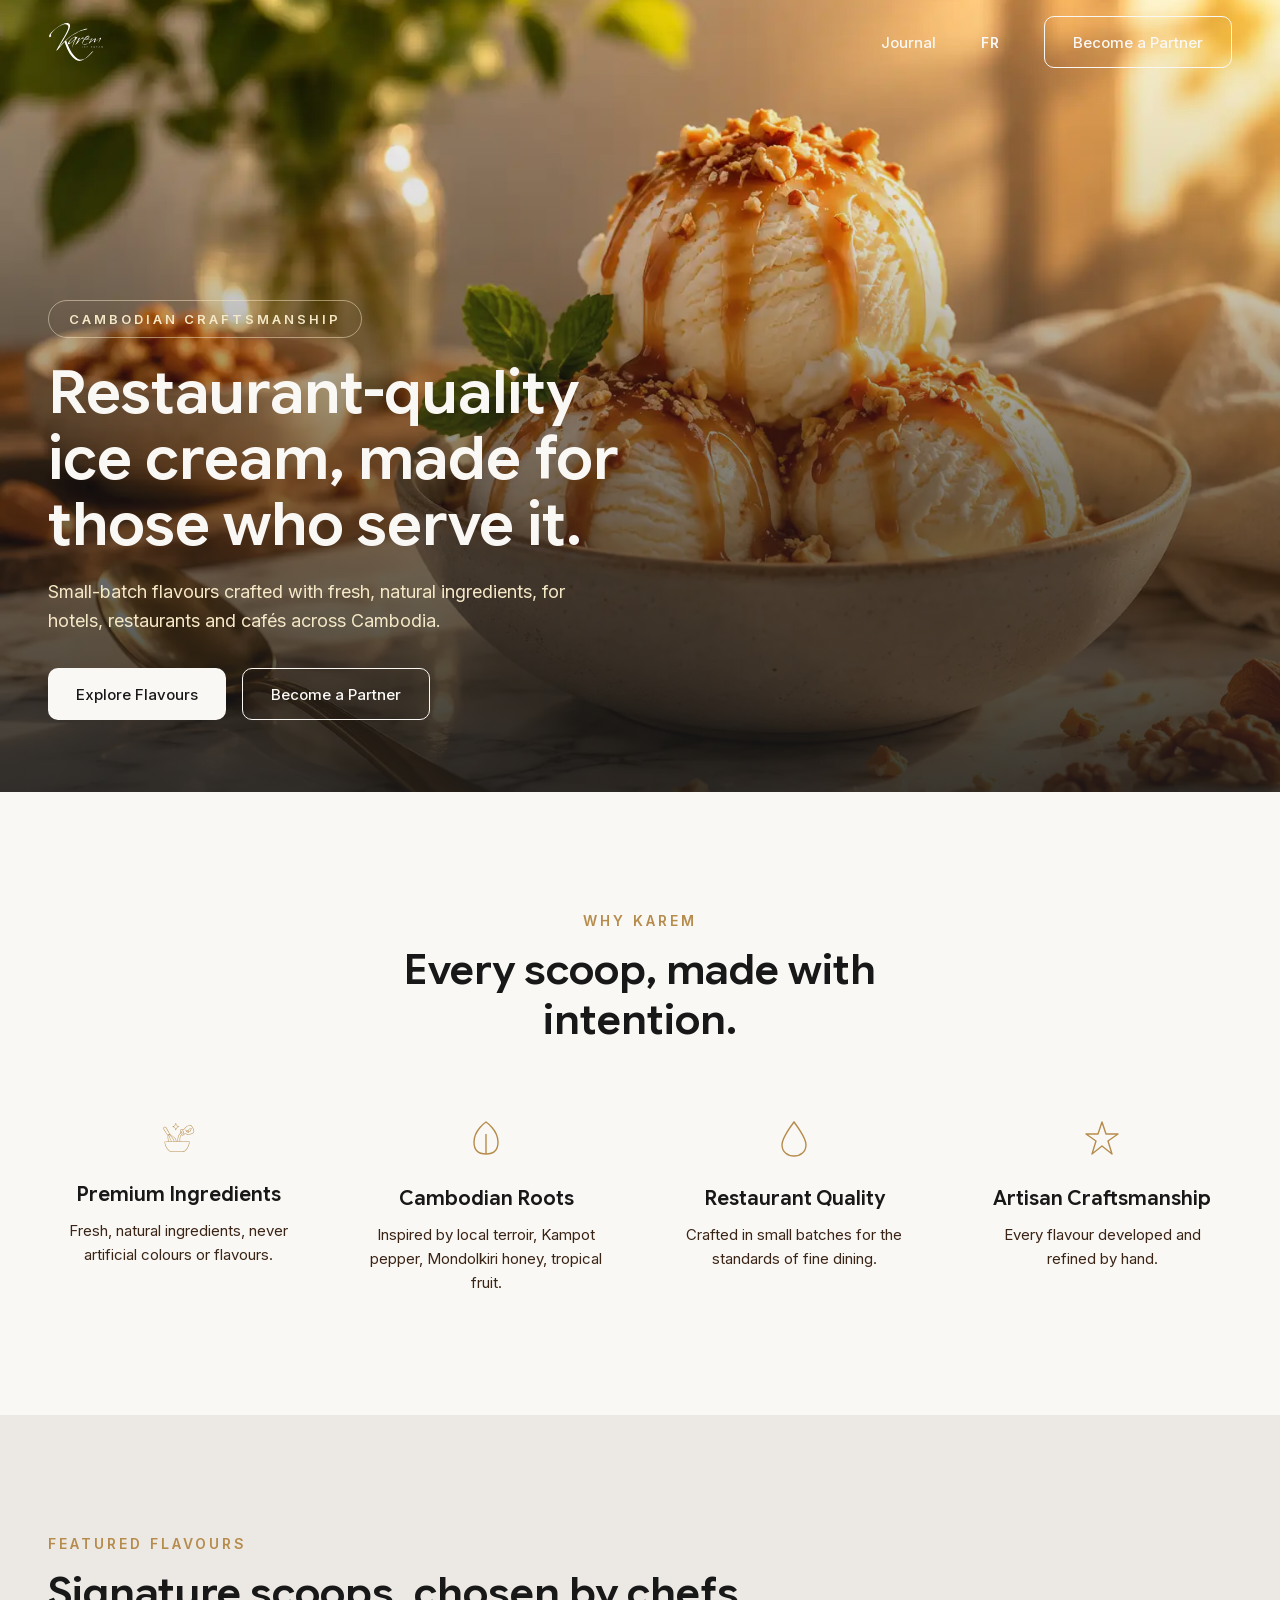
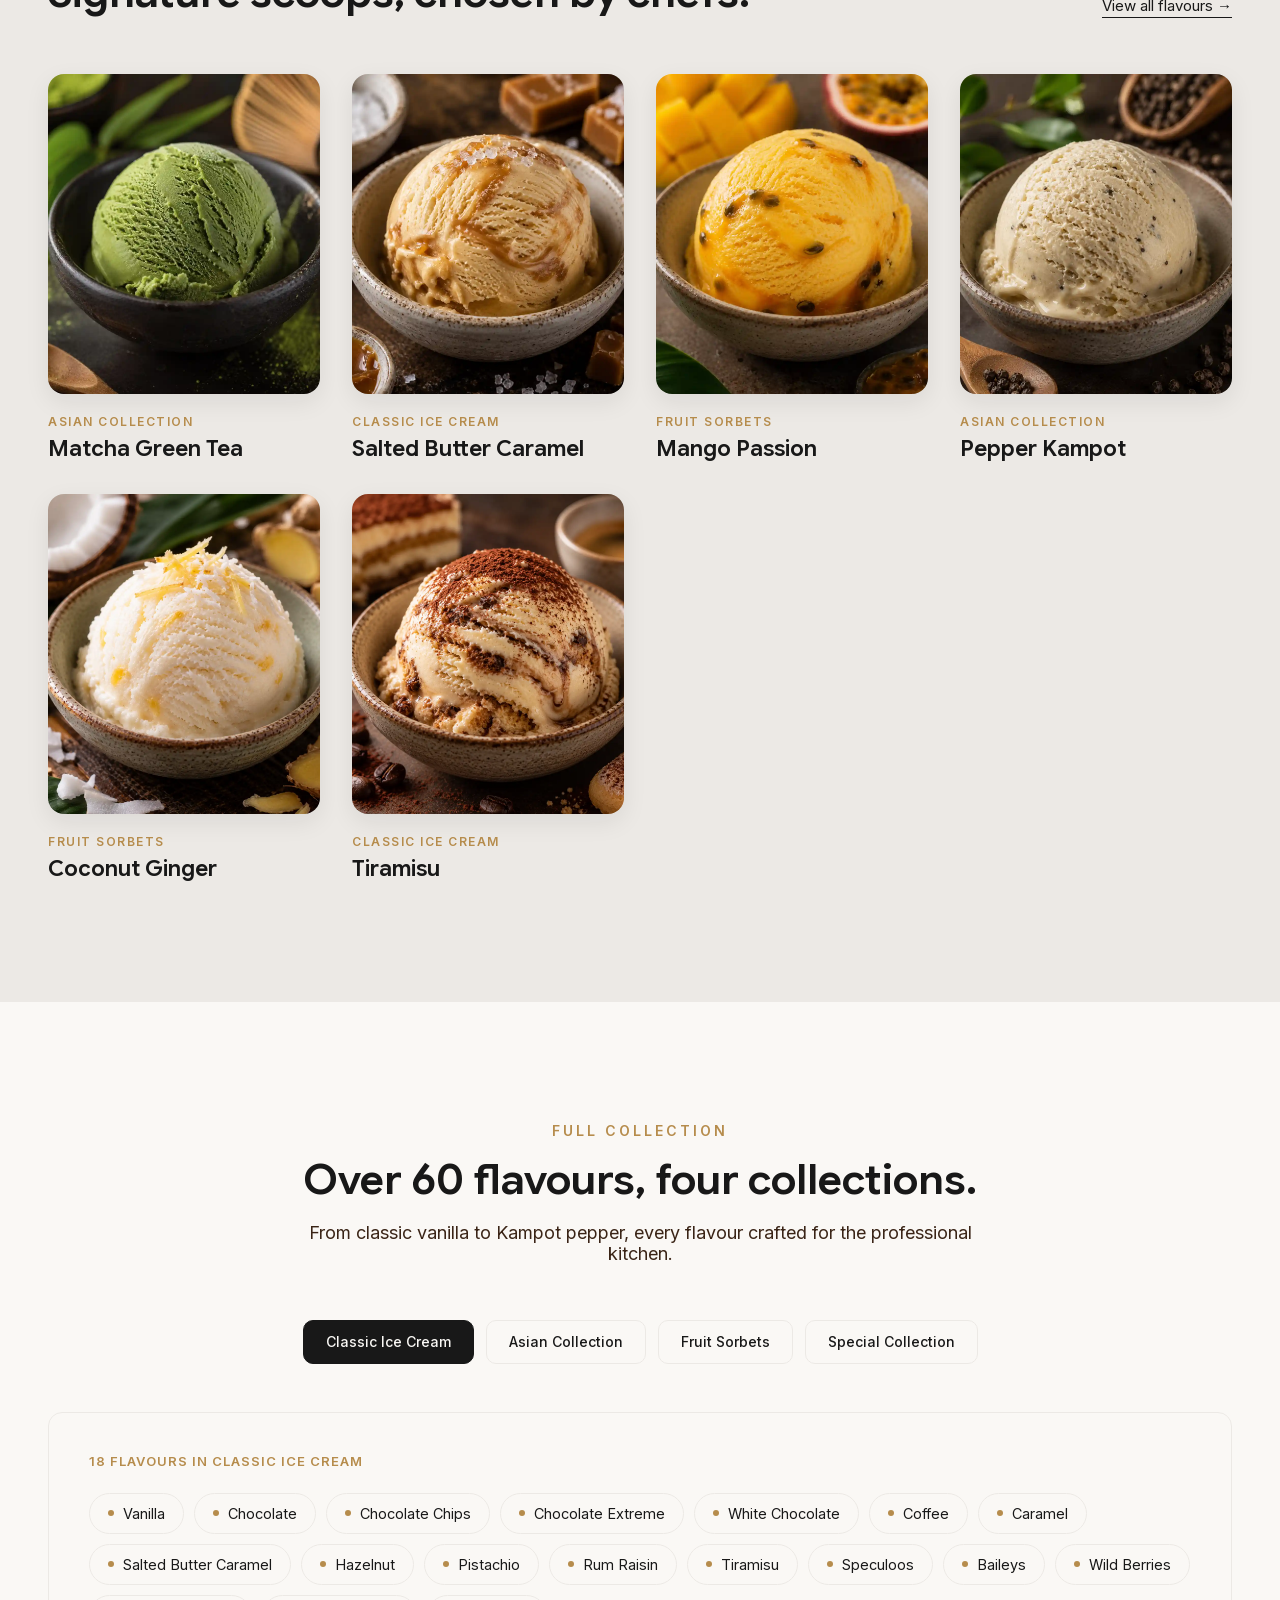
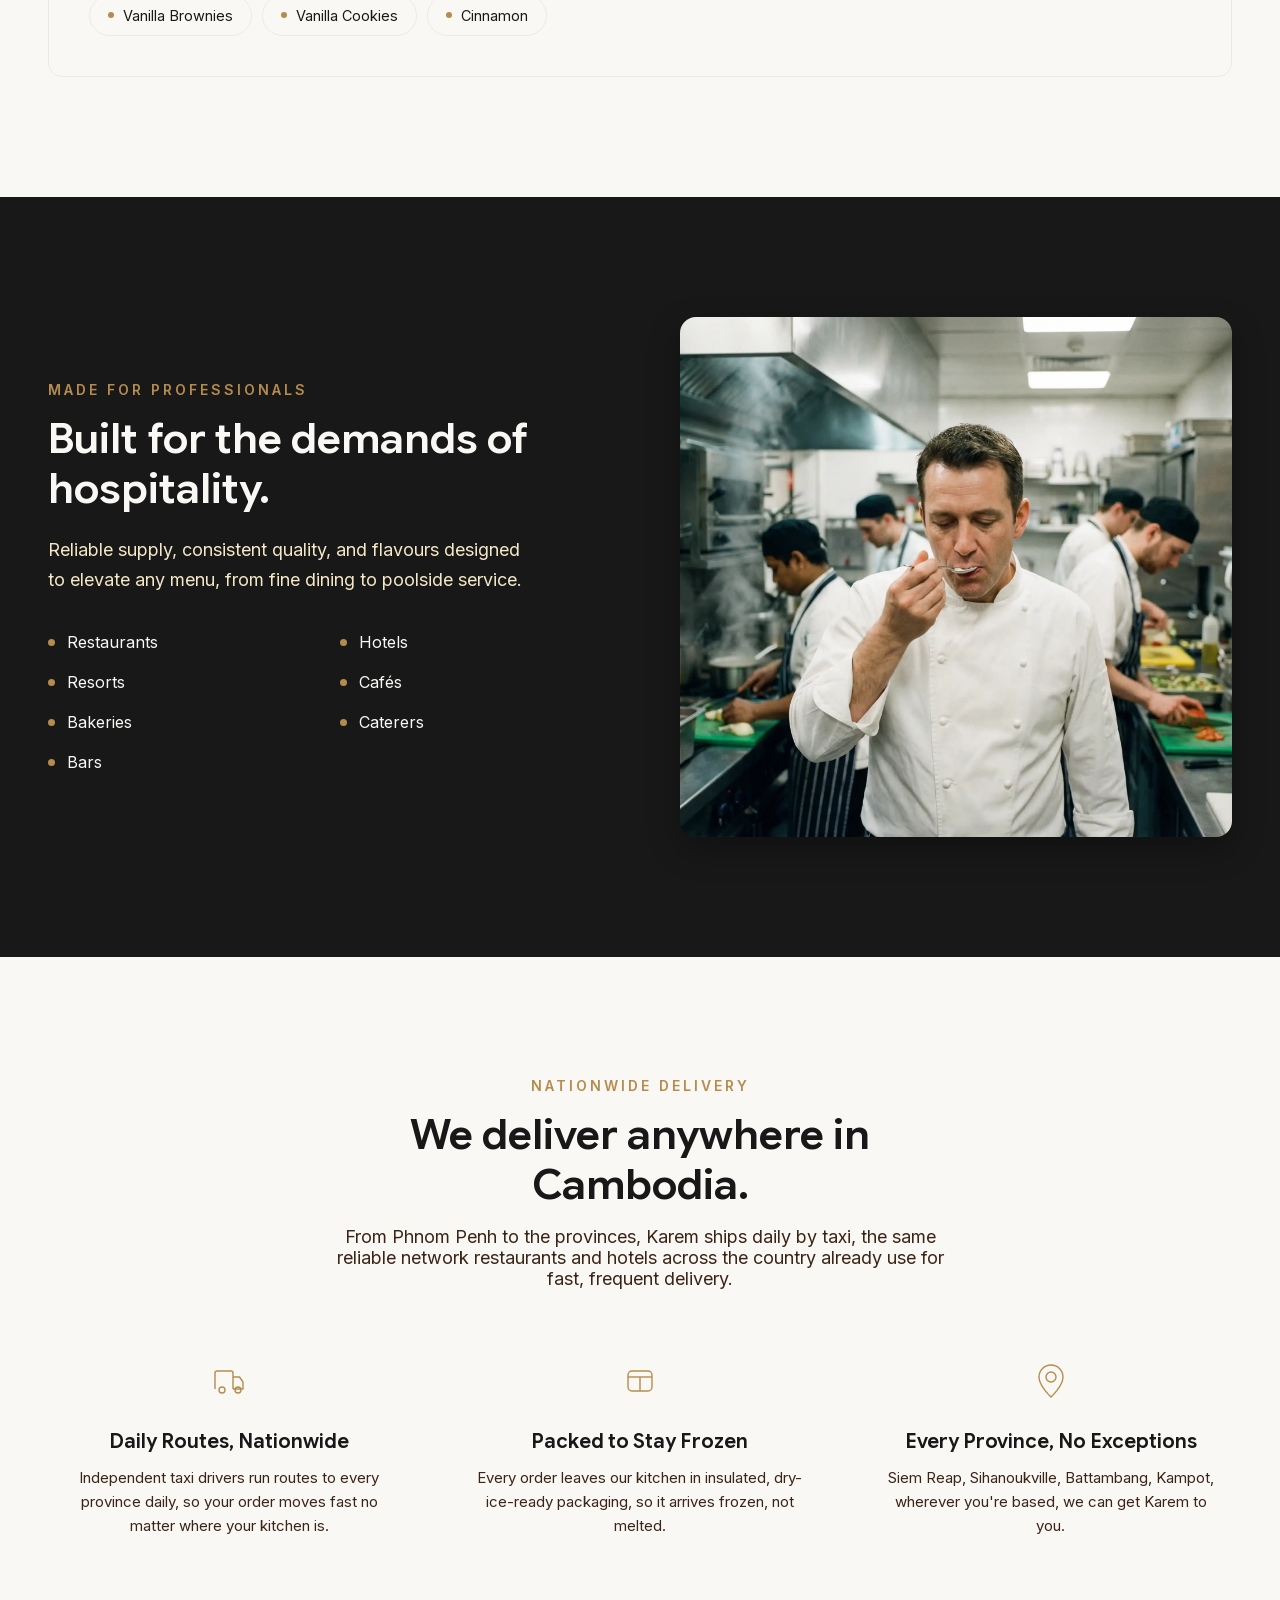
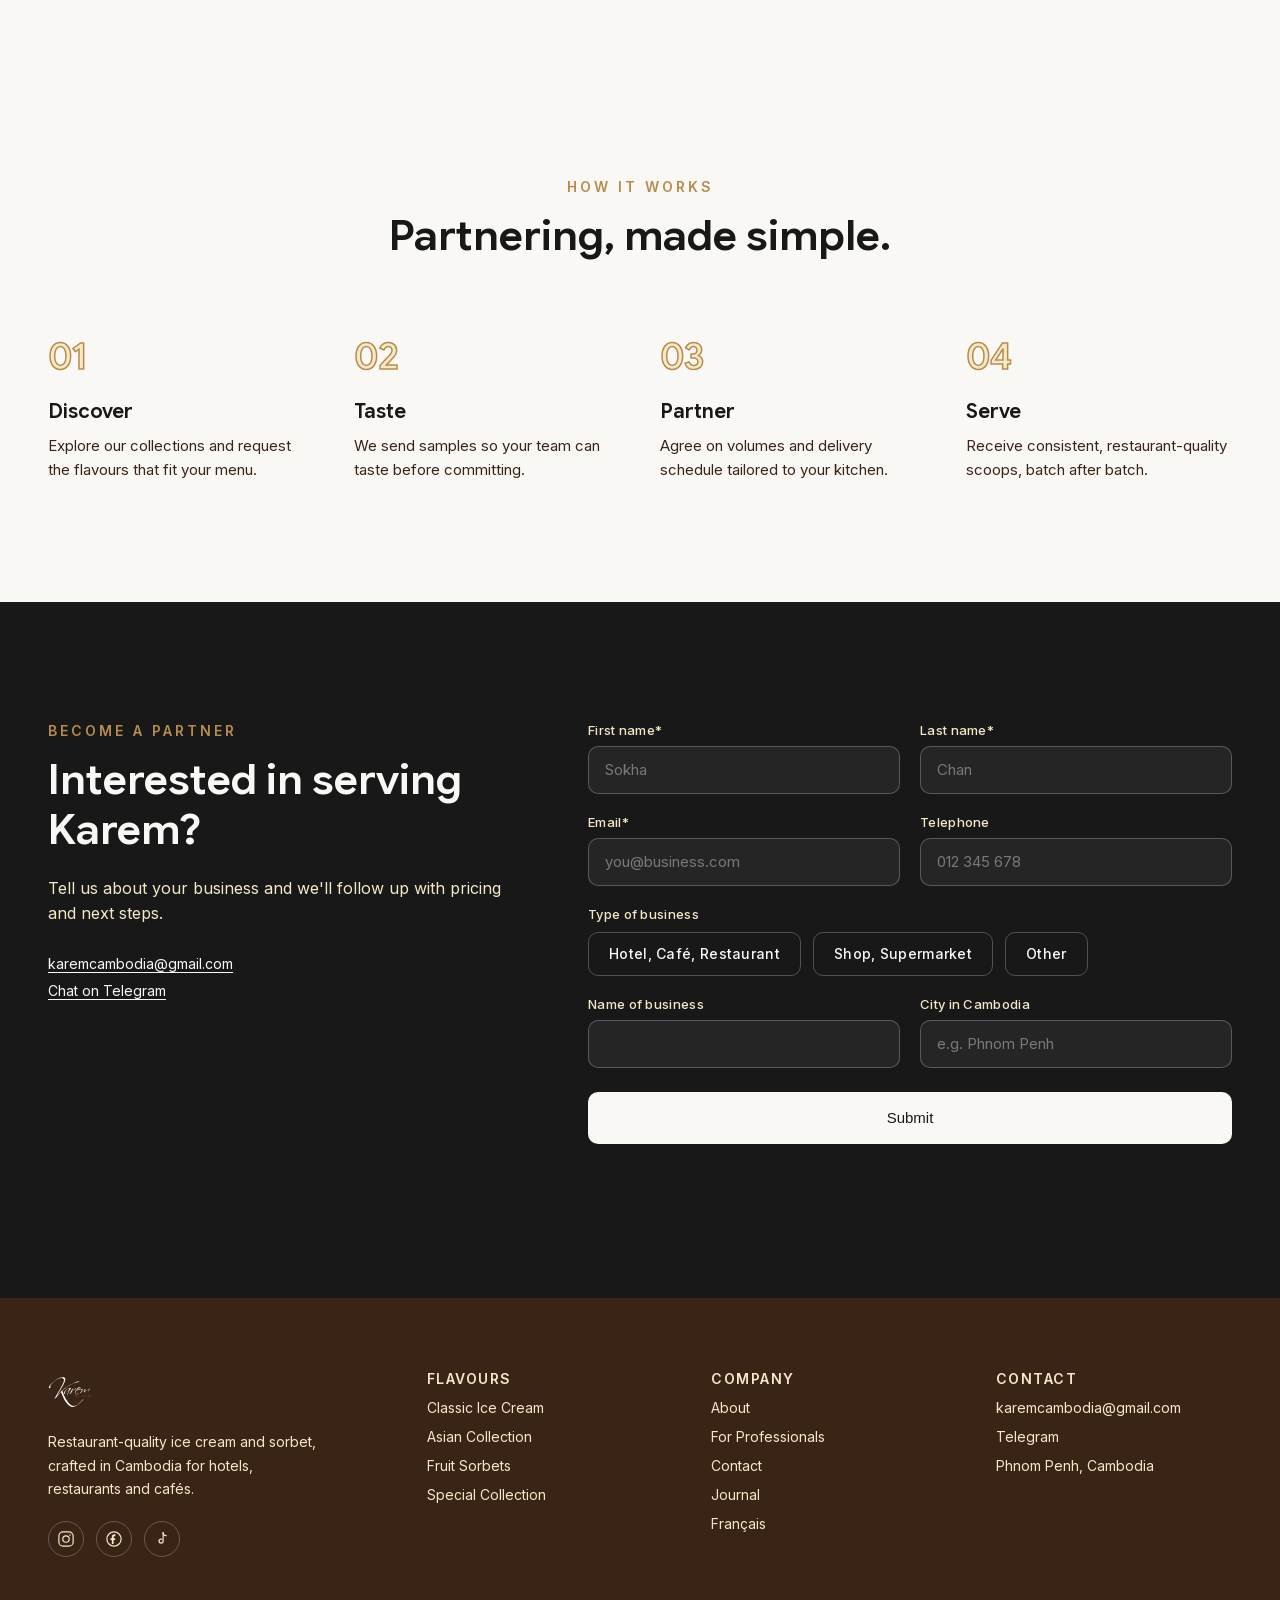
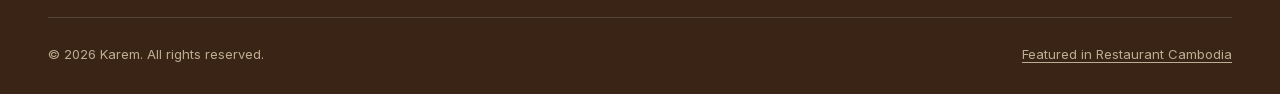
<file: index.html>
<!DOCTYPE html>
<html lang="en">
<head>
<meta charset="UTF-8">
<meta name="viewport" content="width=device-width, initial-scale=1">

<!-- Preload the hero image (set via CSS background, so the browser can't discover it until styles.css loads otherwise) -->
<link rel="preload" as="image" href="assets/images/hero-icecream.webp" fetchpriority="high">

<!-- Google tag (gtag.js) -->
<script async src="https://www.googletagmanager.com/gtag/js?id=G-YHL9MXFKMF"></script>
<script>
  window.dataLayer = window.dataLayer || [];
  function gtag(){dataLayer.push(arguments);}
  gtag('js', new Date());
  gtag('config', 'G-YHL9MXFKMF');
</script>

<!-- Google Search Console verification -->
<!-- TODO: replace with the content value Search Console gives you at search.google.com/search-console -->
<meta name="google-site-verification" content="REPLACE_WITH_YOUR_VERIFICATION_CODE">

<title>Ice Cream in Cambodia: the best since 1999</title>
<meta name="description" content="Indulge in the finest ice cream in Cambodia. Since 1999. Karem is the best in town, serving up irresistible flavors you must try. Experience a taste of pure delight today.">
<meta name="robots" content="index, follow, max-snippet:-1, max-video-preview:-1, max-image-preview:large">
<link rel="canonical" href="https://karem-icecream.com/">
<link rel="alternate" hreflang="en" href="https://karem-icecream.com/">
<link rel="alternate" hreflang="fr" href="https://karem-icecream.com/fr/index.html">
<link rel="alternate" hreflang="x-default" href="https://karem-icecream.com/">
<meta property="og:locale" content="en_US">
<meta property="og:locale:alternate" content="fr_FR">
<meta property="og:type" content="website">
<meta property="og:title" content="Ice Cream in Cambodia: the best since 1999">
<meta property="og:description" content="Indulge in the finest ice cream in Cambodia. Since 1999. Karem is the best in town, serving up irresistible flavors you must try. Experience a taste of pure delight today.">
<meta property="og:url" content="https://karem-icecream.com/">
<meta property="og:site_name" content="karem-icecream.com">
<meta property="og:updated_time" content="2026-05-24T06:17:07+00:00">
<meta property="article:published_time" content="2023-06-06T05:48:26+00:00">
<meta property="article:modified_time" content="2026-05-24T06:17:07+00:00">
<meta name="twitter:card" content="summary_large_image">
<meta name="twitter:title" content="Ice Cream in Cambodia: the best since 1999">
<meta name="twitter:description" content="Indulge in the finest ice cream in Cambodia. Since 1999. Karem is the best in town, serving up irresistible flavors you must try. Experience a taste of pure delight today.">
<meta name="twitter:label1" content="Time to read">
<meta name="twitter:data1" content="1 minute">
<script type="application/ld+json">{"@context":"https://schema.org","@graph":[{"@type":"Organization","@id":"https://karem-icecream.com/#organization","name":"Karem","url":"https://karem-icecream.com/","logo":{"@type":"ImageObject","@id":"https://karem-icecream.com/#logo","url":"https://karem-icecream.com/assets/images/karem-logo.svg","contentUrl":"https://karem-icecream.com/assets/images/karem-logo.svg","caption":"Karem"},"image":{"@id":"https://karem-icecream.com/#logo"},"description":"Wholesale ice cream and sorbet maker supplying hotels, restaurants and cafes across Cambodia, delivered nationwide by taxi.","email":"karemcambodia@gmail.com","telephone":"+855 12 821 176","address":{"@type":"PostalAddress","addressLocality":"Phnom Penh","addressCountry":"KH"},"sameAs":["https://t.me/Frank_Karem","https://www.restaurant-cambodia.com/"]},{"@type":"WebSite","@id":"https://karem-icecream.com/#website","url":"https://karem-icecream.com/","name":"Karem","publisher":{"@id":"https://karem-icecream.com/#organization"},"inLanguage":"en-US"},{"@type":"ImageObject","@id":"https://karem-icecream.com/assets/images/hero-icecream.webp","url":"https://karem-icecream.com/assets/images/hero-icecream.webp","width":"1536","height":"1024","inLanguage":"en-US"},{"@type":"WebPage","@id":"https://karem-icecream.com/#webpage","url":"https://karem-icecream.com/","name":"Ice Cream in Cambodia: the best since 1999","description":"Indulge in the finest ice cream in Cambodia. Since 1999. Karem is the best in town, serving up irresistible flavors you must try. Experience a taste of pure delight today.","isPartOf":{"@id":"https://karem-icecream.com/#website"},"about":{"@id":"https://karem-icecream.com/#organization"},"primaryImageOfPage":{"@id":"https://karem-icecream.com/assets/images/hero-icecream.webp"},"inLanguage":"en-US"}]}</script>
<link rel="icon" href="assets/images/karem-logo.svg" type="image/svg+xml">
<link rel="stylesheet" href="styles.css">
</head>
<body>

<div class="announcement-bar" id="announcement-bar" role="status" hidden>
  <p>Closed for the Water Festival, 22&ndash;25 November &mdash; back to normal service on the 26th.</p>
  <button type="button" class="announcement-bar__close" id="announcement-close" aria-label="Dismiss announcement">&times;</button>
</div>

<a class="skip-link" href="#main">Skip to content</a>

<!-- NAV -->
<header class="site-nav">
  <div class="site-nav__bar">
    <a href="#" class="site-nav__logo" aria-label="Karem home">
      <img src="assets/images/karem-logo.svg" alt="Karem" width="168" height="56">
    </a>
    <div class="site-nav__right">
      <a href="blog/index.html" class="site-nav__link">Journal</a>
      <a href="fr/index.html" class="lang-switch" hreflang="fr" lang="fr" aria-label="Version française">FR</a>
      <a href="#contact" class="btn btn--outline site-nav__cta">Become a Partner</a>
    </div>
  </div>
</header>

<main id="main">

  <!-- HERO -->
  <section id="hero" class="hero">
    <div class="hero__scrim"></div>
    <div class="hero__inner">
      <div class="hero__content">
        <span class="eyebrow eyebrow--pill">Cambodian Craftsmanship</span>
        <h1>Restaurant-quality<br>ice cream, made for<br>those who serve it.</h1>
        <p class="hero__lede">Small-batch flavours crafted with fresh, natural ingredients, for hotels, restaurants and cafés across Cambodia.</p>
        <div class="hero__actions">
          <a href="#flavours" class="btn btn--light">Explore Flavours</a>
          <a href="#contact" class="btn btn--outline">Become a Partner</a>
        </div>
      </div>
    </div>
  </section>

  <!-- WHY KAREM -->
  <section id="why" class="section">
    <div class="section__head" data-reveal>
      <span class="eyebrow">Why Karem</span>
      <h2>Every scoop, made with intention.</h2>
    </div>
    <div class="why-grid" data-reveal-group>
      <div class="why-item">
        <img src="assets/images/best_ingredient.svg" width="40" height="40" alt="" aria-hidden="true">
        <h3>Premium Ingredients</h3>
        <p>Fresh, natural ingredients, never artificial colours or flavours.</p>
      </div>
      <div class="why-item">
        <svg width="40" height="40" viewBox="0 0 40 40" fill="none" aria-hidden="true"><path d="M20 4C20 4 8 12 8 24C8 32.8 13.4 36 20 36C26.6 36 32 32.8 32 24C32 12 20 4 20 4Z" stroke="#B68C4C" stroke-width="1.4"></path><path d="M20 36V16" stroke="#B68C4C" stroke-width="1.4"></path></svg>
        <h3>Cambodian Roots</h3>
        <p>Inspired by local terroir, Kampot pepper, Mondolkiri honey, tropical fruit.</p>
      </div>
      <div class="why-item">
        <svg width="40" height="40" viewBox="0 0 40 40" fill="none" aria-hidden="true"><path d="M20 4C20 4 8 20 8 27C8 33.6 13.4 38 20 38C26.6 38 32 33.6 32 27C32 20 20 4 20 4Z" stroke="#B68C4C" stroke-width="1.4"></path></svg>
        <h3>Restaurant Quality</h3>
        <p>Crafted in small batches for the standards of fine dining.</p>
      </div>
      <div class="why-item">
        <svg width="40" height="40" viewBox="0 0 40 40" fill="none" aria-hidden="true"><path d="M20 4L24 16H36L26 23L30 36L20 28L10 36L14 23L4 16H16Z" stroke="#B68C4C" stroke-width="1.4" stroke-linejoin="round"></path></svg>
        <h3>Artisan Craftsmanship</h3>
        <p>Every flavour developed and refined by hand.</p>
      </div>
    </div>
  </section>

  <!-- FEATURED FLAVOURS -->
  <section id="flavours" class="section section--band">
    <div class="section__inner">
      <div class="section__head section__head--row" data-reveal>
        <div>
          <span class="eyebrow">Featured Flavours</span>
          <h2>Signature scoops, chosen by chefs.</h2>
        </div>
        <a href="#categories" class="link-arrow">View all flavours →</a>
      </div>
      <div class="flavour-grid" data-reveal-group>
        <article class="flavour-card">
          <div class="flavour-card__swatch flavour-card__swatch--photo">
            <img src="assets/images/matcha.webp" alt="Matcha Green Tea ice cream scoop, close-up macro shot" loading="lazy" width="1254" height="1254">
          </div>
          <div class="flavour-card__category">Asian Collection</div>
          <h3>Matcha Green Tea</h3>
        </article>
        <article class="flavour-card">
          <div class="flavour-card__swatch flavour-card__swatch--photo">
            <img src="assets/images/caramel.webp" alt="Salted Butter Caramel ice cream scoop, close-up macro shot" loading="lazy" width="1254" height="1254">
          </div>
          <div class="flavour-card__category">Classic Ice Cream</div>
          <h3>Salted Butter Caramel</h3>
        </article>
        <article class="flavour-card">
          <div class="flavour-card__swatch flavour-card__swatch--photo">
            <img src="assets/images/passionmango.webp" alt="Mango Passion ice cream scoop, close-up macro shot" loading="lazy" width="1254" height="1254">
          </div>
          <div class="flavour-card__category">Fruit Sorbets</div>
          <h3>Mango Passion</h3>
        </article>
        <article class="flavour-card">
          <div class="flavour-card__swatch flavour-card__swatch--photo">
            <img src="assets/images/pepperKampot.webp" alt="Pepper Kampot ice cream scoop, close-up macro shot" loading="lazy" width="1254" height="1254">
          </div>
          <div class="flavour-card__category">Asian Collection</div>
          <h3>Pepper Kampot</h3>
        </article>
        <article class="flavour-card">
          <div class="flavour-card__swatch flavour-card__swatch--photo">
            <img src="assets/images/Coconut_Ginger_Sorbet.webp" alt="Coconut Ginger sorbet scoop, close-up macro shot" loading="lazy" width="1254" height="1254">
          </div>
          <div class="flavour-card__category">Fruit Sorbets</div>
          <h3>Coconut Ginger</h3>
        </article>
        <article class="flavour-card">
          <div class="flavour-card__swatch flavour-card__swatch--photo">
            <img src="assets/images/Tiramisu_Ice_Cream.webp" alt="Tiramisu ice cream scoop, close-up macro shot" loading="lazy" width="1254" height="1254">
          </div>
          <div class="flavour-card__category">Classic Ice Cream</div>
          <h3>Tiramisu</h3>
        </article>
      </div>
    </div>
  </section>

  <!-- CATEGORIES / FILTER -->
  <section id="categories" class="section">
    <div class="section__head section__head--center" data-reveal>
      <span class="eyebrow">Full Collection</span>
      <h2>Over 60 flavours, four collections.</h2>
      <p class="section__lede">From classic vanilla to Kampot pepper, every flavour crafted for the professional kitchen.</p>
    </div>

    <div class="category-tabs" id="category-tabs" role="tablist" aria-label="Flavour collections" data-reveal></div>

    <div class="flavour-panel" data-reveal>
      <div class="flavour-panel__count" id="flavour-count" role="tabpanel" aria-live="polite"></div>
      <div class="flavour-list" id="flavour-list"></div>
    </div>
  </section>

  <!-- MADE FOR PROFESSIONALS -->
  <section id="professionals" class="section section--dark">
    <div class="section__inner professionals-grid" data-reveal-group>
      <div>
        <span class="eyebrow">Made for Professionals</span>
        <h2>Built for the demands of hospitality.</h2>
        <p class="professionals-lede">Reliable supply, consistent quality, and flavours designed to elevate any menu, from fine dining to poolside service.</p>
        <div class="professionals-list">
          <div><span class="dot"></span>Restaurants</div>
          <div><span class="dot"></span>Hotels</div>
          <div><span class="dot"></span>Resorts</div>
          <div><span class="dot"></span>Cafés</div>
          <div><span class="dot"></span>Bakeries</div>
          <div><span class="dot"></span>Caterers</div>
          <div><span class="dot"></span>Bars</div>
        </div>
      </div>
      <div class="professionals-photo">
        <img src="assets/images/homepage-hero-karem.webp" alt="Chef tasting a dish in a professional restaurant kitchen" loading="lazy" width="2400" height="1792">
      </div>
    </div>
  </section>

  <!-- NATIONWIDE DELIVERY -->
  <section id="delivery" class="section">
    <div class="section__head" data-reveal>
      <span class="eyebrow">Nationwide Delivery</span>
      <h2>We deliver anywhere in Cambodia.</h2>
      <p class="section__lede">From Phnom Penh to the provinces, Karem ships daily by taxi, the same reliable network restaurants and hotels across the country already use for fast, frequent delivery.</p>
    </div>
    <div class="why-grid" data-reveal-group>
      <div class="why-item">
        <svg width="40" height="40" viewBox="0 0 40 40" fill="none" aria-hidden="true"><path d="M6 28V12C6 10.9 6.9 10 8 10H22C23.1 10 24 10.9 24 12V28" stroke="#B68C4C" stroke-width="1.4"></path><path d="M24 16H30.5L34 21V28H24" stroke="#B68C4C" stroke-width="1.4" stroke-linejoin="round"></path><circle cx="13" cy="29" r="3" stroke="#B68C4C" stroke-width="1.4"></circle><circle cx="29" cy="29" r="3" stroke="#B68C4C" stroke-width="1.4"></circle></svg>
        <h3>Daily Routes, Nationwide</h3>
        <p>Independent taxi drivers run routes to every province daily, so your order moves fast no matter where your kitchen is.</p>
      </div>
      <div class="why-item">
        <svg width="40" height="40" viewBox="0 0 40 40" fill="none" aria-hidden="true"><path d="M8 14C8 11.8 9.8 10 12 10H28C30.2 10 32 11.8 32 14V26C32 28.2 30.2 30 28 30H12C9.8 30 8 28.2 8 26V14Z" stroke="#B68C4C" stroke-width="1.4"></path><path d="M8 16H32" stroke="#B68C4C" stroke-width="1.4"></path><path d="M20 16V30" stroke="#B68C4C" stroke-width="1.4"></path></svg>
        <h3>Packed to Stay Frozen</h3>
        <p>Every order leaves our kitchen in insulated, dry-ice-ready packaging, so it arrives frozen, not melted.</p>
      </div>
      <div class="why-item">
        <svg width="40" height="40" viewBox="0 0 40 40" fill="none" aria-hidden="true"><path d="M20 4C13.4 4 8 9.4 8 16C8 25 20 36 20 36C20 36 32 25 32 16C32 9.4 26.6 4 20 4Z" stroke="#B68C4C" stroke-width="1.4"></path><circle cx="20" cy="16" r="5" stroke="#B68C4C" stroke-width="1.4"></circle></svg>
        <h3>Every Province, No Exceptions</h3>
        <p>Siem Reap, Sihanoukville, Battambang, Kampot, wherever you're based, we can get Karem to you.</p>
      </div>
    </div>
  </section>

  <!-- HOW IT WORKS -->
  <section id="how" class="section">
    <div class="section__head" data-reveal>
      <span class="eyebrow">How It Works</span>
      <h2>Partnering, made simple.</h2>
    </div>
    <div class="steps-grid" data-reveal-group>
      <div class="step">
        <div class="step__num">01</div>
        <h3>Discover</h3>
        <p>Explore our collections and request the flavours that fit your menu.</p>
      </div>
      <div class="step">
        <div class="step__num">02</div>
        <h3>Taste</h3>
        <p>We send samples so your team can taste before committing.</p>
      </div>
      <div class="step">
        <div class="step__num">03</div>
        <h3>Partner</h3>
        <p>Agree on volumes and delivery schedule tailored to your kitchen.</p>
      </div>
      <div class="step">
        <div class="step__num">04</div>
        <h3>Serve</h3>
        <p>Receive consistent, restaurant-quality scoops, batch after batch.</p>
      </div>
    </div>
  </section>

  <!-- CTA / SIGNUP -->
  <section id="contact" class="section section--dark section--signup">
    <div class="form-wrap" data-reveal-group>
      <div class="form-intro">
        <span class="eyebrow">Become a Partner</span>
        <h2>Interested in serving Karem?</h2>
        <p>Tell us about your business and we'll follow up with pricing and next steps.</p>
        <div class="form-alt-contact">
          <a href="mailto:karemcambodia@gmail.com">karemcambodia@gmail.com</a>
          <a href="https://t.me/Frank_Karem" target="_blank" rel="noopener">Chat on Telegram</a>
        </div>
      </div>

      <form class="signup-form" id="signup-form" novalidate>
        <div class="form-row">
          <div class="form-field">
            <label for="f-fname">First name*</label>
            <input type="text" id="f-fname" name="firstName" autocomplete="given-name" placeholder="Sokha" required>
          </div>
          <div class="form-field">
            <label for="f-lname">Last name*</label>
            <input type="text" id="f-lname" name="lastName" autocomplete="family-name" placeholder="Chan" required>
          </div>
        </div>

        <div class="form-row">
          <div class="form-field">
            <label for="f-email">Email*</label>
            <input type="email" id="f-email" name="email" autocomplete="email" placeholder="you@business.com" required>
          </div>
          <div class="form-field">
            <label for="f-phone">Telephone</label>
            <input type="tel" id="f-phone" name="phone" autocomplete="tel" placeholder="012 345 678">
          </div>
        </div>

        <fieldset class="form-field">
          <legend>Type of business</legend>
          <div class="form-radio-group">
            <label class="form-radio">
              <input type="radio" name="businessType" value="Hotel, Café, Restaurant">
              <span>Hotel, Café, Restaurant</span>
            </label>
            <label class="form-radio">
              <input type="radio" name="businessType" value="Shop, Supermarket">
              <span>Shop, Supermarket</span>
            </label>
            <label class="form-radio">
              <input type="radio" name="businessType" value="Other">
              <span>Other</span>
            </label>
          </div>
        </fieldset>

        <div class="form-row">
          <div class="form-field">
            <label for="f-business">Name of business</label>
            <input type="text" id="f-business" name="businessName" autocomplete="organization">
          </div>
          <div class="form-field">
            <label for="f-city">City in Cambodia</label>
            <input type="text" id="f-city" name="city" autocomplete="address-level2" placeholder="e.g. Phnom Penh">
          </div>
        </div>

        <button type="submit" class="btn btn--light form-submit">Submit</button>
        <p class="form-status" id="form-status" role="status" aria-live="polite"></p>
      </form>
    </div>
  </section>

</main>

<!-- FOOTER -->
<footer class="site-footer">
  <div class="site-footer__grid">
    <div class="site-footer__about">
      <img src="assets/images/karem-logo.svg" alt="Karem" width="132" height="44" class="site-footer__logo">
      <p>Restaurant-quality ice cream and sorbet, crafted in Cambodia for hotels, restaurants and cafés.</p>
      <div class="site-footer__social">
        <a href="https://www.instagram.com/karem_cambodia/" target="_blank" rel="noopener" aria-label="Karem on Instagram">
          <svg viewBox="0 0 24 24" fill="none" aria-hidden="true"><rect x="2.5" y="2.5" width="19" height="19" rx="5.5" stroke="currentColor" stroke-width="1.6"></rect><circle cx="12" cy="12" r="4.3" stroke="currentColor" stroke-width="1.6"></circle><circle cx="17.3" cy="6.7" r="1.1" fill="currentColor"></circle></svg>
        </a>
        <a href="https://www.facebook.com/icecreamkarem/" target="_blank" rel="noopener" aria-label="Karem on Facebook">
          <svg viewBox="0 0 24 24" fill="none" aria-hidden="true"><circle cx="12" cy="12" r="9.5" stroke="currentColor" stroke-width="1.6"></circle><path d="M13.8 8.3H12.4C11.9 8.3 11.5 8.7 11.5 9.2V11H13.8L13.5 13.3H11.5V18.5H9.1V13.3H7.3V11H9.1V9C9.1 7.1 10.4 5.6 12.3 5.6H13.8V8.3Z" fill="currentColor"></path></svg>
        </a>
        <a href="https://www.tiktok.com/@karem.ice.cream?lang=en" target="_blank" rel="noopener" aria-label="Karem on TikTok">
          <svg viewBox="0 0 24 24" fill="none" aria-hidden="true"><path d="M13.5 3.5V14.8C13.5 16.3 12.3 17.5 10.8 17.5C9.3 17.5 8.1 16.3 8.1 14.8C8.1 13.3 9.3 12.1 10.8 12.1C11.1 12.1 11.4 12.15 11.65 12.25" stroke="currentColor" stroke-width="1.6" stroke-linecap="round"></path><path d="M13.5 3.5C13.5 5.7 15.3 7.5 17.5 7.5" stroke="currentColor" stroke-width="1.6" stroke-linecap="round"></path></svg>
        </a>
      </div>
    </div>
    <div>
      <div class="site-footer__heading">Flavours</div>
      <div>Classic Ice Cream</div>
      <div>Asian Collection</div>
      <div>Fruit Sorbets</div>
      <div>Special Collection</div>
    </div>
    <div>
      <div class="site-footer__heading">Company</div>
      <div>About</div>
      <div>For Professionals</div>
      <div>Contact</div>
      <div><a href="blog/index.html">Journal</a></div>
      <div><a href="fr/index.html" hreflang="fr" lang="fr">Français</a></div>
    </div>
    <div>
      <div class="site-footer__heading">Contact</div>
      <div><a href="mailto:karemcambodia@gmail.com">karemcambodia@gmail.com</a></div>
      <div><a href="https://t.me/Frank_Karem" target="_blank" rel="noopener">Telegram</a></div>
      <div>Phnom Penh, Cambodia</div>
    </div>
  </div>
  <div class="site-footer__bottom">
    <span>© 2026 Karem. All rights reserved.</span>
    <a href="https://www.restaurant-cambodia.com/" target="_blank" rel="noopener">Featured in Restaurant Cambodia</a>
  </div>
</footer>

<script src="banner.js"></script>
<script src="script.js"></script>
</body>
</html>
</file>
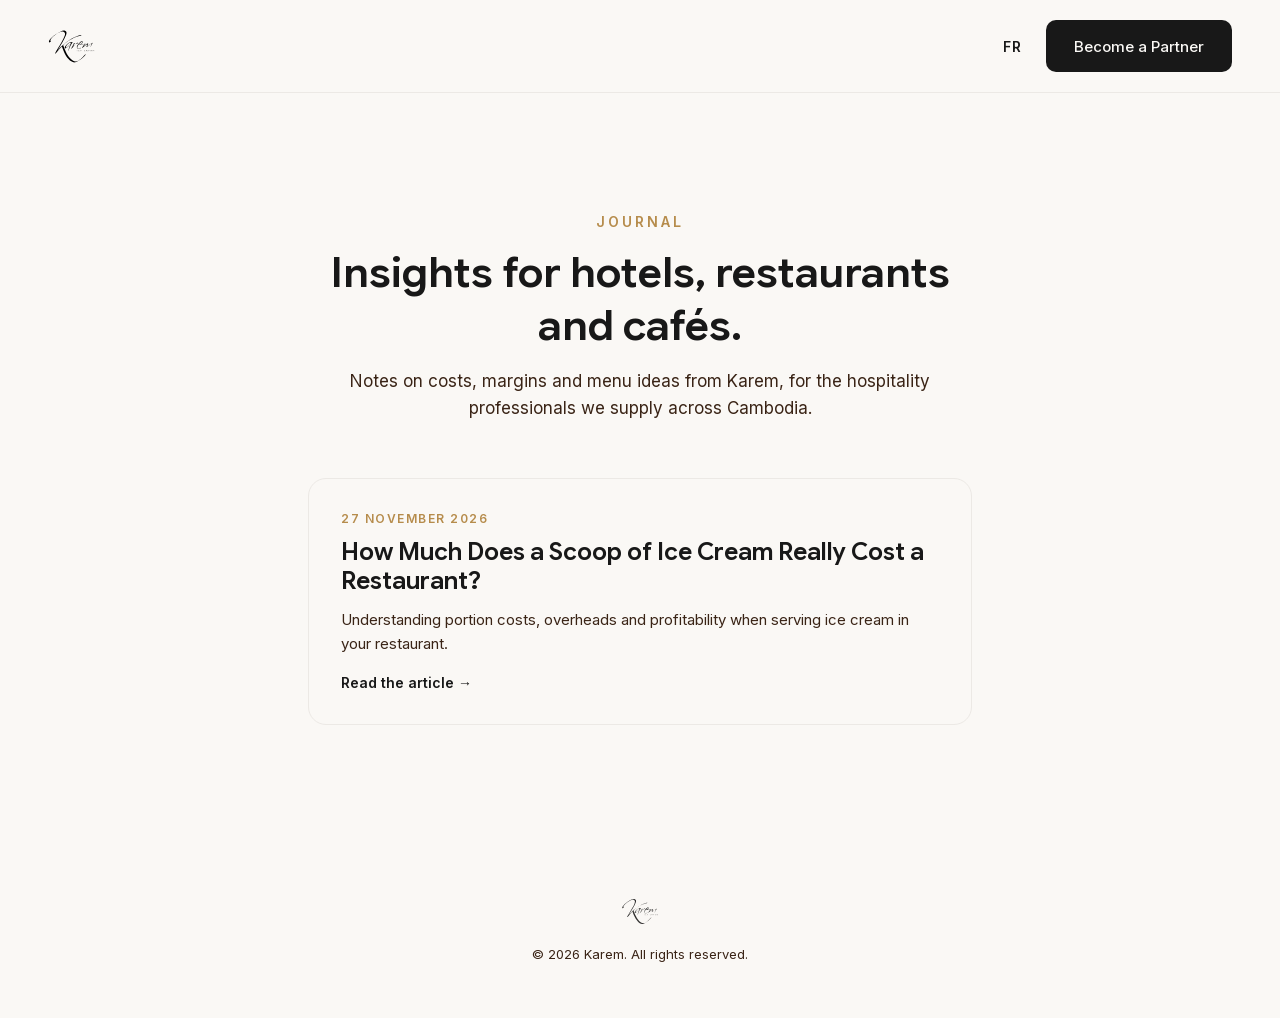
<file: blog/index.html>
<!DOCTYPE html>
<html lang="en">
<head>
<meta charset="UTF-8">
<meta name="viewport" content="width=device-width, initial-scale=1">

<!-- Google tag (gtag.js) -->
<script async src="https://www.googletagmanager.com/gtag/js?id=G-YHL9MXFKMF"></script>
<script>
  window.dataLayer = window.dataLayer || [];
  function gtag(){dataLayer.push(arguments);}
  gtag('js', new Date());
  gtag('config', 'G-YHL9MXFKMF');
</script>

<title>Journal — Karem</title>
<meta name="description" content="Insights for restaurants, hotels and cafés on serving great ice cream in Cambodia: costs, margins and menu ideas from Karem.">
<meta name="robots" content="index, follow, max-snippet:-1, max-video-preview:-1, max-image-preview:large">
<link rel="canonical" href="https://karem-icecream.com/blog/index.html">
<link rel="alternate" hreflang="en" href="https://karem-icecream.com/blog/index.html">
<link rel="alternate" hreflang="fr" href="https://karem-icecream.com/fr/blog/index.html">
<link rel="alternate" hreflang="x-default" href="https://karem-icecream.com/blog/index.html">
<meta property="og:locale" content="en_US">
<meta property="og:locale:alternate" content="fr_FR">
<meta property="og:type" content="website">
<meta property="og:title" content="Journal — Karem">
<meta property="og:description" content="Insights for restaurants, hotels and cafés on serving great ice cream in Cambodia: costs, margins and menu ideas from Karem.">
<meta property="og:url" content="https://karem-icecream.com/blog/index.html">
<meta property="og:site_name" content="karem-icecream.com">
<link rel="icon" href="../assets/images/karem-logo.svg" type="image/svg+xml">
<link rel="stylesheet" href="../styles.css">
<link rel="stylesheet" href="blog.css">
</head>
<body class="blog-page">

<a class="skip-link" href="#main">Skip to content</a>

<header class="blog-header">
  <div class="blog-header__bar">
    <a href="../index.html" class="blog-header__logo" aria-label="Karem home">
      <img src="../assets/images/karem-logo.svg" alt="Karem" width="140" height="47">
    </a>
    <div class="blog-header__right">
      <a href="../fr/blog/index.html" class="lang-switch" hreflang="fr" lang="fr" aria-label="Version française">FR</a>
      <a href="../index.html#contact" class="btn btn--dark">Become a Partner</a>
    </div>
  </div>
</header>

<main id="main" class="blog-main">
  <div class="blog-intro">
    <span class="eyebrow">Journal</span>
    <h1>Insights for hotels, restaurants and cafés.</h1>
    <p>Notes on costs, margins and menu ideas from Karem, for the hospitality professionals we supply across Cambodia.</p>
  </div>

  <div class="blog-list">
    <a href="ice-cream-cost-per-scoop-restaurant.html" class="blog-card">
      <span class="blog-card__meta">27 November 2026</span>
      <h2>How Much Does a Scoop of Ice Cream Really Cost a Restaurant?</h2>
      <p>Understanding portion costs, overheads and profitability when serving ice cream in your restaurant.</p>
      <span class="blog-card__link">Read the article &rarr;</span>
    </a>
  </div>
</main>

<footer class="blog-footer">
  <img src="../assets/images/karem-logo.svg" alt="Karem" width="110" height="37">
  <p>© 2026 Karem. All rights reserved.</p>
</footer>

</body>
</html>
</file>
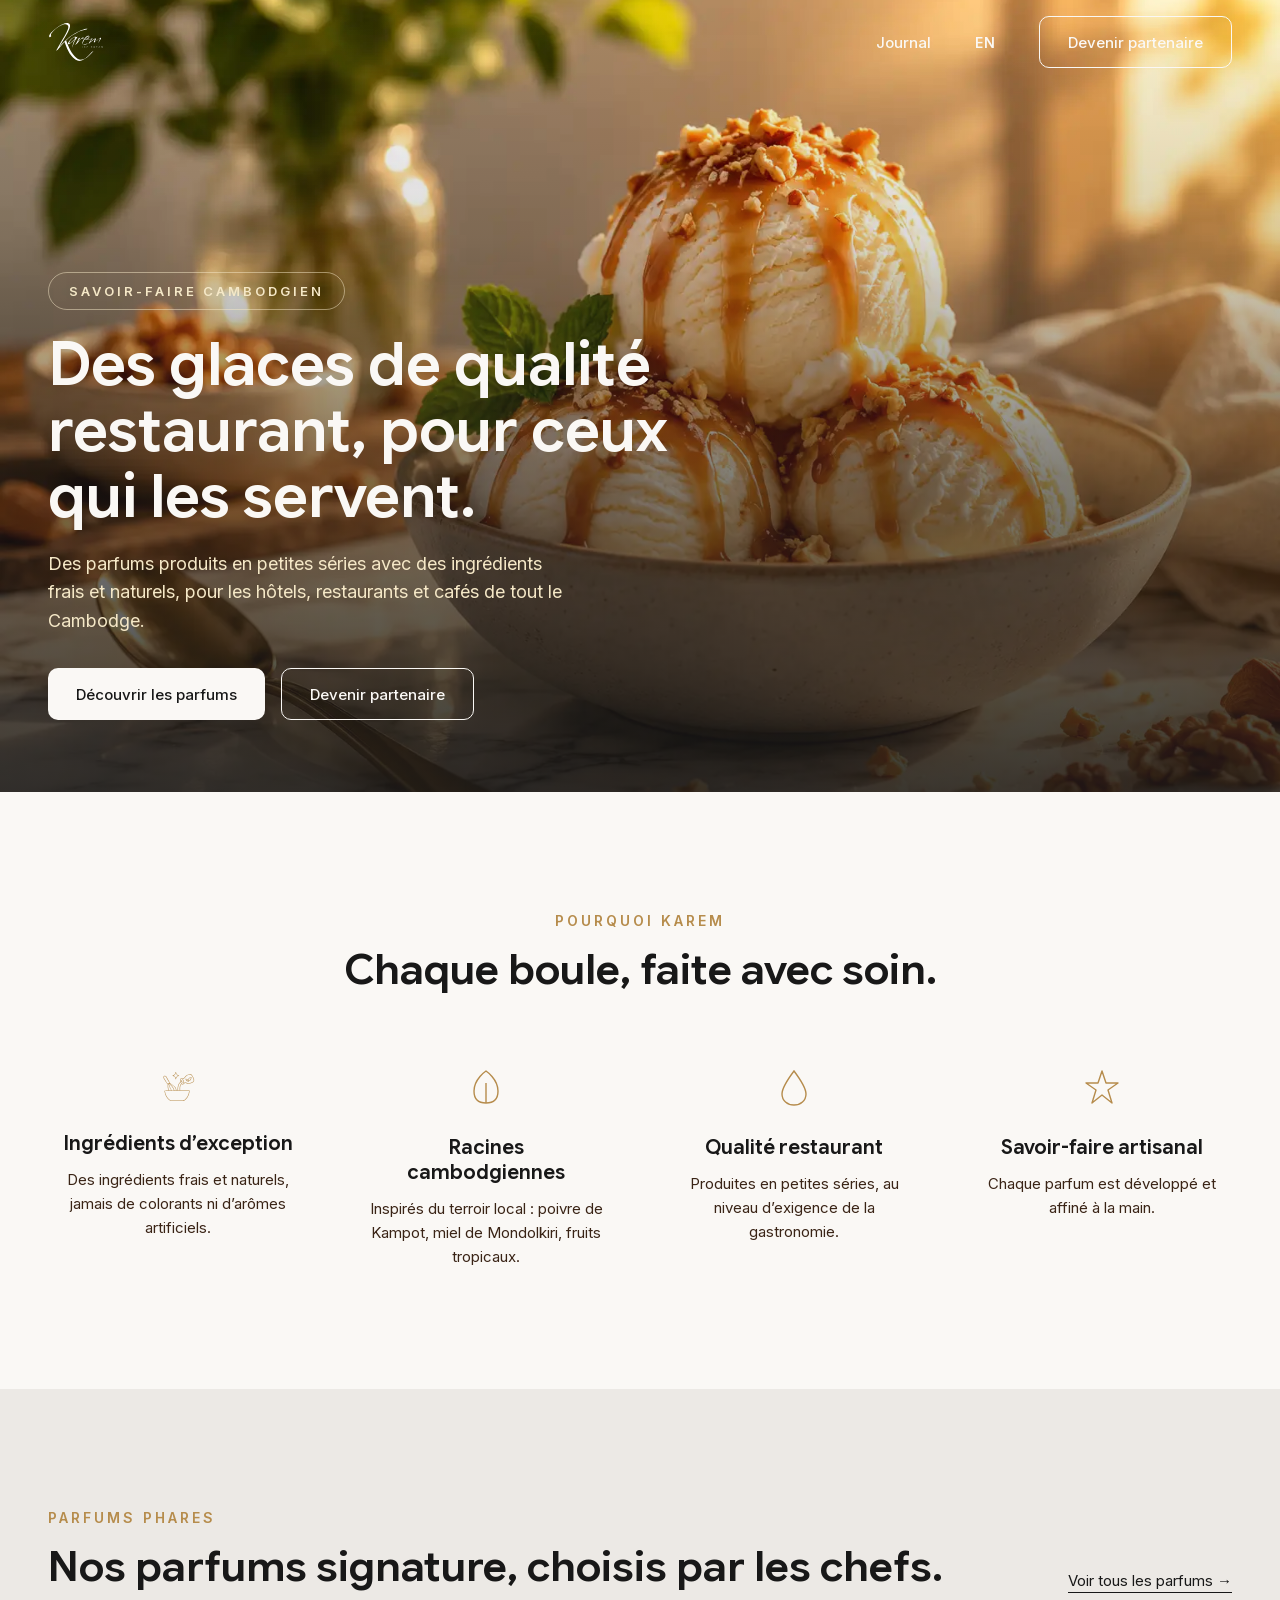
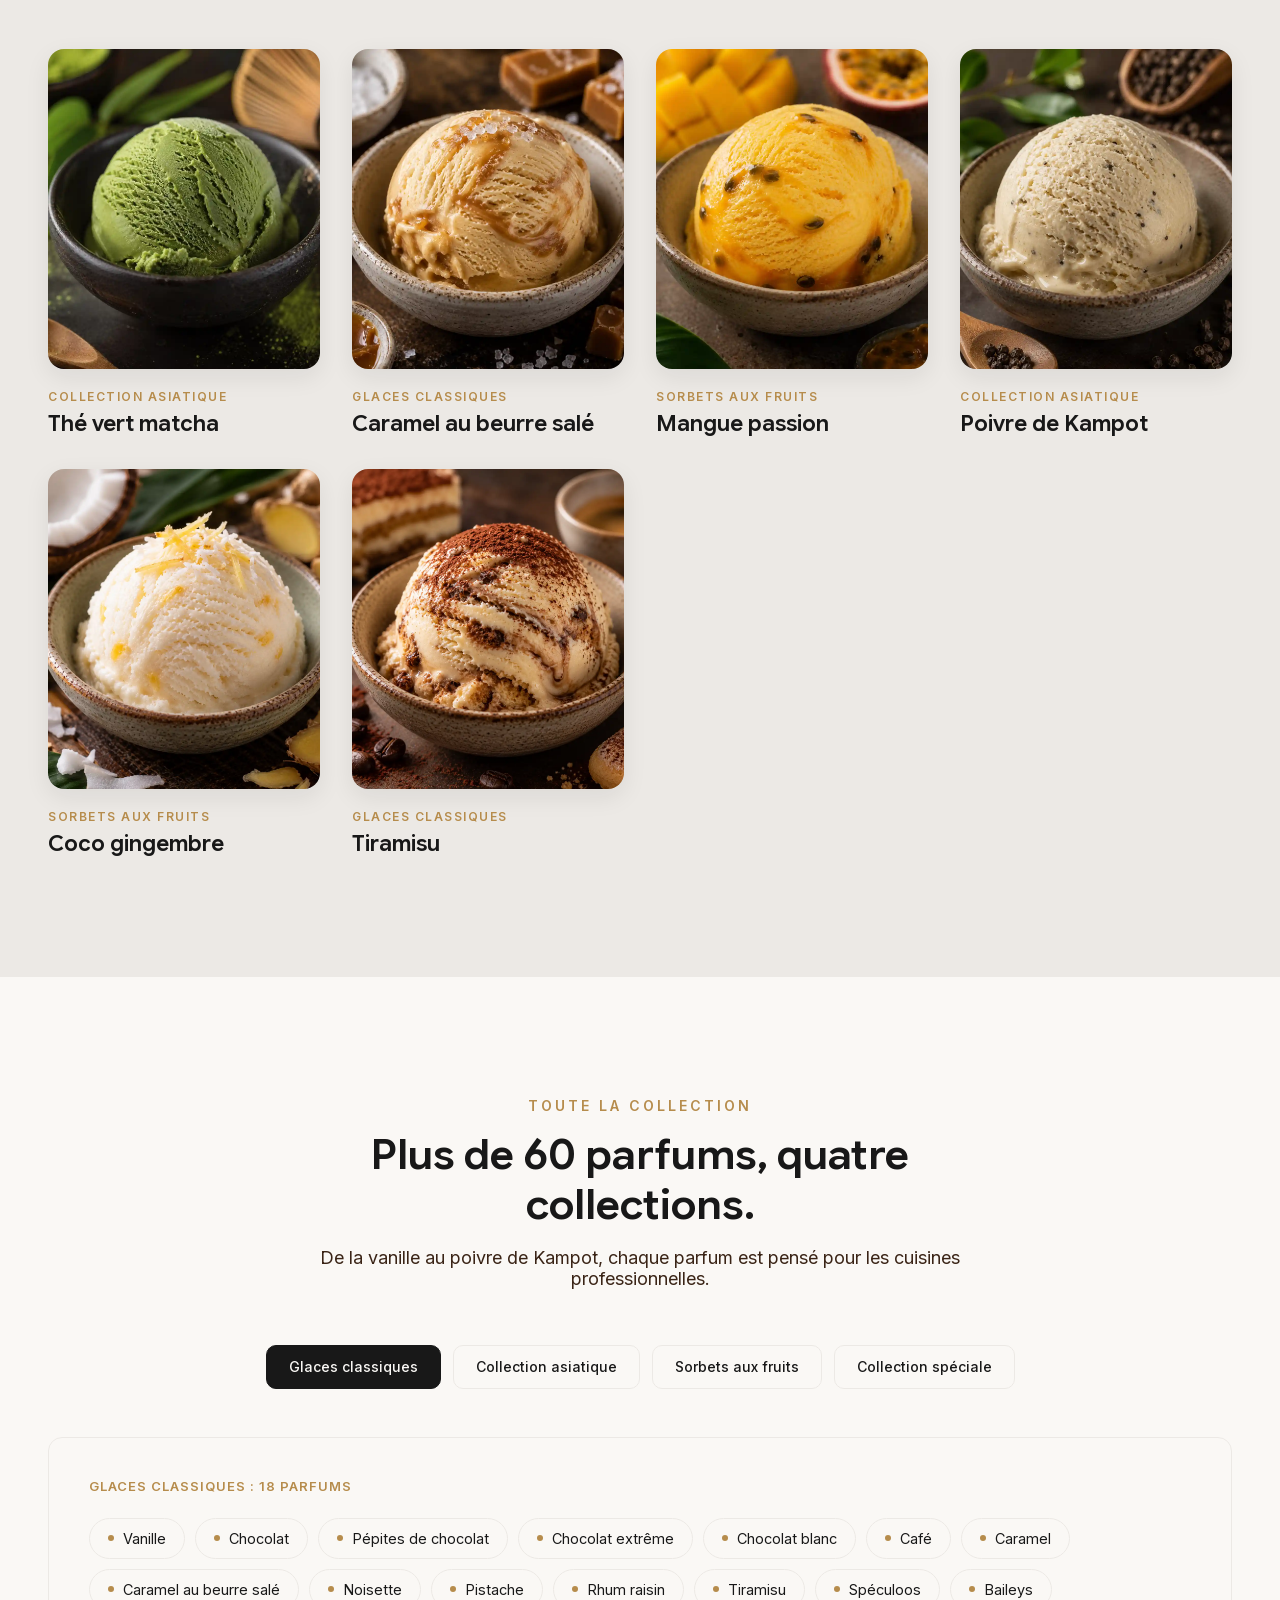
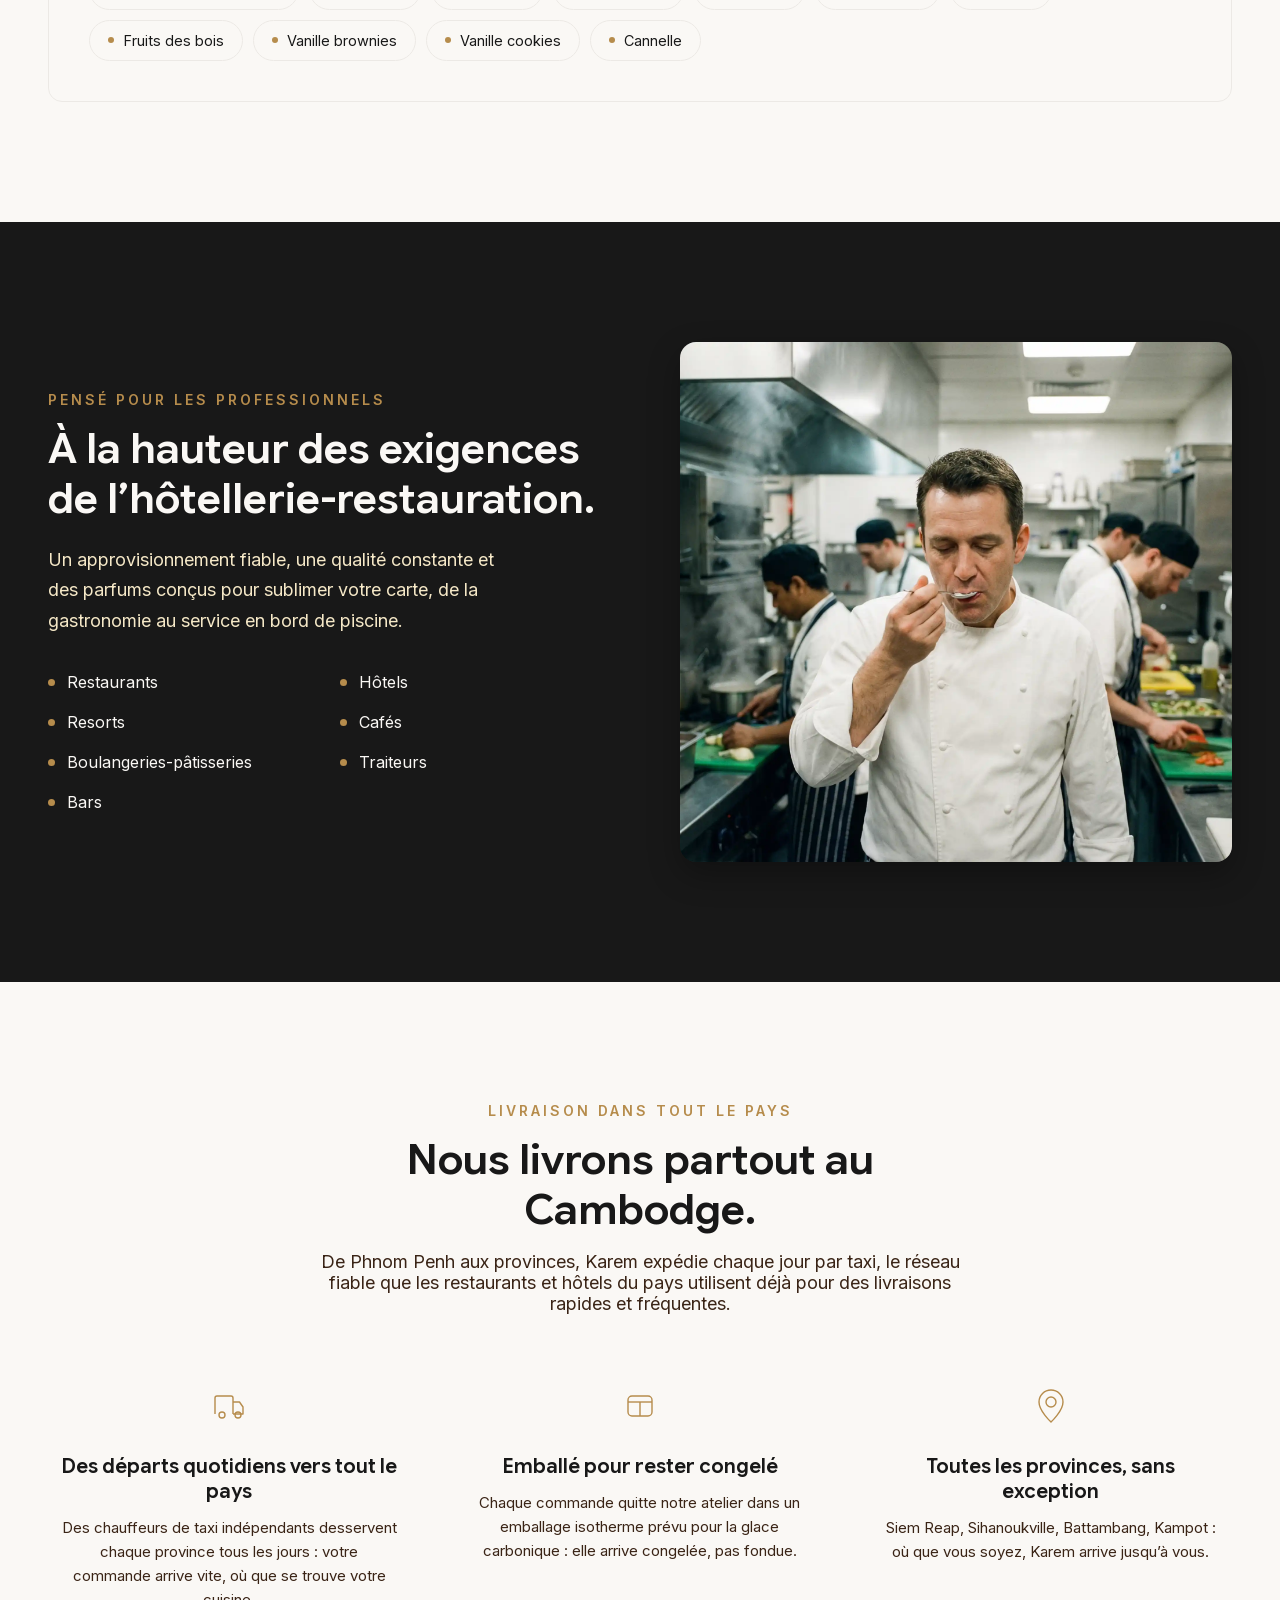
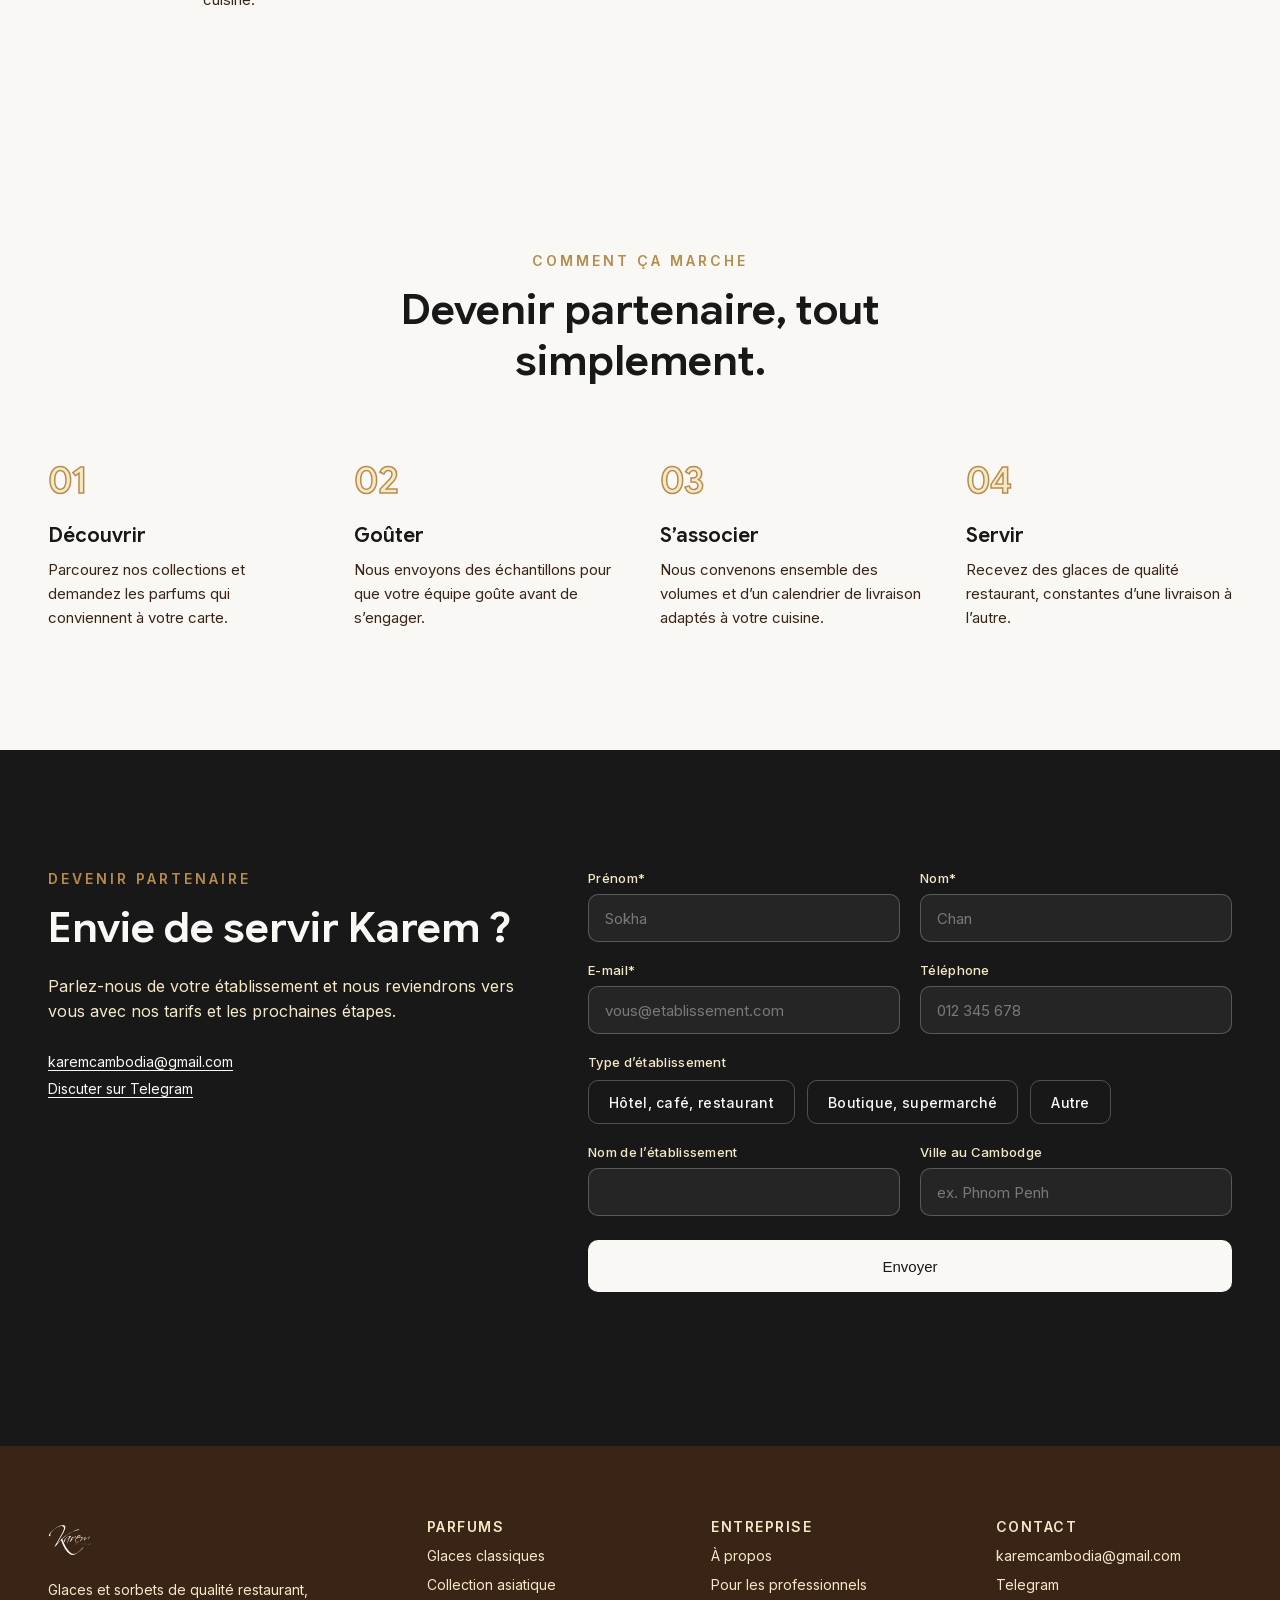
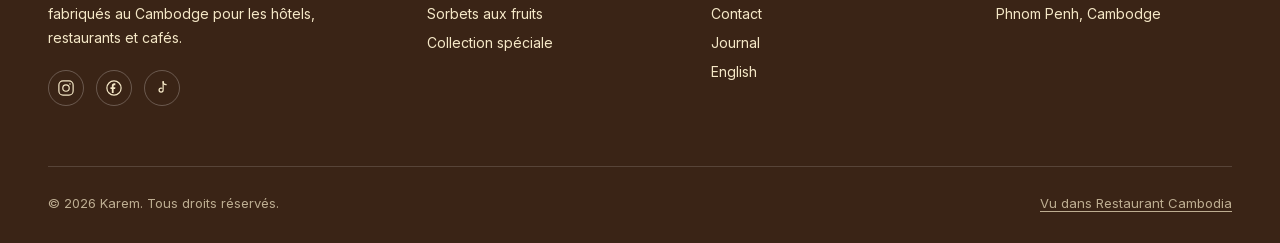
<file: fr/index.html>
<!DOCTYPE html>
<html lang="fr">
<head>
<meta charset="UTF-8">
<meta name="viewport" content="width=device-width, initial-scale=1">

<!-- Preload the hero image (set via CSS background, so the browser can't discover it until styles.css loads otherwise) -->
<link rel="preload" as="image" href="../assets/images/hero-icecream.webp" fetchpriority="high">

<!-- Google tag (gtag.js) -->
<script async src="https://www.googletagmanager.com/gtag/js?id=G-YHL9MXFKMF"></script>
<script>
  window.dataLayer = window.dataLayer || [];
  function gtag(){dataLayer.push(arguments);}
  gtag('js', new Date());
  gtag('config', 'G-YHL9MXFKMF');
</script>

<title>Glaces au Cambodge : les meilleures depuis 1999</title>
<meta name="description" content="Glaces et sorbets artisanaux fabriqués au Cambodge depuis 1999 pour les hôtels, restaurants et cafés. Plus de 60 parfums, livrés partout au Cambodge.">
<meta name="robots" content="index, follow, max-snippet:-1, max-video-preview:-1, max-image-preview:large">
<link rel="canonical" href="https://karem-icecream.com/fr/index.html">
<link rel="alternate" hreflang="en" href="https://karem-icecream.com/">
<link rel="alternate" hreflang="fr" href="https://karem-icecream.com/fr/index.html">
<link rel="alternate" hreflang="x-default" href="https://karem-icecream.com/">
<meta property="og:locale" content="fr_FR">
<meta property="og:locale:alternate" content="en_US">
<meta property="og:type" content="website">
<meta property="og:title" content="Glaces au Cambodge : les meilleures depuis 1999">
<meta property="og:description" content="Glaces et sorbets artisanaux fabriqués au Cambodge depuis 1999 pour les hôtels, restaurants et cafés. Plus de 60 parfums, livrés partout au Cambodge.">
<meta property="og:url" content="https://karem-icecream.com/fr/index.html">
<meta property="og:site_name" content="karem-icecream.com">
<meta property="og:updated_time" content="2026-05-24T06:17:07+00:00">
<meta property="article:published_time" content="2023-06-06T05:48:26+00:00">
<meta property="article:modified_time" content="2026-05-24T06:17:07+00:00">
<meta name="twitter:card" content="summary_large_image">
<meta name="twitter:title" content="Glaces au Cambodge : les meilleures depuis 1999">
<meta name="twitter:description" content="Glaces et sorbets artisanaux fabriqués au Cambodge depuis 1999 pour les hôtels, restaurants et cafés. Plus de 60 parfums, livrés partout au Cambodge.">
<meta name="twitter:label1" content="Temps de lecture">
<meta name="twitter:data1" content="1 minute">
<script type="application/ld+json">{"@context":"https://schema.org","@graph":[{"@type":"WebPage","@id":"https://karem-icecream.com/fr/index.html#webpage","url":"https://karem-icecream.com/fr/index.html","name":"Glaces au Cambodge : les meilleures depuis 1999","description":"Glaces et sorbets artisanaux fabriqués au Cambodge depuis 1999 pour les hôtels, restaurants et cafés. Plus de 60 parfums, livrés partout au Cambodge.","isPartOf":{"@id":"https://karem-icecream.com/#website"},"about":{"@id":"https://karem-icecream.com/#organization"},"primaryImageOfPage":{"@id":"https://karem-icecream.com/assets/images/hero-icecream.webp"},"inLanguage":"fr-FR"}]}</script>
<link rel="icon" href="../assets/images/karem-logo.svg" type="image/svg+xml">
<link rel="stylesheet" href="../styles.css">
</head>
<body>

<div class="announcement-bar" id="announcement-bar" role="status" hidden>
  <p>Fermé pour la Fête des Eaux, du 22 au 25&nbsp;novembre &mdash; retour au service normal le 26.</p>
  <button type="button" class="announcement-bar__close" id="announcement-close" aria-label="Fermer l’annonce">&times;</button>
</div>

<a class="skip-link" href="#main">Aller au contenu</a>

<!-- NAV -->
<header class="site-nav">
  <div class="site-nav__bar">
    <a href="#" class="site-nav__logo" aria-label="Accueil Karem">
      <img src="../assets/images/karem-logo.svg" alt="Karem" width="168" height="56">
    </a>
    <div class="site-nav__right">
      <a href="blog/index.html" class="site-nav__link">Journal</a>
      <a href="../index.html" class="lang-switch" hreflang="en" lang="en" aria-label="English version">EN</a>
      <a href="#contact" class="btn btn--outline site-nav__cta">Devenir partenaire</a>
    </div>
  </div>
</header>

<main id="main">

  <!-- HERO -->
  <section id="hero" class="hero">
    <div class="hero__scrim"></div>
    <div class="hero__inner">
      <div class="hero__content">
        <span class="eyebrow eyebrow--pill">Savoir-faire cambodgien</span>
        <h1>Des glaces de qualité<br>restaurant, pour ceux<br>qui les servent.</h1>
        <p class="hero__lede">Des parfums produits en petites séries avec des ingrédients frais et naturels, pour les hôtels, restaurants et cafés de tout le Cambodge.</p>
        <div class="hero__actions">
          <a href="#flavours" class="btn btn--light">Découvrir les parfums</a>
          <a href="#contact" class="btn btn--outline">Devenir partenaire</a>
        </div>
      </div>
    </div>
  </section>

  <!-- WHY KAREM -->
  <section id="why" class="section">
    <div class="section__head" data-reveal>
      <span class="eyebrow">Pourquoi Karem</span>
      <h2>Chaque boule, faite avec soin.</h2>
    </div>
    <div class="why-grid" data-reveal-group>
      <div class="why-item">
        <img src="../assets/images/best_ingredient.svg" width="40" height="40" alt="" aria-hidden="true">
        <h3>Ingrédients d’exception</h3>
        <p>Des ingrédients frais et naturels, jamais de colorants ni d’arômes artificiels.</p>
      </div>
      <div class="why-item">
        <svg width="40" height="40" viewBox="0 0 40 40" fill="none" aria-hidden="true"><path d="M20 4C20 4 8 12 8 24C8 32.8 13.4 36 20 36C26.6 36 32 32.8 32 24C32 12 20 4 20 4Z" stroke="#B68C4C" stroke-width="1.4"></path><path d="M20 36V16" stroke="#B68C4C" stroke-width="1.4"></path></svg>
        <h3>Racines cambodgiennes</h3>
        <p>Inspirés du terroir local&nbsp;: poivre de Kampot, miel de Mondolkiri, fruits tropicaux.</p>
      </div>
      <div class="why-item">
        <svg width="40" height="40" viewBox="0 0 40 40" fill="none" aria-hidden="true"><path d="M20 4C20 4 8 20 8 27C8 33.6 13.4 38 20 38C26.6 38 32 33.6 32 27C32 20 20 4 20 4Z" stroke="#B68C4C" stroke-width="1.4"></path></svg>
        <h3>Qualité restaurant</h3>
        <p>Produites en petites séries, au niveau d’exigence de la gastronomie.</p>
      </div>
      <div class="why-item">
        <svg width="40" height="40" viewBox="0 0 40 40" fill="none" aria-hidden="true"><path d="M20 4L24 16H36L26 23L30 36L20 28L10 36L14 23L4 16H16Z" stroke="#B68C4C" stroke-width="1.4" stroke-linejoin="round"></path></svg>
        <h3>Savoir-faire artisanal</h3>
        <p>Chaque parfum est développé et affiné à la main.</p>
      </div>
    </div>
  </section>

  <!-- FEATURED FLAVOURS -->
  <section id="flavours" class="section section--band">
    <div class="section__inner">
      <div class="section__head section__head--row" data-reveal>
        <div>
          <span class="eyebrow">Parfums phares</span>
          <h2>Nos parfums signature, choisis par les chefs.</h2>
        </div>
        <a href="#categories" class="link-arrow">Voir tous les parfums →</a>
      </div>
      <div class="flavour-grid" data-reveal-group>
        <article class="flavour-card">
          <div class="flavour-card__swatch flavour-card__swatch--photo">
            <img src="../assets/images/matcha.webp" alt="Boule de glace au thé vert matcha, en gros plan" loading="lazy" width="1254" height="1254">
          </div>
          <div class="flavour-card__category">Collection asiatique</div>
          <h3>Thé vert matcha</h3>
        </article>
        <article class="flavour-card">
          <div class="flavour-card__swatch flavour-card__swatch--photo">
            <img src="../assets/images/caramel.webp" alt="Boule de glace au caramel au beurre salé, en gros plan" loading="lazy" width="1254" height="1254">
          </div>
          <div class="flavour-card__category">Glaces classiques</div>
          <h3>Caramel au beurre salé</h3>
        </article>
        <article class="flavour-card">
          <div class="flavour-card__swatch flavour-card__swatch--photo">
            <img src="../assets/images/passionmango.webp" alt="Boule de sorbet mangue passion, en gros plan" loading="lazy" width="1254" height="1254">
          </div>
          <div class="flavour-card__category">Sorbets aux fruits</div>
          <h3>Mangue passion</h3>
        </article>
        <article class="flavour-card">
          <div class="flavour-card__swatch flavour-card__swatch--photo">
            <img src="../assets/images/pepperKampot.webp" alt="Boule de glace au poivre de Kampot, en gros plan" loading="lazy" width="1254" height="1254">
          </div>
          <div class="flavour-card__category">Collection asiatique</div>
          <h3>Poivre de Kampot</h3>
        </article>
        <article class="flavour-card">
          <div class="flavour-card__swatch flavour-card__swatch--photo">
            <img src="../assets/images/Coconut_Ginger_Sorbet.webp" alt="Boule de sorbet coco gingembre, en gros plan" loading="lazy" width="1254" height="1254">
          </div>
          <div class="flavour-card__category">Sorbets aux fruits</div>
          <h3>Coco gingembre</h3>
        </article>
        <article class="flavour-card">
          <div class="flavour-card__swatch flavour-card__swatch--photo">
            <img src="../assets/images/Tiramisu_Ice_Cream.webp" alt="Boule de glace au tiramisu, en gros plan" loading="lazy" width="1254" height="1254">
          </div>
          <div class="flavour-card__category">Glaces classiques</div>
          <h3>Tiramisu</h3>
        </article>
      </div>
    </div>
  </section>

  <!-- CATEGORIES / FILTER -->
  <section id="categories" class="section">
    <div class="section__head section__head--center" data-reveal>
      <span class="eyebrow">Toute la collection</span>
      <h2>Plus de 60 parfums, quatre collections.</h2>
      <p class="section__lede">De la vanille au poivre de Kampot, chaque parfum est pensé pour les cuisines professionnelles.</p>
    </div>

    <div class="category-tabs" id="category-tabs" role="tablist" aria-label="Collections de parfums" data-reveal></div>

    <div class="flavour-panel" data-reveal>
      <div class="flavour-panel__count" id="flavour-count" role="tabpanel" aria-live="polite"></div>
      <div class="flavour-list" id="flavour-list"></div>
    </div>
  </section>

  <!-- MADE FOR PROFESSIONALS -->
  <section id="professionals" class="section section--dark">
    <div class="section__inner professionals-grid" data-reveal-group>
      <div>
        <span class="eyebrow">Pensé pour les professionnels</span>
        <h2>À la hauteur des exigences de l’hôtellerie-restauration.</h2>
        <p class="professionals-lede">Un approvisionnement fiable, une qualité constante et des parfums conçus pour sublimer votre carte, de la gastronomie au service en bord de piscine.</p>
        <div class="professionals-list">
          <div><span class="dot"></span>Restaurants</div>
          <div><span class="dot"></span>Hôtels</div>
          <div><span class="dot"></span>Resorts</div>
          <div><span class="dot"></span>Cafés</div>
          <div><span class="dot"></span>Boulangeries-pâtisseries</div>
          <div><span class="dot"></span>Traiteurs</div>
          <div><span class="dot"></span>Bars</div>
        </div>
      </div>
      <div class="professionals-photo">
        <img src="../assets/images/homepage-hero-karem.webp" alt="Chef goûtant un plat dans une cuisine de restaurant professionnelle" loading="lazy" width="2400" height="1792">
      </div>
    </div>
  </section>

  <!-- NATIONWIDE DELIVERY -->
  <section id="delivery" class="section">
    <div class="section__head" data-reveal>
      <span class="eyebrow">Livraison dans tout le pays</span>
      <h2>Nous livrons partout au Cambodge.</h2>
      <p class="section__lede">De Phnom Penh aux provinces, Karem expédie chaque jour par taxi, le réseau fiable que les restaurants et hôtels du pays utilisent déjà pour des livraisons rapides et fréquentes.</p>
    </div>
    <div class="why-grid" data-reveal-group>
      <div class="why-item">
        <svg width="40" height="40" viewBox="0 0 40 40" fill="none" aria-hidden="true"><path d="M6 28V12C6 10.9 6.9 10 8 10H22C23.1 10 24 10.9 24 12V28" stroke="#B68C4C" stroke-width="1.4"></path><path d="M24 16H30.5L34 21V28H24" stroke="#B68C4C" stroke-width="1.4" stroke-linejoin="round"></path><circle cx="13" cy="29" r="3" stroke="#B68C4C" stroke-width="1.4"></circle><circle cx="29" cy="29" r="3" stroke="#B68C4C" stroke-width="1.4"></circle></svg>
        <h3>Des départs quotidiens vers tout le pays</h3>
        <p>Des chauffeurs de taxi indépendants desservent chaque province tous les jours&nbsp;: votre commande arrive vite, où que se trouve votre cuisine.</p>
      </div>
      <div class="why-item">
        <svg width="40" height="40" viewBox="0 0 40 40" fill="none" aria-hidden="true"><path d="M8 14C8 11.8 9.8 10 12 10H28C30.2 10 32 11.8 32 14V26C32 28.2 30.2 30 28 30H12C9.8 30 8 28.2 8 26V14Z" stroke="#B68C4C" stroke-width="1.4"></path><path d="M8 16H32" stroke="#B68C4C" stroke-width="1.4"></path><path d="M20 16V30" stroke="#B68C4C" stroke-width="1.4"></path></svg>
        <h3>Emballé pour rester congelé</h3>
        <p>Chaque commande quitte notre atelier dans un emballage isotherme prévu pour la glace carbonique&nbsp;: elle arrive congelée, pas fondue.</p>
      </div>
      <div class="why-item">
        <svg width="40" height="40" viewBox="0 0 40 40" fill="none" aria-hidden="true"><path d="M20 4C13.4 4 8 9.4 8 16C8 25 20 36 20 36C20 36 32 25 32 16C32 9.4 26.6 4 20 4Z" stroke="#B68C4C" stroke-width="1.4"></path><circle cx="20" cy="16" r="5" stroke="#B68C4C" stroke-width="1.4"></circle></svg>
        <h3>Toutes les provinces, sans exception</h3>
        <p>Siem Reap, Sihanoukville, Battambang, Kampot&nbsp;: où que vous soyez, Karem arrive jusqu’à vous.</p>
      </div>
    </div>
  </section>

  <!-- HOW IT WORKS -->
  <section id="how" class="section">
    <div class="section__head" data-reveal>
      <span class="eyebrow">Comment ça marche</span>
      <h2>Devenir partenaire, tout simplement.</h2>
    </div>
    <div class="steps-grid" data-reveal-group>
      <div class="step">
        <div class="step__num">01</div>
        <h3>Découvrir</h3>
        <p>Parcourez nos collections et demandez les parfums qui conviennent à votre carte.</p>
      </div>
      <div class="step">
        <div class="step__num">02</div>
        <h3>Goûter</h3>
        <p>Nous envoyons des échantillons pour que votre équipe goûte avant de s’engager.</p>
      </div>
      <div class="step">
        <div class="step__num">03</div>
        <h3>S’associer</h3>
        <p>Nous convenons ensemble des volumes et d’un calendrier de livraison adaptés à votre cuisine.</p>
      </div>
      <div class="step">
        <div class="step__num">04</div>
        <h3>Servir</h3>
        <p>Recevez des glaces de qualité restaurant, constantes d’une livraison à l’autre.</p>
      </div>
    </div>
  </section>

  <!-- CTA / SIGNUP -->
  <section id="contact" class="section section--dark section--signup">
    <div class="form-wrap" data-reveal-group>
      <div class="form-intro">
        <span class="eyebrow">Devenir partenaire</span>
        <h2>Envie de servir Karem&nbsp;?</h2>
        <p>Parlez-nous de votre établissement et nous reviendrons vers vous avec nos tarifs et les prochaines étapes.</p>
        <div class="form-alt-contact">
          <a href="mailto:karemcambodia@gmail.com">karemcambodia@gmail.com</a>
          <a href="https://t.me/Frank_Karem" target="_blank" rel="noopener">Discuter sur Telegram</a>
        </div>
      </div>

      <form class="signup-form" id="signup-form" novalidate>
        <input type="hidden" name="language" value="fr">
        <div class="form-row">
          <div class="form-field">
            <label for="f-fname">Prénom*</label>
            <input type="text" id="f-fname" name="firstName" autocomplete="given-name" placeholder="Sokha" required>
          </div>
          <div class="form-field">
            <label for="f-lname">Nom*</label>
            <input type="text" id="f-lname" name="lastName" autocomplete="family-name" placeholder="Chan" required>
          </div>
        </div>

        <div class="form-row">
          <div class="form-field">
            <label for="f-email">E-mail*</label>
            <input type="email" id="f-email" name="email" autocomplete="email" placeholder="vous@etablissement.com" required>
          </div>
          <div class="form-field">
            <label for="f-phone">Téléphone</label>
            <input type="tel" id="f-phone" name="phone" autocomplete="tel" placeholder="012 345 678">
          </div>
        </div>

        <fieldset class="form-field">
          <legend>Type d’établissement</legend>
          <div class="form-radio-group">
            <label class="form-radio">
              <input type="radio" name="businessType" value="Hotel, Café, Restaurant">
              <span>Hôtel, café, restaurant</span>
            </label>
            <label class="form-radio">
              <input type="radio" name="businessType" value="Shop, Supermarket">
              <span>Boutique, supermarché</span>
            </label>
            <label class="form-radio">
              <input type="radio" name="businessType" value="Other">
              <span>Autre</span>
            </label>
          </div>
        </fieldset>

        <div class="form-row">
          <div class="form-field">
            <label for="f-business">Nom de l’établissement</label>
            <input type="text" id="f-business" name="businessName" autocomplete="organization">
          </div>
          <div class="form-field">
            <label for="f-city">Ville au Cambodge</label>
            <input type="text" id="f-city" name="city" autocomplete="address-level2" placeholder="ex. Phnom Penh">
          </div>
        </div>

        <button type="submit" class="btn btn--light form-submit">Envoyer</button>
        <p class="form-status" id="form-status" role="status" aria-live="polite"></p>
      </form>
    </div>
  </section>

</main>

<!-- FOOTER -->
<footer class="site-footer">
  <div class="site-footer__grid">
    <div class="site-footer__about">
      <img src="../assets/images/karem-logo.svg" alt="Karem" width="132" height="44" class="site-footer__logo">
      <p>Glaces et sorbets de qualité restaurant, fabriqués au Cambodge pour les hôtels, restaurants et cafés.</p>
      <div class="site-footer__social">
        <a href="https://www.instagram.com/karem_cambodia/" target="_blank" rel="noopener" aria-label="Karem sur Instagram">
          <svg viewBox="0 0 24 24" fill="none" aria-hidden="true"><rect x="2.5" y="2.5" width="19" height="19" rx="5.5" stroke="currentColor" stroke-width="1.6"></rect><circle cx="12" cy="12" r="4.3" stroke="currentColor" stroke-width="1.6"></circle><circle cx="17.3" cy="6.7" r="1.1" fill="currentColor"></circle></svg>
        </a>
        <a href="https://www.facebook.com/icecreamkarem/" target="_blank" rel="noopener" aria-label="Karem sur Facebook">
          <svg viewBox="0 0 24 24" fill="none" aria-hidden="true"><circle cx="12" cy="12" r="9.5" stroke="currentColor" stroke-width="1.6"></circle><path d="M13.8 8.3H12.4C11.9 8.3 11.5 8.7 11.5 9.2V11H13.8L13.5 13.3H11.5V18.5H9.1V13.3H7.3V11H9.1V9C9.1 7.1 10.4 5.6 12.3 5.6H13.8V8.3Z" fill="currentColor"></path></svg>
        </a>
        <a href="https://www.tiktok.com/@karem.ice.cream?lang=en" target="_blank" rel="noopener" aria-label="Karem sur TikTok">
          <svg viewBox="0 0 24 24" fill="none" aria-hidden="true"><path d="M13.5 3.5V14.8C13.5 16.3 12.3 17.5 10.8 17.5C9.3 17.5 8.1 16.3 8.1 14.8C8.1 13.3 9.3 12.1 10.8 12.1C11.1 12.1 11.4 12.15 11.65 12.25" stroke="currentColor" stroke-width="1.6" stroke-linecap="round"></path><path d="M13.5 3.5C13.5 5.7 15.3 7.5 17.5 7.5" stroke="currentColor" stroke-width="1.6" stroke-linecap="round"></path></svg>
        </a>
      </div>
    </div>
    <div>
      <div class="site-footer__heading">Parfums</div>
      <div>Glaces classiques</div>
      <div>Collection asiatique</div>
      <div>Sorbets aux fruits</div>
      <div>Collection spéciale</div>
    </div>
    <div>
      <div class="site-footer__heading">Entreprise</div>
      <div>À propos</div>
      <div>Pour les professionnels</div>
      <div>Contact</div>
      <div><a href="blog/index.html">Journal</a></div>
      <div><a href="../index.html" hreflang="en" lang="en">English</a></div>
    </div>
    <div>
      <div class="site-footer__heading">Contact</div>
      <div><a href="mailto:karemcambodia@gmail.com">karemcambodia@gmail.com</a></div>
      <div><a href="https://t.me/Frank_Karem" target="_blank" rel="noopener">Telegram</a></div>
      <div>Phnom Penh, Cambodge</div>
    </div>
  </div>
  <div class="site-footer__bottom">
    <span>© 2026 Karem. Tous droits réservés.</span>
    <a href="https://www.restaurant-cambodia.com/" target="_blank" rel="noopener">Vu dans Restaurant Cambodia</a>
  </div>
</footer>

<script src="../banner.js"></script>
<script src="../script.js"></script>
</body>
</html>
</file>
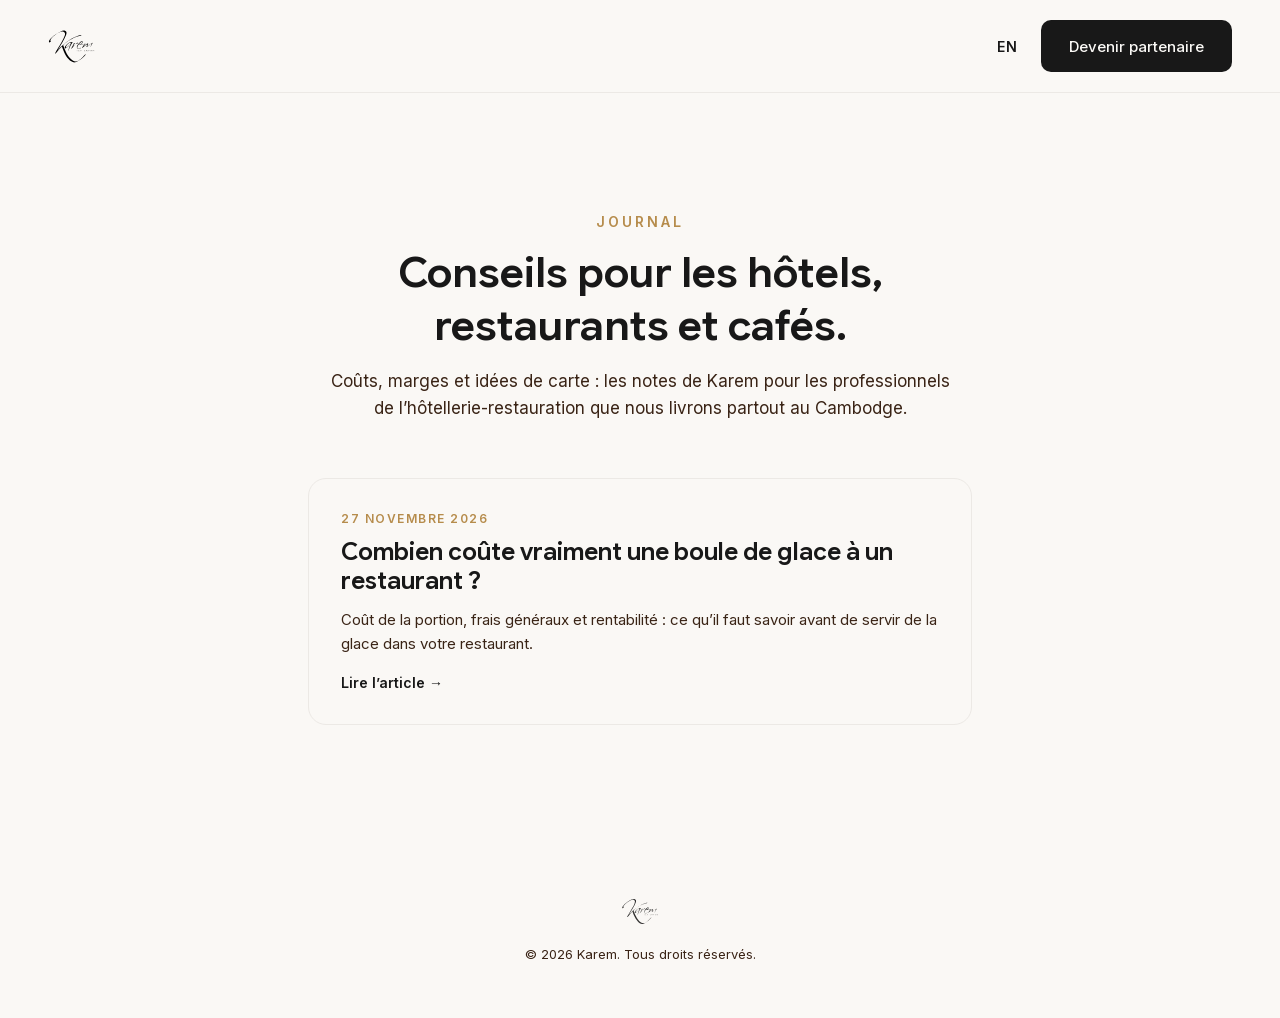
<file: fr/blog/index.html>
<!DOCTYPE html>
<html lang="fr">
<head>
<meta charset="UTF-8">
<meta name="viewport" content="width=device-width, initial-scale=1">

<!-- Google tag (gtag.js) -->
<script async src="https://www.googletagmanager.com/gtag/js?id=G-YHL9MXFKMF"></script>
<script>
  window.dataLayer = window.dataLayer || [];
  function gtag(){dataLayer.push(arguments);}
  gtag('js', new Date());
  gtag('config', 'G-YHL9MXFKMF');
</script>

<title>Journal — Karem</title>
<meta name="description" content="Conseils pour les restaurants, hôtels et cafés qui servent de la glace au Cambodge : coûts, marges et idées de carte, par Karem.">
<meta name="robots" content="index, follow, max-snippet:-1, max-video-preview:-1, max-image-preview:large">
<link rel="canonical" href="https://karem-icecream.com/fr/blog/index.html">
<link rel="alternate" hreflang="en" href="https://karem-icecream.com/blog/index.html">
<link rel="alternate" hreflang="fr" href="https://karem-icecream.com/fr/blog/index.html">
<link rel="alternate" hreflang="x-default" href="https://karem-icecream.com/blog/index.html">
<meta property="og:locale" content="fr_FR">
<meta property="og:locale:alternate" content="en_US">
<meta property="og:type" content="website">
<meta property="og:title" content="Journal — Karem">
<meta property="og:description" content="Conseils pour les restaurants, hôtels et cafés qui servent de la glace au Cambodge : coûts, marges et idées de carte, par Karem.">
<meta property="og:url" content="https://karem-icecream.com/fr/blog/index.html">
<meta property="og:site_name" content="karem-icecream.com">
<link rel="icon" href="../../assets/images/karem-logo.svg" type="image/svg+xml">
<link rel="stylesheet" href="../../styles.css">
<link rel="stylesheet" href="../../blog/blog.css">
</head>
<body class="blog-page">

<a class="skip-link" href="#main">Aller au contenu</a>

<header class="blog-header">
  <div class="blog-header__bar">
    <a href="../index.html" class="blog-header__logo" aria-label="Accueil Karem">
      <img src="../../assets/images/karem-logo.svg" alt="Karem" width="140" height="47">
    </a>
    <div class="blog-header__right">
      <a href="../../blog/index.html" class="lang-switch" hreflang="en" lang="en" aria-label="English version">EN</a>
      <a href="../index.html#contact" class="btn btn--dark">Devenir partenaire</a>
    </div>
  </div>
</header>

<main id="main" class="blog-main">
  <div class="blog-intro">
    <span class="eyebrow">Journal</span>
    <h1>Conseils pour les hôtels, restaurants et cafés.</h1>
    <p>Coûts, marges et idées de carte&nbsp;: les notes de Karem pour les professionnels de l’hôtellerie-restauration que nous livrons partout au Cambodge.</p>
  </div>

  <div class="blog-list">
    <a href="cout-boule-de-glace-restaurant.html" class="blog-card">
      <span class="blog-card__meta">27 novembre 2026</span>
      <h2>Combien coûte vraiment une boule de glace à un restaurant&nbsp;?</h2>
      <p>Coût de la portion, frais généraux et rentabilité&nbsp;: ce qu’il faut savoir avant de servir de la glace dans votre restaurant.</p>
      <span class="blog-card__link">Lire l’article &rarr;</span>
    </a>
  </div>
</main>

<footer class="blog-footer">
  <img src="../../assets/images/karem-logo.svg" alt="Karem" width="110" height="37">
  <p>© 2026 Karem. Tous droits réservés.</p>
</footer>

</body>
</html>
</file>
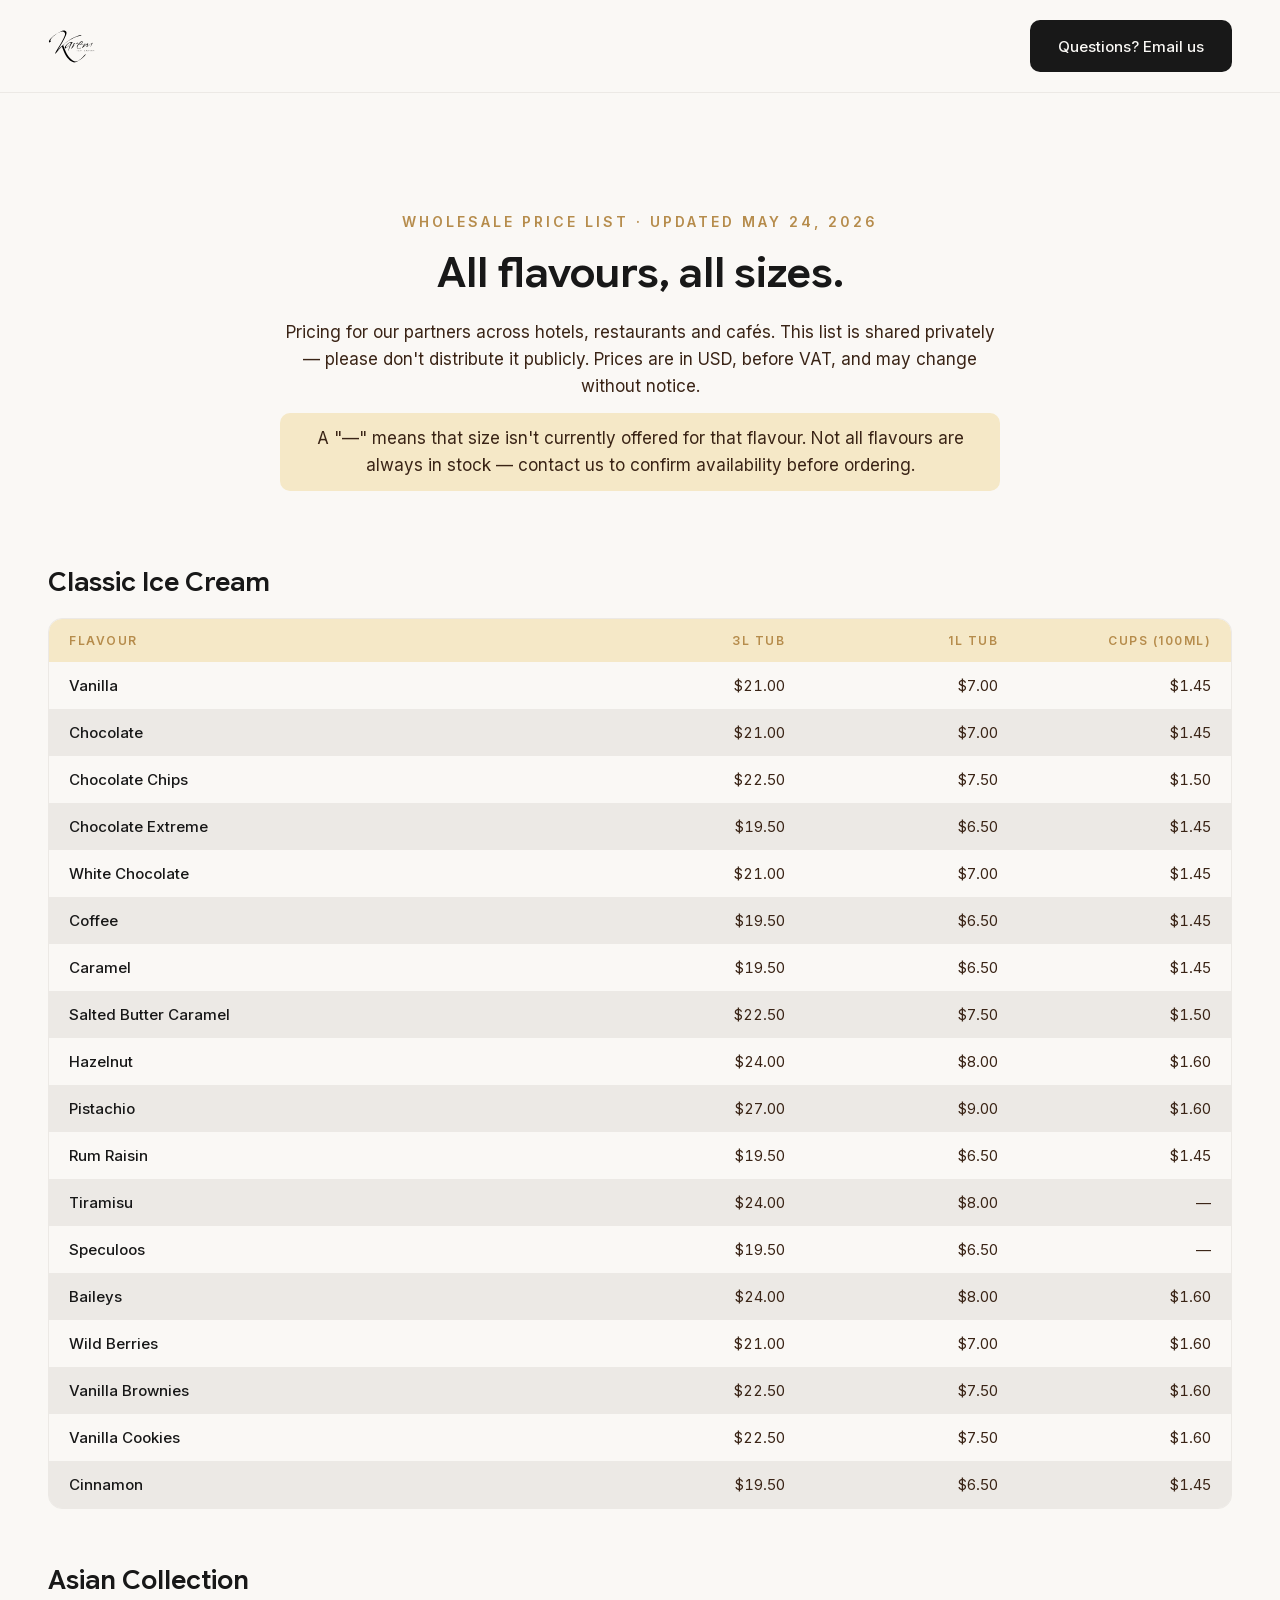
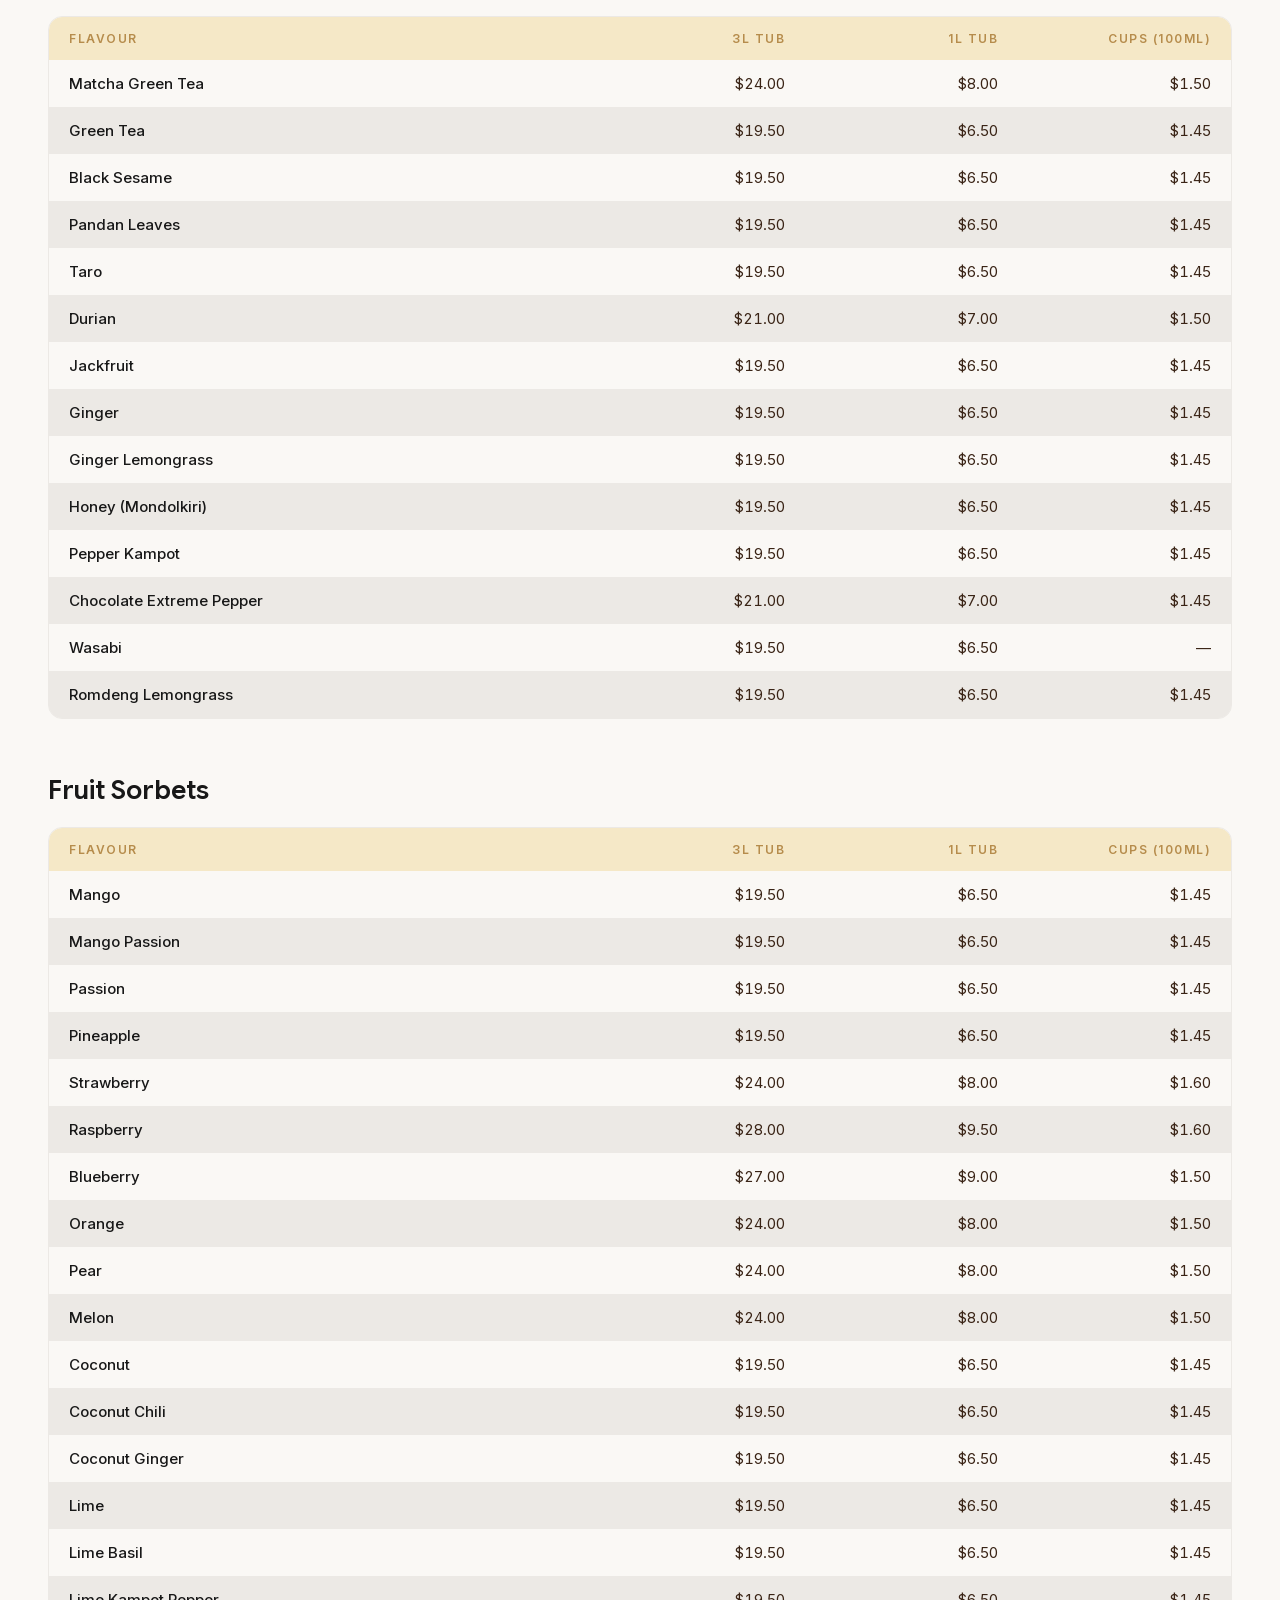
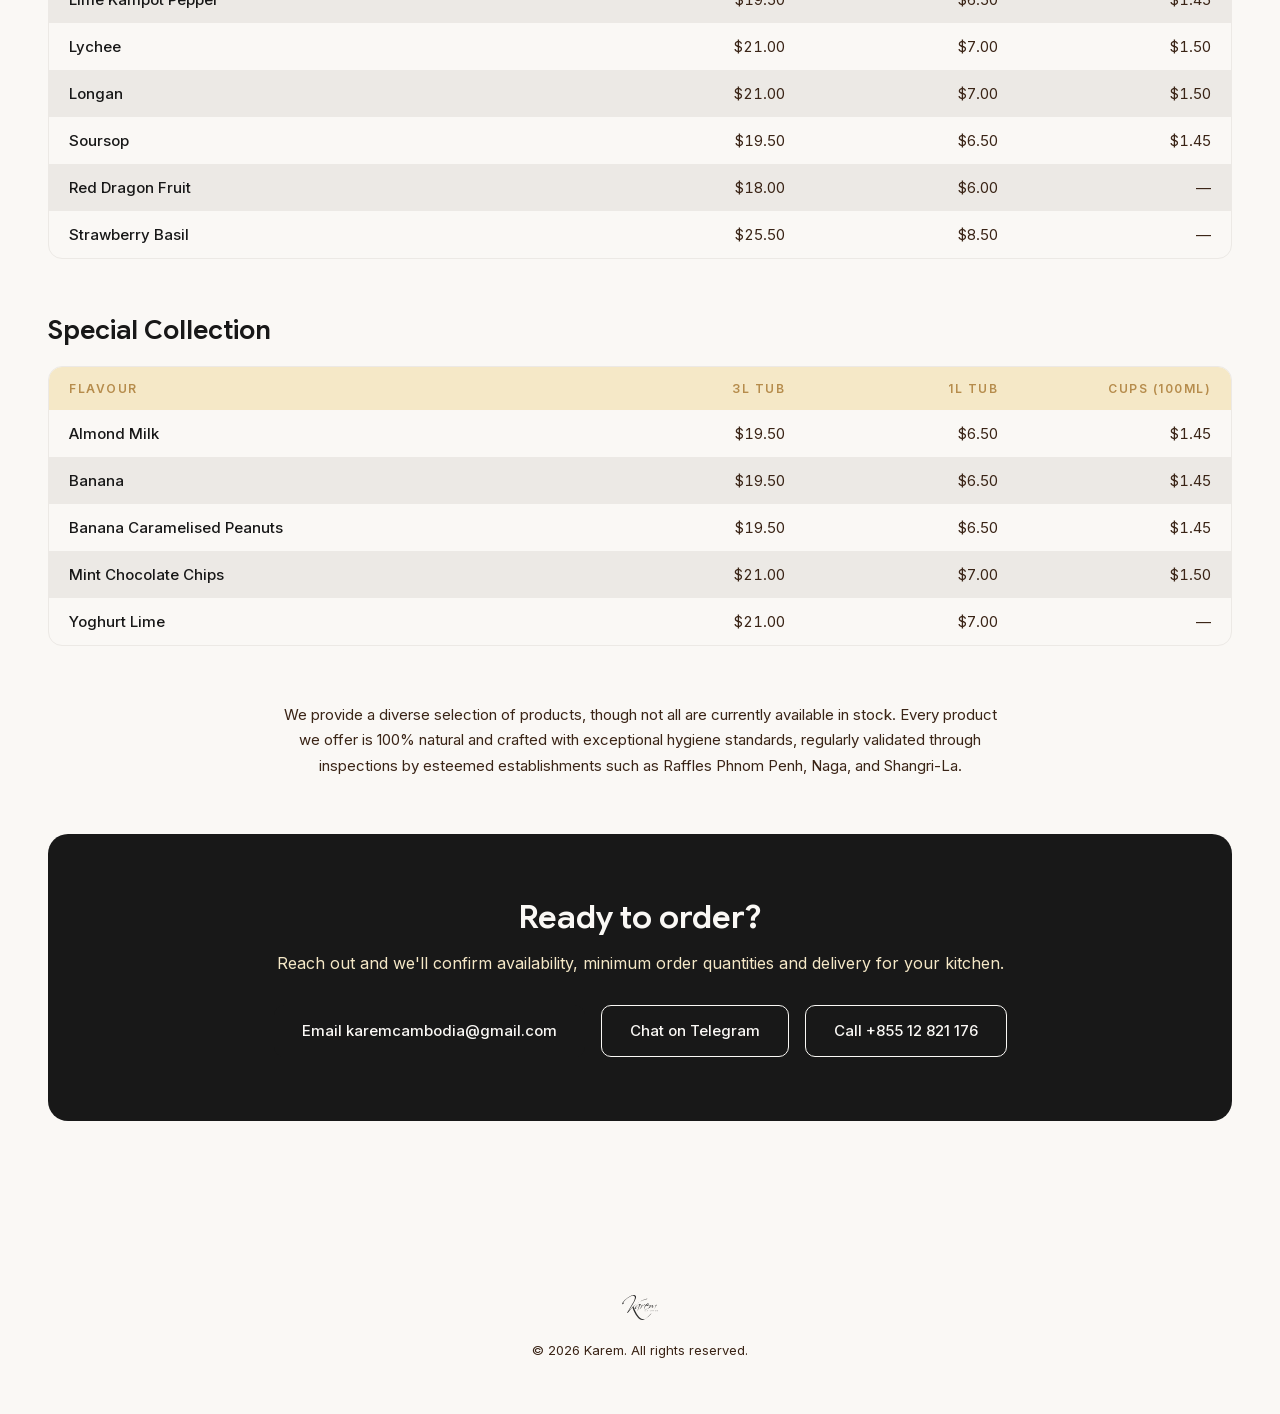
<file: pricing.html>
<!DOCTYPE html>
<html lang="en">
<head>
<meta charset="UTF-8">
<meta name="viewport" content="width=device-width, initial-scale=1">

<!-- Google tag (gtag.js) -->
<script async src="https://www.googletagmanager.com/gtag/js?id=G-YHL9MXFKMF"></script>
<script>
  window.dataLayer = window.dataLayer || [];
  function gtag(){dataLayer.push(arguments);}
  gtag('js', new Date());
  gtag('config', 'G-YHL9MXFKMF');
</script>

<title>Wholesale Price List — Karem</title>
<meta name="description" content="Karem wholesale price list for hotels, restaurants and cafés: all flavours across four collections, priced per 3L tub, 1L tub and cups.">
<meta name="robots" content="noindex, nofollow">
<link rel="icon" href="assets/images/karem-logo.svg" type="image/svg+xml">
<link rel="stylesheet" href="styles.css">
<link rel="stylesheet" href="pricing.css">
</head>
<body class="pricing-page">

<div class="announcement-bar" id="announcement-bar" role="status" hidden>
  <p>Closed for the Water Festival, 22&ndash;25 November &mdash; back to normal service on the 26th.</p>
  <button type="button" class="announcement-bar__close" id="announcement-close" aria-label="Dismiss announcement">&times;</button>
</div>

<a class="skip-link" href="#main">Skip to content</a>

<header class="pricing-header">
  <div class="pricing-header__bar">
    <a href="index.html" class="pricing-header__logo" aria-label="Karem home">
      <img src="assets/images/karem-logo.svg" alt="Karem" width="140" height="47">
    </a>
    <a href="mailto:karemcambodia@gmail.com" class="btn btn--dark">Questions? Email us</a>
  </div>
</header>

<main id="main" class="pricing-main">
  <div class="pricing-intro">
    <span class="eyebrow">Wholesale Price List &middot; Updated May 24, 2026</span>
    <h1>All flavours, all sizes.</h1>
    <p>Pricing for our partners across hotels, restaurants and cafés. This list is shared privately &mdash; please don't distribute it publicly. Prices are in USD, before VAT, and may change without notice.</p>
    <p class="pricing-intro__note">A "—" means that size isn't currently offered for that flavour. Not all flavours are always in stock &mdash; contact us to confirm availability before ordering.</p>
  </div>

  <div id="price-tables"></div>

  <div class="pricing-trust">
    <p>We provide a diverse selection of products, though not all are currently available in stock. Every product we offer is 100% natural and crafted with exceptional hygiene standards, regularly validated through inspections by esteemed establishments such as Raffles Phnom Penh, Naga, and Shangri-La.</p>
  </div>

  <div class="pricing-cta">
    <h2>Ready to order?</h2>
    <p>Reach out and we'll confirm availability, minimum order quantities and delivery for your kitchen.</p>
    <div class="cta-actions">
      <a href="mailto:karemcambodia@gmail.com" class="btn btn--dark">Email karemcambodia@gmail.com</a>
      <a href="https://t.me/Frank_Karem" class="btn btn--outline-dark" target="_blank" rel="noopener">Chat on Telegram</a>
      <a href="tel:+85512821176" class="btn btn--outline-dark">Call +855 12 821 176</a>
    </div>
  </div>
</main>

<footer class="pricing-footer">
  <img src="assets/images/karem-logo.svg" alt="Karem" width="110" height="37">
  <p>© 2026 Karem. All rights reserved.</p>
</footer>

<script src="banner.js"></script>
<script src="pricing.js"></script>
</body>
</html>
</file>
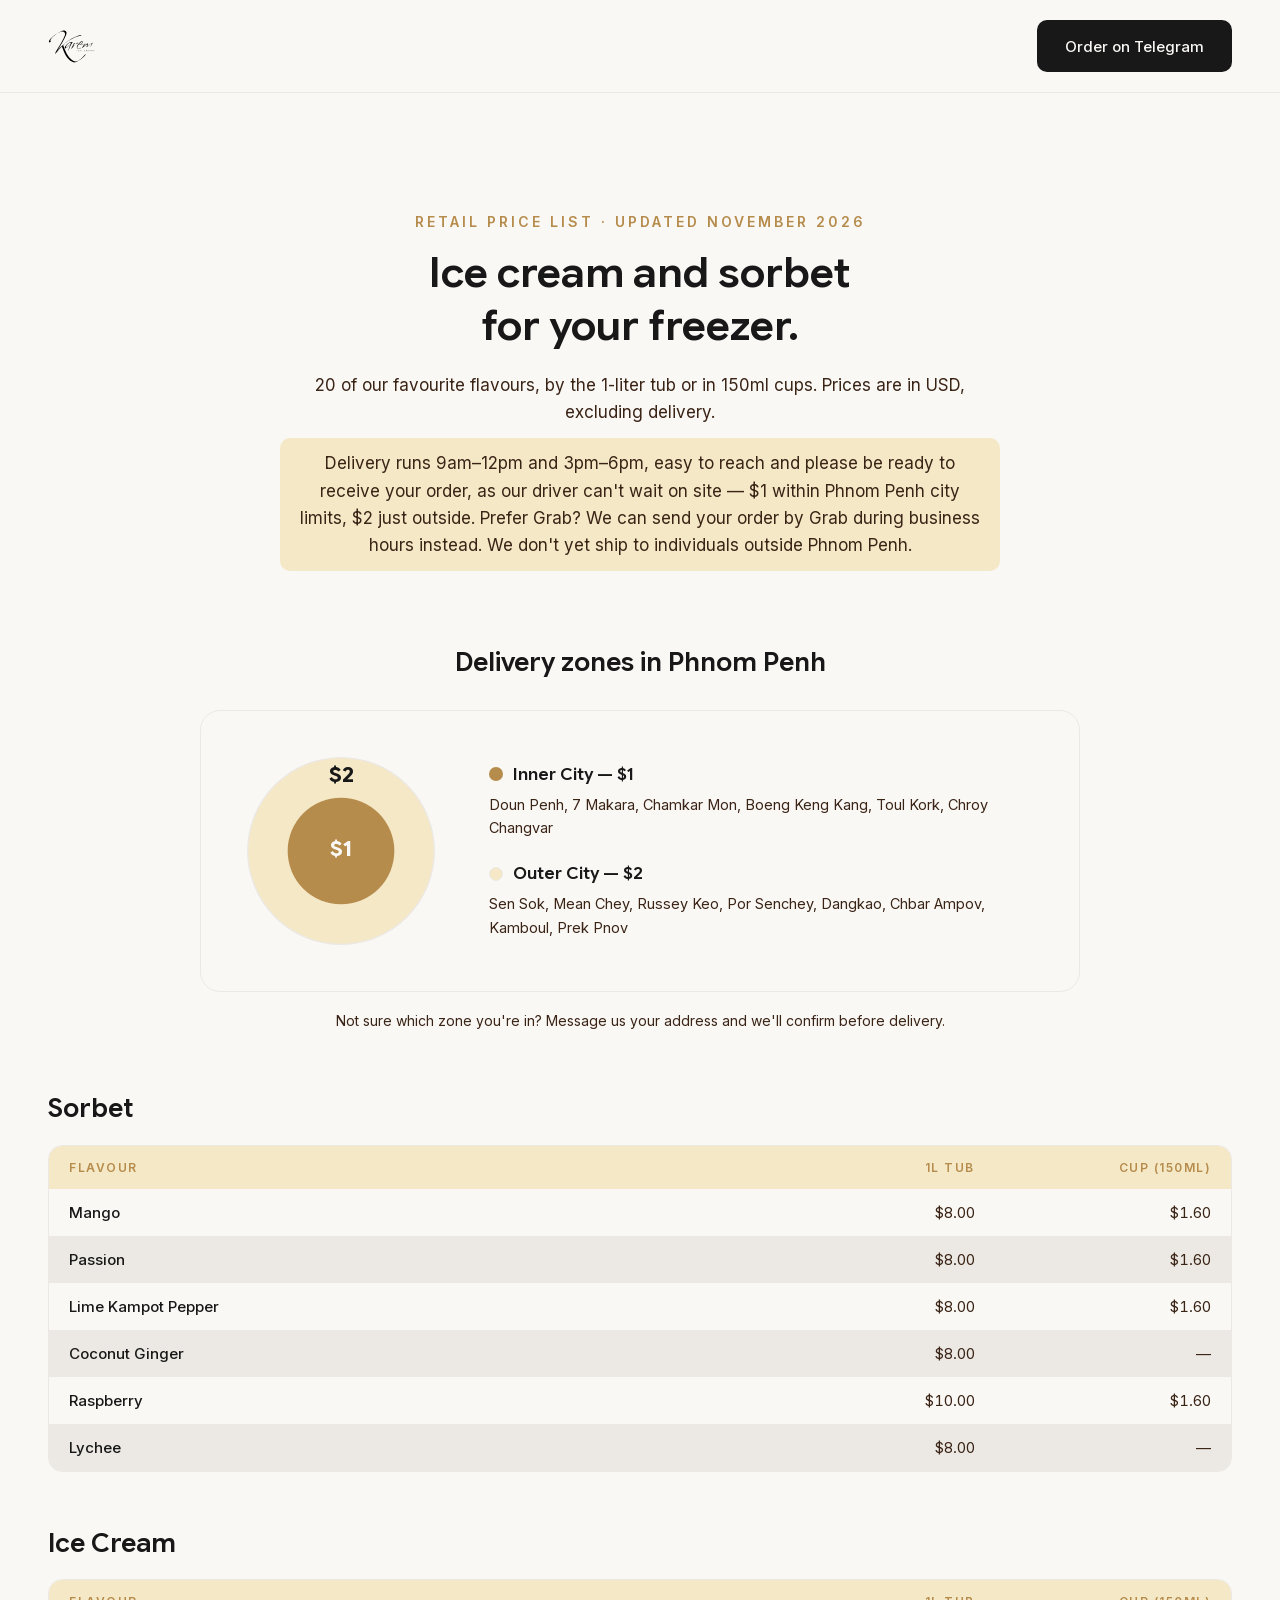
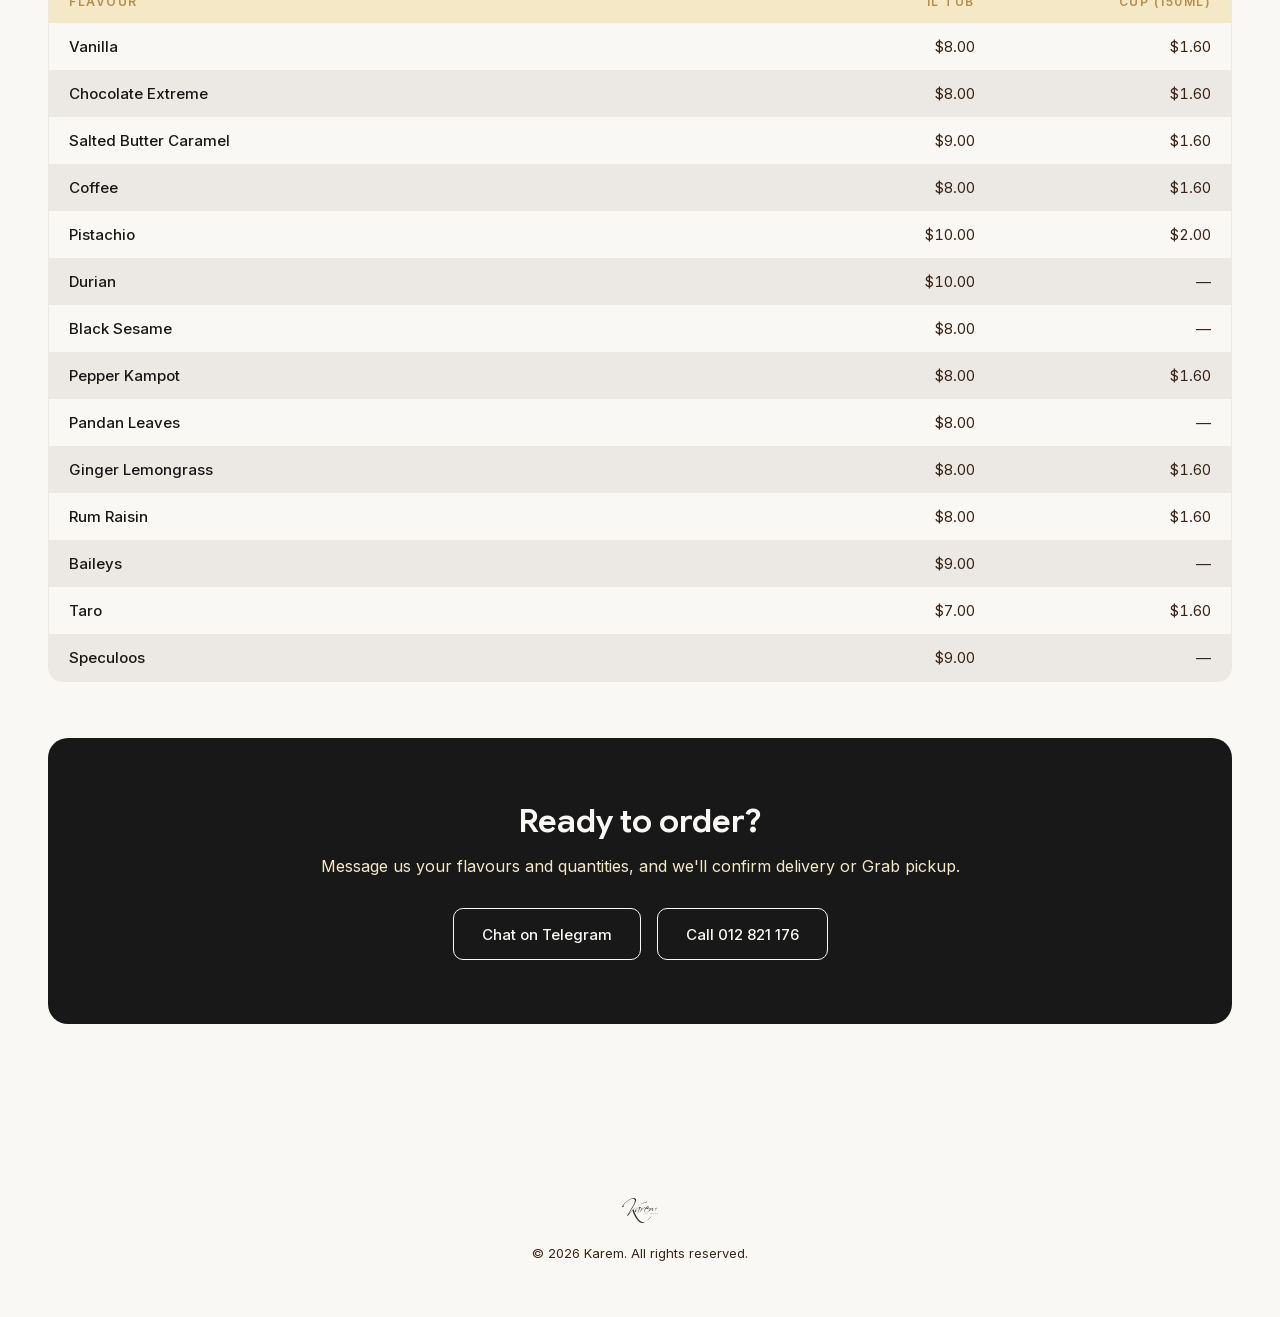
<file: retail.html>
<!DOCTYPE html>
<html lang="en">
<head>
<meta charset="UTF-8">
<meta name="viewport" content="width=device-width, initial-scale=1">

<!-- Google tag (gtag.js) -->
<script async src="https://www.googletagmanager.com/gtag/js?id=G-YHL9MXFKMF"></script>
<script>
  window.dataLayer = window.dataLayer || [];
  function gtag(){dataLayer.push(arguments);}
  gtag('js', new Date());
  gtag('config', 'G-YHL9MXFKMF');
</script>

<title>Retail Price List — Karem</title>
<meta name="description" content="Karem ice cream and sorbet for individuals: 20 favourite flavours by the liter or in 150ml cups, with delivery across Phnom Penh or by Grab.">
<meta name="robots" content="noindex, nofollow">
<link rel="icon" href="assets/images/karem-logo.svg" type="image/svg+xml">
<link rel="stylesheet" href="styles.css">
<link rel="stylesheet" href="pricing.css">
</head>
<body class="pricing-page">

<div class="announcement-bar" id="announcement-bar" role="status" hidden>
  <p>Closed for the Water Festival, 22&ndash;25 November &mdash; back to normal service on the 26th.</p>
  <button type="button" class="announcement-bar__close" id="announcement-close" aria-label="Dismiss announcement">&times;</button>
</div>

<a class="skip-link" href="#main">Skip to content</a>

<header class="pricing-header">
  <div class="pricing-header__bar">
    <a href="index.html" class="pricing-header__logo" aria-label="Karem home">
      <img src="assets/images/karem-logo.svg" alt="Karem" width="140" height="47">
    </a>
    <a href="https://t.me/Frank_Karem" class="btn btn--dark" target="_blank" rel="noopener">Order on Telegram</a>
  </div>
</header>

<main id="main" class="pricing-main">
  <div class="pricing-intro">
    <span class="eyebrow">Retail Price List &middot; Updated November 2026</span>
    <h1>Ice cream and sorbet<br>for your freezer.</h1>
    <p>20 of our favourite flavours, by the 1-liter tub or in 150ml cups. Prices are in USD, excluding delivery.</p>
    <p class="pricing-intro__note">Delivery runs 9am&ndash;12pm and 3pm&ndash;6pm, easy to reach and please be ready to receive your order, as our driver can't wait on site &mdash; $1 within Phnom Penh city limits, $2 just outside. Prefer Grab? We can send your order by Grab during business hours instead. We don't yet ship to individuals outside Phnom Penh.</p>
  </div>

  <section class="delivery-zones" aria-labelledby="delivery-zones-heading">
    <h2 id="delivery-zones-heading">Delivery zones in Phnom Penh</h2>
    <div class="delivery-zones__inner">
      <svg class="delivery-zones__diagram" viewBox="0 0 300 300" role="img" aria-label="Diagram of two delivery zones: an inner city zone at $1 and a surrounding outer city zone at $2">
        <circle cx="150" cy="150" r="140" fill="var(--pale-gold)" stroke="var(--line)" stroke-width="2"></circle>
        <circle cx="150" cy="150" r="80" fill="var(--gold)"></circle>
        <text x="150" y="46" text-anchor="middle" class="delivery-zones__label delivery-zones__label--outer">$2</text>
        <text x="150" y="158" text-anchor="middle" class="delivery-zones__label delivery-zones__label--inner">$1</text>
      </svg>
      <div class="delivery-zones__legend">
        <div class="delivery-zones__zone">
          <h3><span class="delivery-zones__swatch delivery-zones__swatch--inner"></span>Inner City &mdash; $1</h3>
          <p>Doun Penh, 7 Makara, Chamkar Mon, Boeng Keng Kang, Toul Kork, Chroy Changvar</p>
        </div>
        <div class="delivery-zones__zone">
          <h3><span class="delivery-zones__swatch delivery-zones__swatch--outer"></span>Outer City &mdash; $2</h3>
          <p>Sen Sok, Mean Chey, Russey Keo, Por Senchey, Dangkao, Chbar Ampov, Kamboul, Prek Pnov</p>
        </div>
      </div>
    </div>
    <p class="delivery-zones__note">Not sure which zone you're in? Message us your address and we'll confirm before delivery.</p>
  </section>

  <div id="price-tables"></div>

  <div class="pricing-cta">
    <h2>Ready to order?</h2>
    <p>Message us your flavours and quantities, and we'll confirm delivery or Grab pickup.</p>
    <div class="cta-actions">
      <a href="https://t.me/Frank_Karem" class="btn btn--outline-dark" target="_blank" rel="noopener">Chat on Telegram</a>
      <a href="tel:+85512821176" class="btn btn--outline-dark">Call 012 821 176</a>
    </div>
  </div>
</main>

<footer class="pricing-footer">
  <img src="assets/images/karem-logo.svg" alt="Karem" width="110" height="37">
  <p>© 2026 Karem. All rights reserved.</p>
</footer>

<script src="banner.js"></script>
<script src="retail.js"></script>
</body>
</html>
</file>
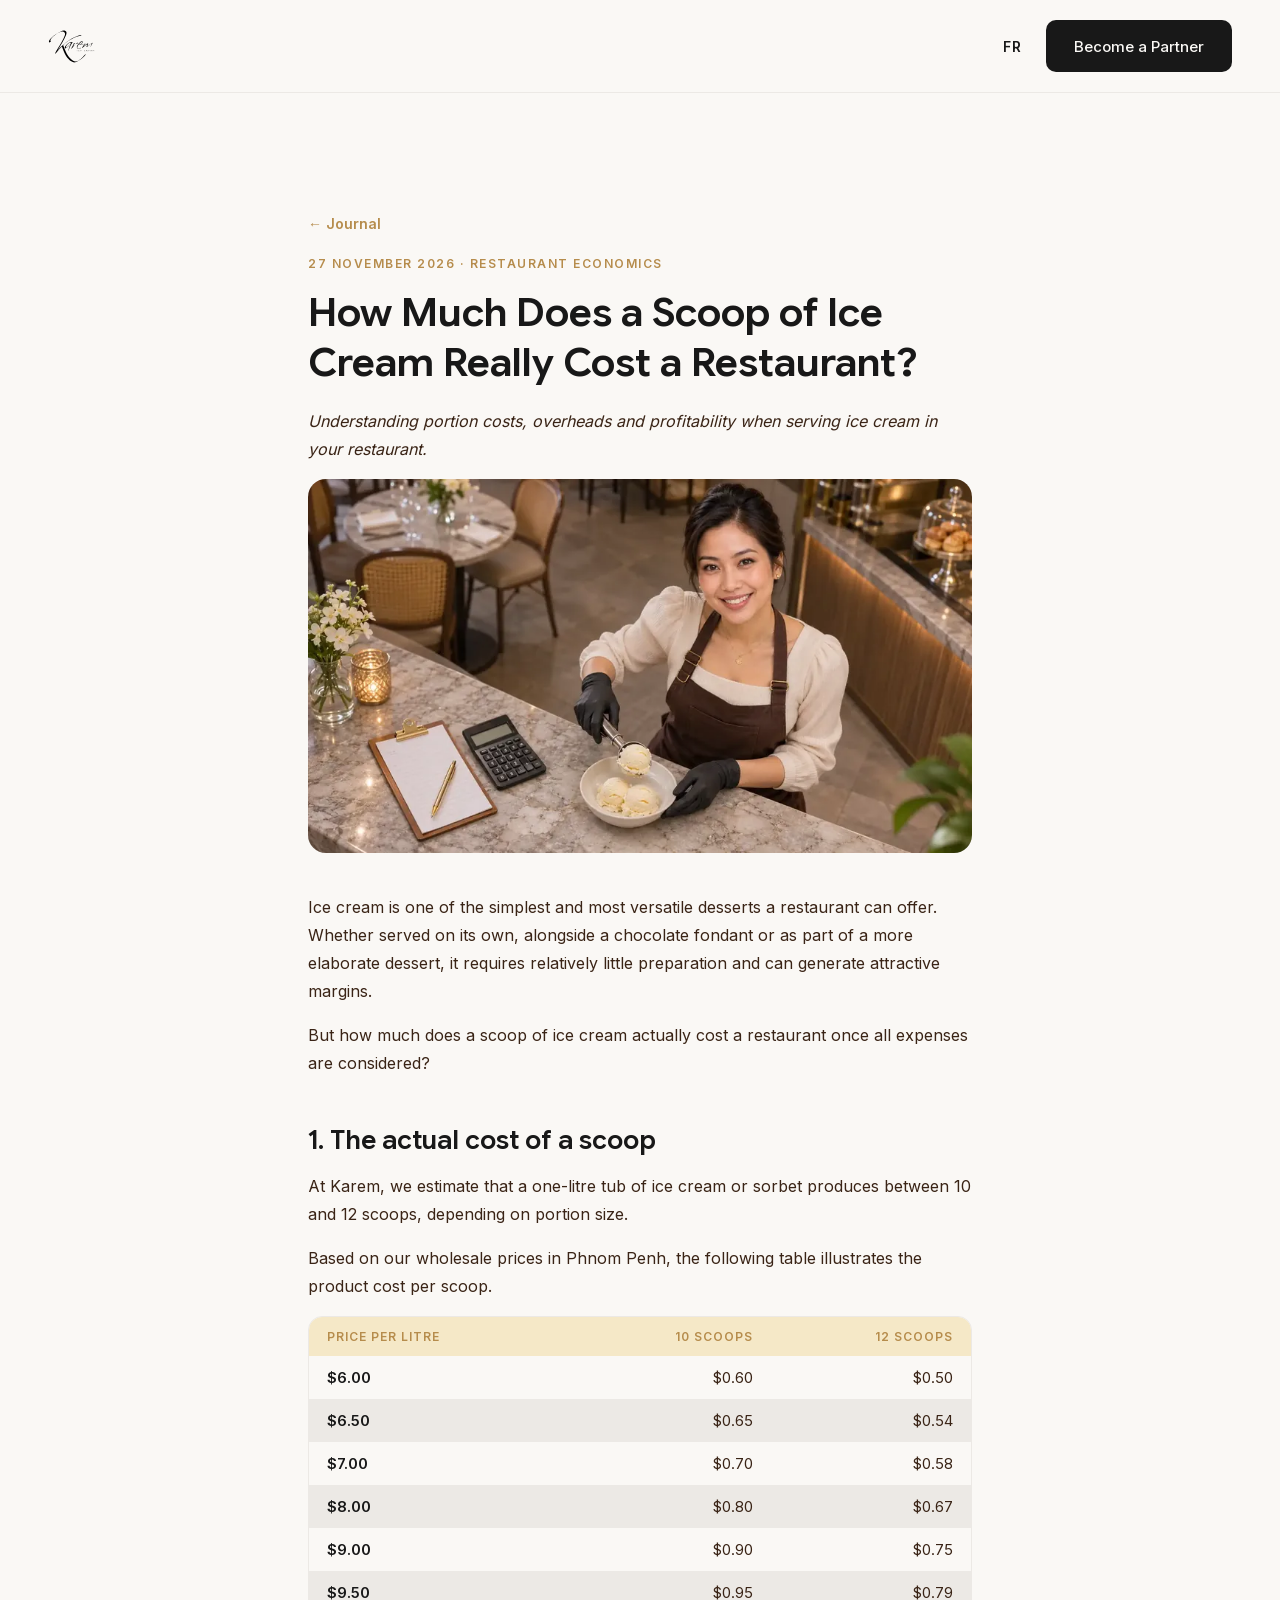
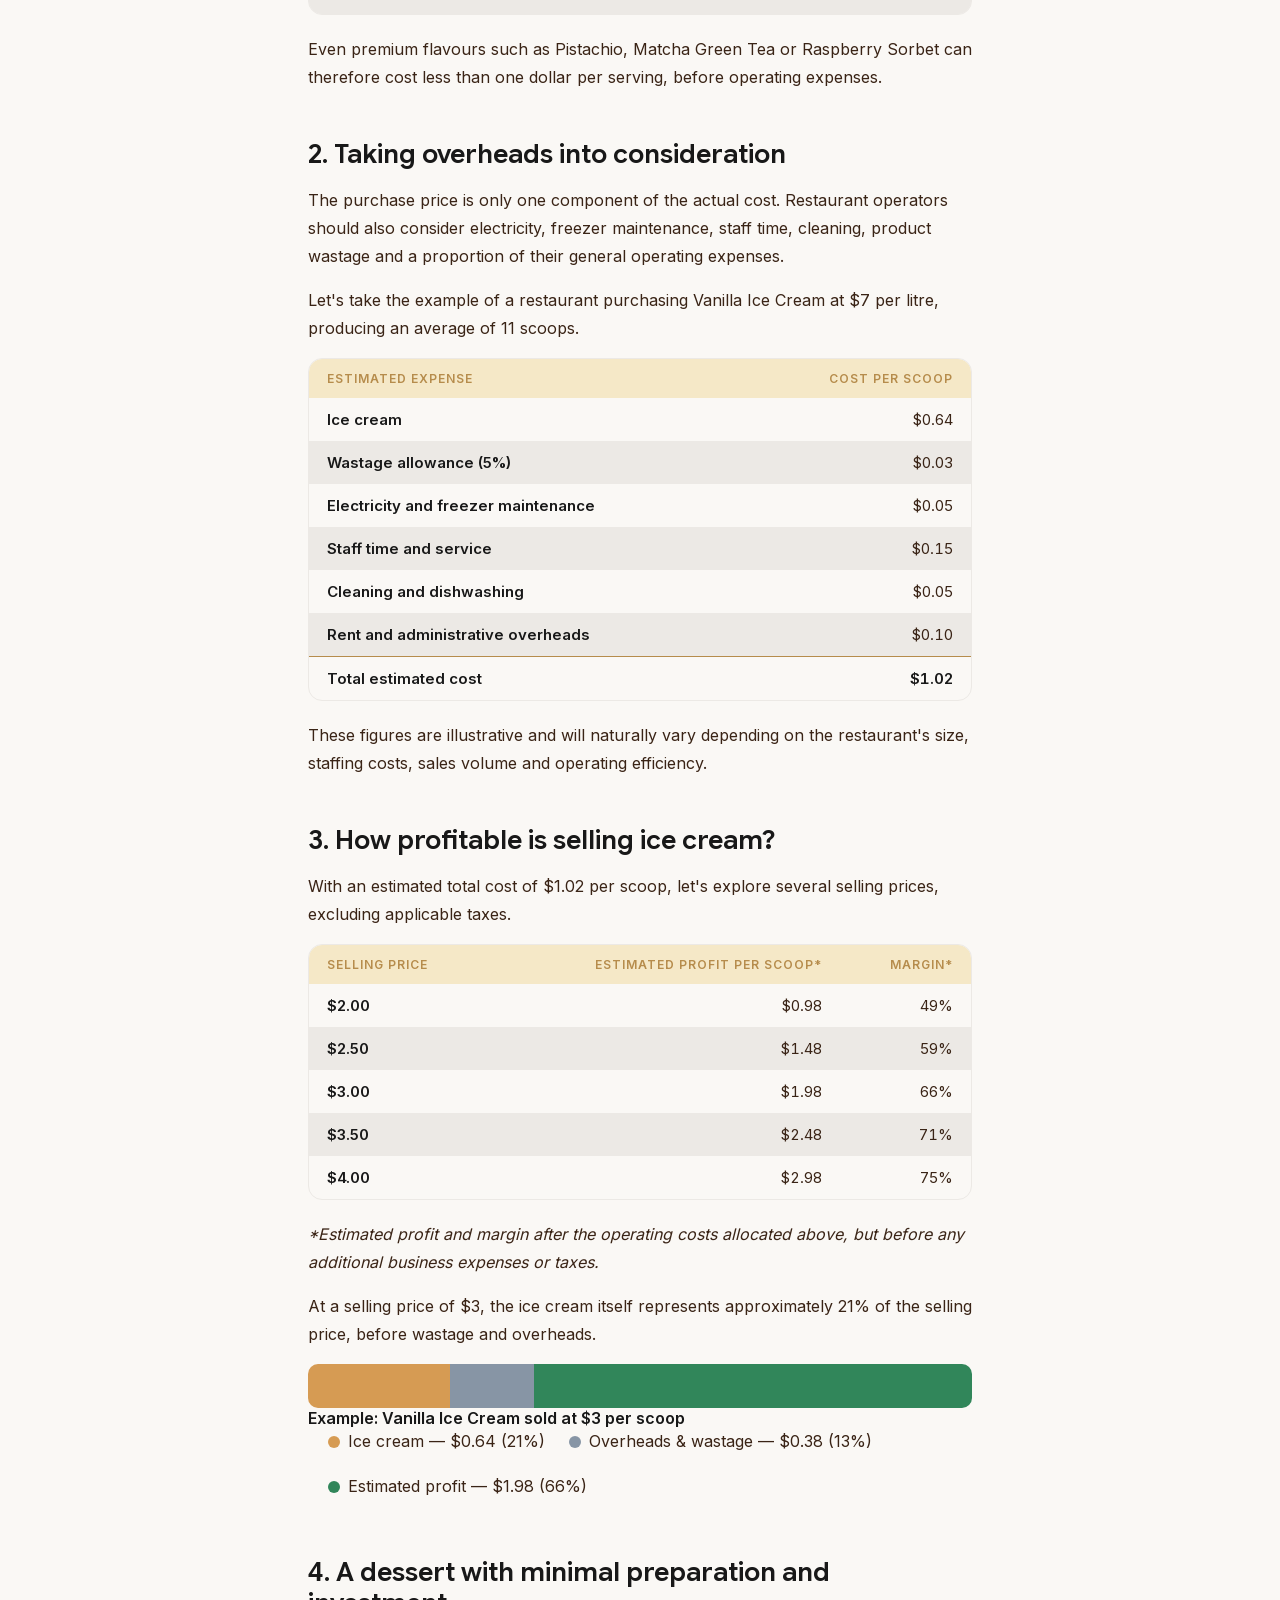
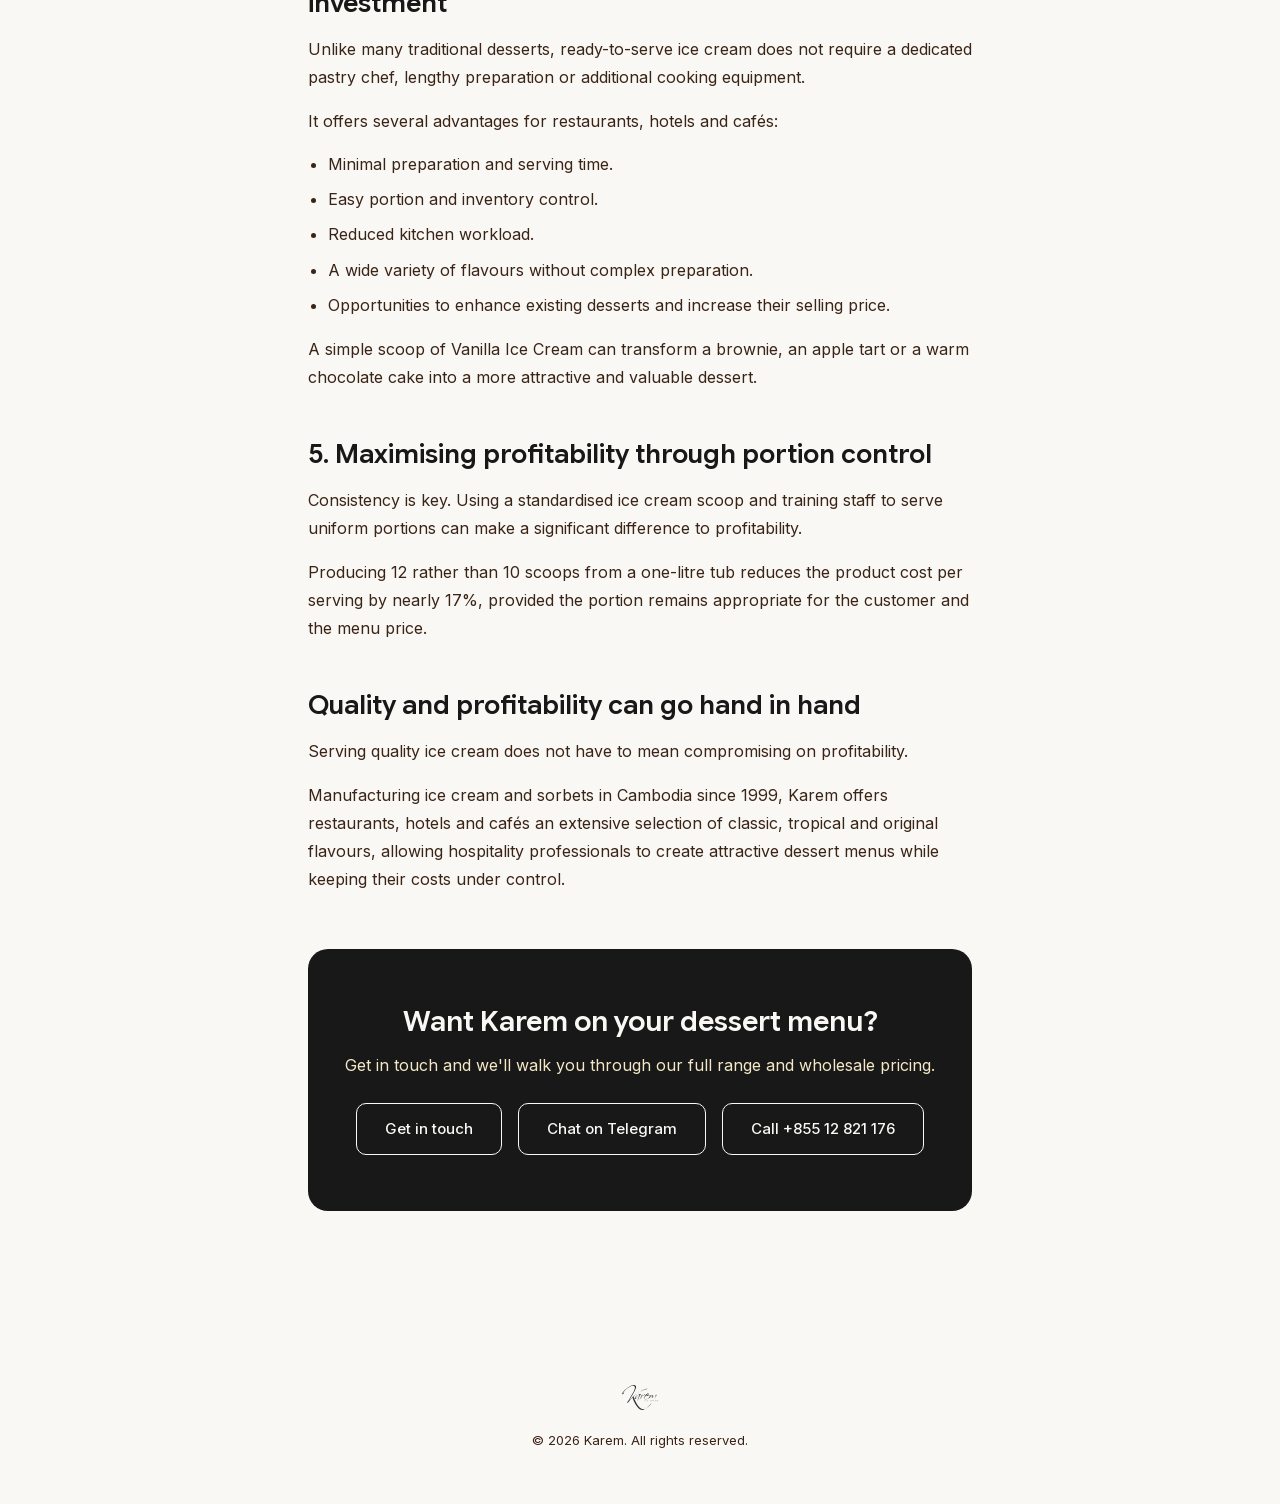
<file: blog/ice-cream-cost-per-scoop-restaurant.html>
<!DOCTYPE html>
<html lang="en">
<head>
<meta charset="UTF-8">
<meta name="viewport" content="width=device-width, initial-scale=1">

<!-- Google tag (gtag.js) -->
<script async src="https://www.googletagmanager.com/gtag/js?id=G-YHL9MXFKMF"></script>
<script>
  window.dataLayer = window.dataLayer || [];
  function gtag(){dataLayer.push(arguments);}
  gtag('js', new Date());
  gtag('config', 'G-YHL9MXFKMF');
</script>

<title>How Much Does a Scoop of Ice Cream Cost a Restaurant? — Karem</title>
<meta name="description" content="Discover the real cost of serving ice cream in a restaurant, including wholesale prices, overheads, portion control and potential profit margins.">
<meta name="robots" content="index, follow, max-snippet:-1, max-video-preview:-1, max-image-preview:large">
<link rel="canonical" href="https://karem-icecream.com/blog/ice-cream-cost-per-scoop-restaurant.html">
<link rel="alternate" hreflang="en" href="https://karem-icecream.com/blog/ice-cream-cost-per-scoop-restaurant.html">
<link rel="alternate" hreflang="fr" href="https://karem-icecream.com/fr/blog/cout-boule-de-glace-restaurant.html">
<link rel="alternate" hreflang="x-default" href="https://karem-icecream.com/blog/ice-cream-cost-per-scoop-restaurant.html">
<meta property="og:locale" content="en_US">
<meta property="og:locale:alternate" content="fr_FR">
<meta property="og:type" content="article">
<meta property="og:title" content="How Much Does a Scoop of Ice Cream Cost a Restaurant?">
<meta property="og:description" content="Discover the real cost of serving ice cream in a restaurant, including wholesale prices, overheads, portion control and potential profit margins.">
<meta property="og:url" content="https://karem-icecream.com/blog/ice-cream-cost-per-scoop-restaurant.html">
<meta property="og:image" content="https://karem-icecream.com/assets/images/blogpost1.webp">
<meta property="og:image:type" content="image/webp">
<meta property="og:image:width" content="1672">
<meta property="og:image:height" content="941">
<meta property="og:image:alt" content="A smiling server in a brown apron scoops vanilla ice cream into a white bowl at a marble restaurant counter, next to a calculator and a clipboard.">
<meta property="og:site_name" content="karem-icecream.com">
<meta property="article:published_time" content="2026-11-27T00:00:00+07:00">
<meta name="twitter:card" content="summary_large_image">
<meta name="twitter:title" content="How Much Does a Scoop of Ice Cream Cost a Restaurant?">
<meta name="twitter:description" content="Discover the real cost of serving ice cream in a restaurant, including wholesale prices, overheads, portion control and potential profit margins.">
<meta name="twitter:image" content="https://karem-icecream.com/assets/images/blogpost1.webp">
<meta name="twitter:image:alt" content="A smiling server in a brown apron scoops vanilla ice cream into a white bowl at a marble restaurant counter, next to a calculator and a clipboard.">
<script type="application/ld+json">{"@context":"https://schema.org","@type":"Article","headline":"How Much Does a Scoop of Ice Cream Really Cost a Restaurant?","image":{"@type":"ImageObject","url":"https://karem-icecream.com/assets/images/blogpost1.webp","width":1672,"height":941},"description":"Discover the real cost of serving ice cream in a restaurant, including wholesale prices, overheads, portion control and potential profit margins.","datePublished":"2026-11-27T00:00:00+07:00","dateModified":"2026-11-28T00:00:00+07:00","inLanguage":"en-US","mainEntityOfPage":{"@type":"WebPage","@id":"https://karem-icecream.com/blog/ice-cream-cost-per-scoop-restaurant.html"},"author":{"@type":"Organization","name":"Karem","url":"https://karem-icecream.com/"},"publisher":{"@type":"Organization","name":"Karem","logo":{"@type":"ImageObject","url":"https://karem-icecream.com/assets/images/karem-logo.svg"}}}</script>
<link rel="icon" href="../assets/images/karem-logo.svg" type="image/svg+xml">
<link rel="stylesheet" href="../styles.css">
<link rel="stylesheet" href="blog.css">
</head>
<body class="blog-page">

<a class="skip-link" href="#main">Skip to content</a>

<header class="blog-header">
  <div class="blog-header__bar">
    <a href="../index.html" class="blog-header__logo" aria-label="Karem home">
      <img src="../assets/images/karem-logo.svg" alt="Karem" width="140" height="47">
    </a>
    <div class="blog-header__right">
      <a href="../fr/blog/cout-boule-de-glace-restaurant.html" class="lang-switch" hreflang="fr" lang="fr" aria-label="Version française">FR</a>
      <a href="../index.html#contact" class="btn btn--dark">Become a Partner</a>
    </div>
  </div>
</header>

<main id="main" class="blog-main">
  <a href="index.html" class="article__back">&larr; Journal</a>

  <article class="article">
    <span class="article__meta">27 November 2026 &middot; Restaurant Economics</span>
    <h1>How Much Does a Scoop of Ice Cream Really Cost a Restaurant?</h1>
    <p class="article__lead">Understanding portion costs, overheads and profitability when serving ice cream in your restaurant.</p>

    <figure class="article__hero">
      <img src="../assets/images/blogpost1.webp"
           srcset="../assets/images/blogpost1-900.webp 900w, ../assets/images/blogpost1.webp 1672w"
           sizes="(max-width: 760px) 100vw, 664px"
           width="1672" height="941" fetchpriority="high" decoding="async"
           alt="A smiling server in a brown apron scoops vanilla ice cream into a white bowl at a marble restaurant counter, next to a calculator and a clipboard.">
    </figure>

    <p>Ice cream is one of the simplest and most versatile desserts a restaurant can offer. Whether served on its own, alongside a chocolate fondant or as part of a more elaborate dessert, it requires relatively little preparation and can generate attractive margins.</p>
    <p>But how much does a scoop of ice cream actually cost a restaurant once all expenses are considered?</p>

    <h2>1. The actual cost of a scoop</h2>
    <p>At Karem, we estimate that a one-litre tub of ice cream or sorbet produces between 10 and 12 scoops, depending on portion size.</p>
    <p>Based on our wholesale prices in Phnom Penh, the following table illustrates the product cost per scoop.</p>
    <div class="article-table-scroll">
      <table class="article-table">
        <thead>
          <tr>
            <th scope="col">Price per litre</th>
            <th scope="col">10 scoops</th>
            <th scope="col">12 scoops</th>
          </tr>
        </thead>
        <tbody>
          <tr><th scope="row">$6.00</th><td>$0.60</td><td>$0.50</td></tr>
          <tr><th scope="row">$6.50</th><td>$0.65</td><td>$0.54</td></tr>
          <tr><th scope="row">$7.00</th><td>$0.70</td><td>$0.58</td></tr>
          <tr><th scope="row">$8.00</th><td>$0.80</td><td>$0.67</td></tr>
          <tr><th scope="row">$9.00</th><td>$0.90</td><td>$0.75</td></tr>
          <tr><th scope="row">$9.50</th><td>$0.95</td><td>$0.79</td></tr>
        </tbody>
      </table>
    </div>
    <p>Even premium flavours such as Pistachio, Matcha Green Tea or Raspberry Sorbet can therefore cost less than one dollar per serving, before operating expenses.</p>

    <h2>2. Taking overheads into consideration</h2>
    <p>The purchase price is only one component of the actual cost. Restaurant operators should also consider electricity, freezer maintenance, staff time, cleaning, product wastage and a proportion of their general operating expenses.</p>
    <p>Let's take the example of a restaurant purchasing Vanilla Ice Cream at $7 per litre, producing an average of 11 scoops.</p>
    <div class="article-table-scroll">
      <table class="article-table">
        <thead>
          <tr>
            <th scope="col">Estimated expense</th>
            <th scope="col">Cost per scoop</th>
          </tr>
        </thead>
        <tbody>
          <tr><th scope="row">Ice cream</th><td>$0.64</td></tr>
          <tr><th scope="row">Wastage allowance (5%)</th><td>$0.03</td></tr>
          <tr><th scope="row">Electricity and freezer maintenance</th><td>$0.05</td></tr>
          <tr><th scope="row">Staff time and service</th><td>$0.15</td></tr>
          <tr><th scope="row">Cleaning and dishwashing</th><td>$0.05</td></tr>
          <tr><th scope="row">Rent and administrative overheads</th><td>$0.10</td></tr>
          <tr class="article-table__total"><th scope="row">Total estimated cost</th><td>$1.02</td></tr>
        </tbody>
      </table>
    </div>
    <p>These figures are illustrative and will naturally vary depending on the restaurant's size, staffing costs, sales volume and operating efficiency.</p>

    <h2>3. How profitable is selling ice cream?</h2>
    <p>With an estimated total cost of $1.02 per scoop, let's explore several selling prices, excluding applicable taxes.</p>
    <div class="article-table-scroll">
      <table class="article-table">
        <thead>
          <tr>
            <th scope="col">Selling price</th>
            <th scope="col">Estimated profit per scoop*</th>
            <th scope="col">Margin*</th>
          </tr>
        </thead>
        <tbody>
          <tr><th scope="row">$2.00</th><td>$0.98</td><td>49%</td></tr>
          <tr><th scope="row">$2.50</th><td>$1.48</td><td>59%</td></tr>
          <tr><th scope="row">$3.00</th><td>$1.98</td><td>66%</td></tr>
          <tr><th scope="row">$3.50</th><td>$2.48</td><td>71%</td></tr>
          <tr><th scope="row">$4.00</th><td>$2.98</td><td>75%</td></tr>
        </tbody>
      </table>
    </div>
    <p class="article__footnote">*Estimated profit and margin after the operating costs allocated above, but before any additional business expenses or taxes.</p>
    <p>At a selling price of $3, the ice cream itself represents approximately 21% of the selling price, before wastage and overheads.</p>

    <figure class="cost-chart">
      <div class="cost-chart__bar" aria-hidden="true">
        <span class="cost-chart__segment" style="width: 21.33%; background: #D69B53;"></span>
        <span class="cost-chart__segment" style="width: 12.67%; background: #8795A5;"></span>
        <span class="cost-chart__segment" style="width: 66%; background: #31865A;"></span>
      </div>
      <figcaption>
        <strong>Example: Vanilla Ice Cream sold at $3 per scoop</strong>
        <ul class="cost-chart__legend">
          <li><span class="cost-chart__swatch" style="background: #D69B53;"></span>Ice cream &mdash; $0.64 (21%)</li>
          <li><span class="cost-chart__swatch" style="background: #8795A5;"></span>Overheads &amp; wastage &mdash; $0.38 (13%)</li>
          <li><span class="cost-chart__swatch" style="background: #31865A;"></span>Estimated profit &mdash; $1.98 (66%)</li>
        </ul>
      </figcaption>
    </figure>

    <h2>4. A dessert with minimal preparation and investment</h2>
    <p>Unlike many traditional desserts, ready-to-serve ice cream does not require a dedicated pastry chef, lengthy preparation or additional cooking equipment.</p>
    <p>It offers several advantages for restaurants, hotels and cafés:</p>
    <ul>
      <li>Minimal preparation and serving time.</li>
      <li>Easy portion and inventory control.</li>
      <li>Reduced kitchen workload.</li>
      <li>A wide variety of flavours without complex preparation.</li>
      <li>Opportunities to enhance existing desserts and increase their selling price.</li>
    </ul>
    <p>A simple scoop of Vanilla Ice Cream can transform a brownie, an apple tart or a warm chocolate cake into a more attractive and valuable dessert.</p>

    <h2>5. Maximising profitability through portion control</h2>
    <p>Consistency is key. Using a standardised ice cream scoop and training staff to serve uniform portions can make a significant difference to profitability.</p>
    <p>Producing 12 rather than 10 scoops from a one-litre tub reduces the product cost per serving by nearly 17%, provided the portion remains appropriate for the customer and the menu price.</p>

    <h2>Quality and profitability can go hand in hand</h2>
    <p>Serving quality ice cream does not have to mean compromising on profitability.</p>
    <p>Manufacturing ice cream and sorbets in Cambodia since 1999, Karem offers restaurants, hotels and cafés an extensive selection of classic, tropical and original flavours, allowing hospitality professionals to create attractive dessert menus while keeping their costs under control.</p>
  </article>

  <div class="article-cta">
    <h2>Want Karem on your dessert menu?</h2>
    <p>Get in touch and we'll walk you through our full range and wholesale pricing.</p>
    <div class="cta-actions">
      <a href="../index.html#contact" class="btn btn--outline">Get in touch</a>
      <a href="https://t.me/Frank_Karem" class="btn btn--outline" target="_blank" rel="noopener">Chat on Telegram</a>
      <a href="tel:+85512821176" class="btn btn--outline">Call +855 12 821 176</a>
    </div>
  </div>
</main>

<footer class="blog-footer">
  <img src="../assets/images/karem-logo.svg" alt="Karem" width="110" height="37">
  <p>© 2026 Karem. All rights reserved.</p>
</footer>

</body>
</html>
</file>
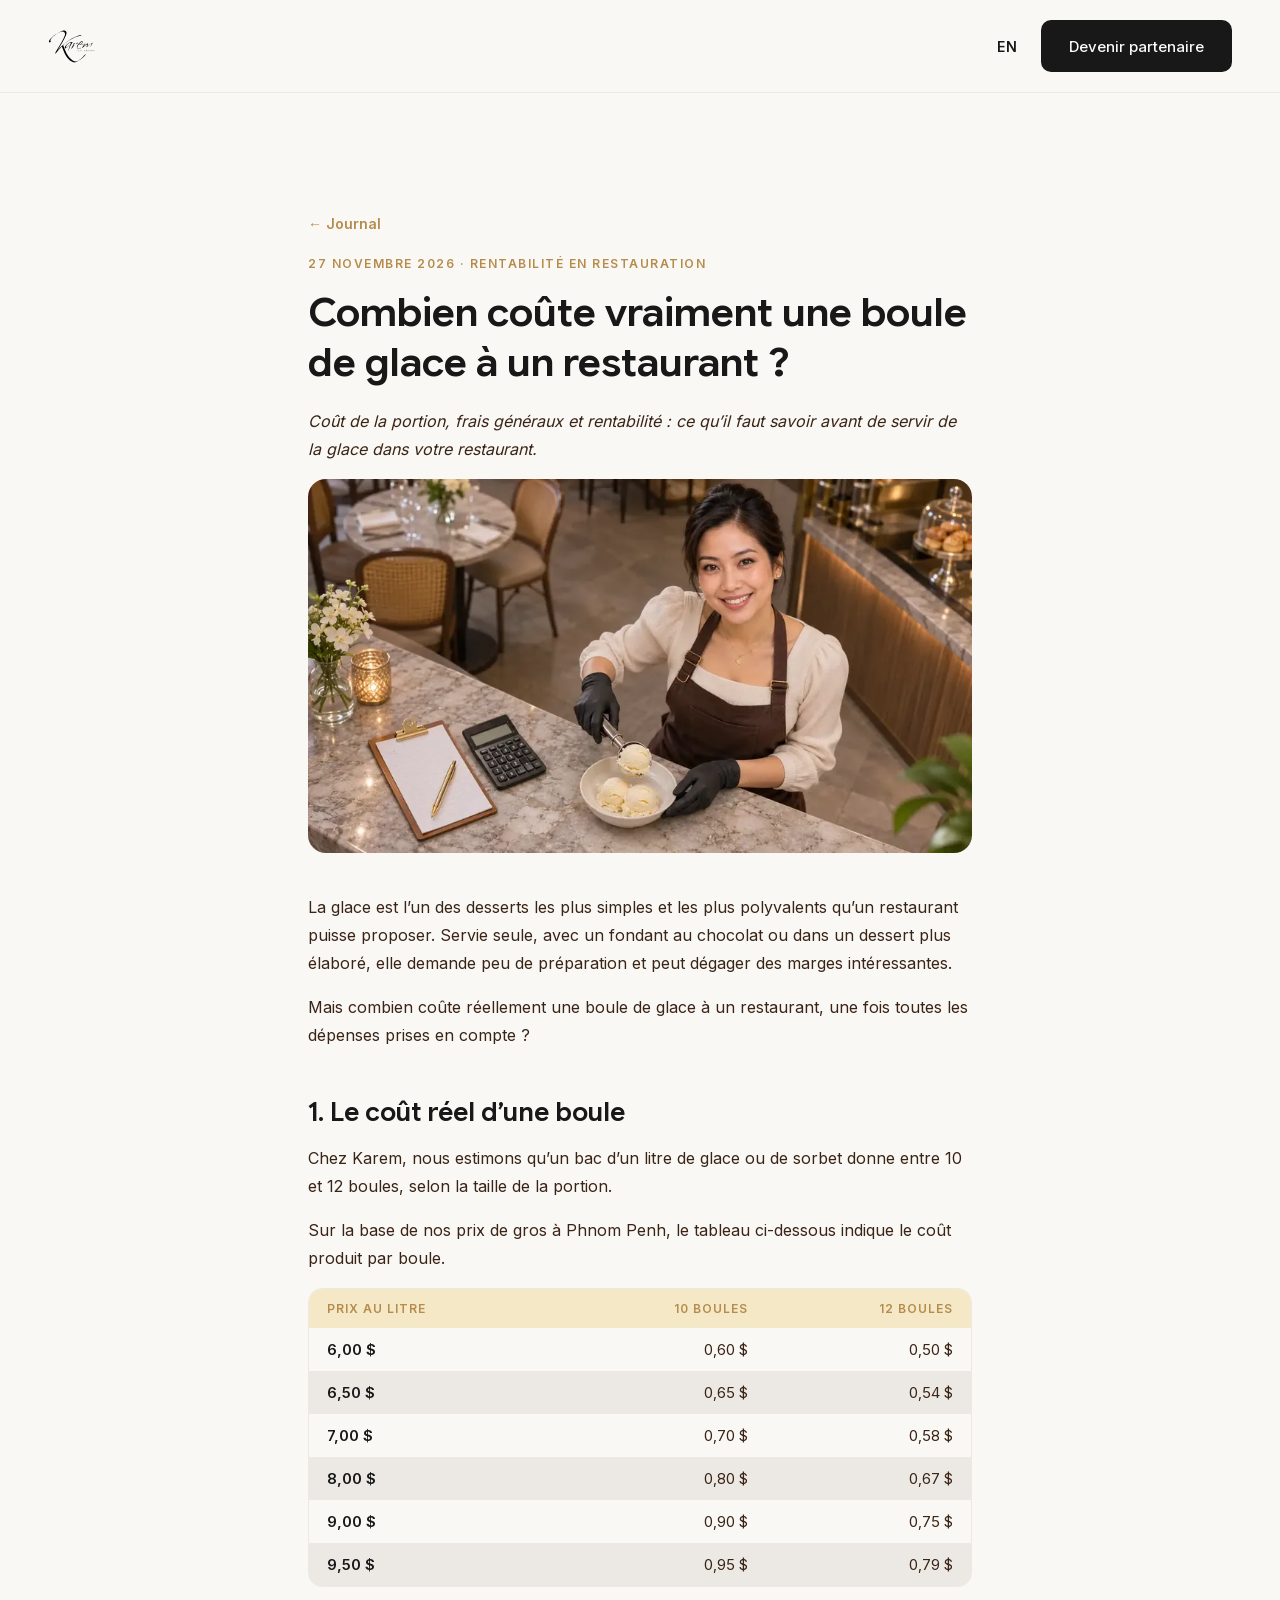
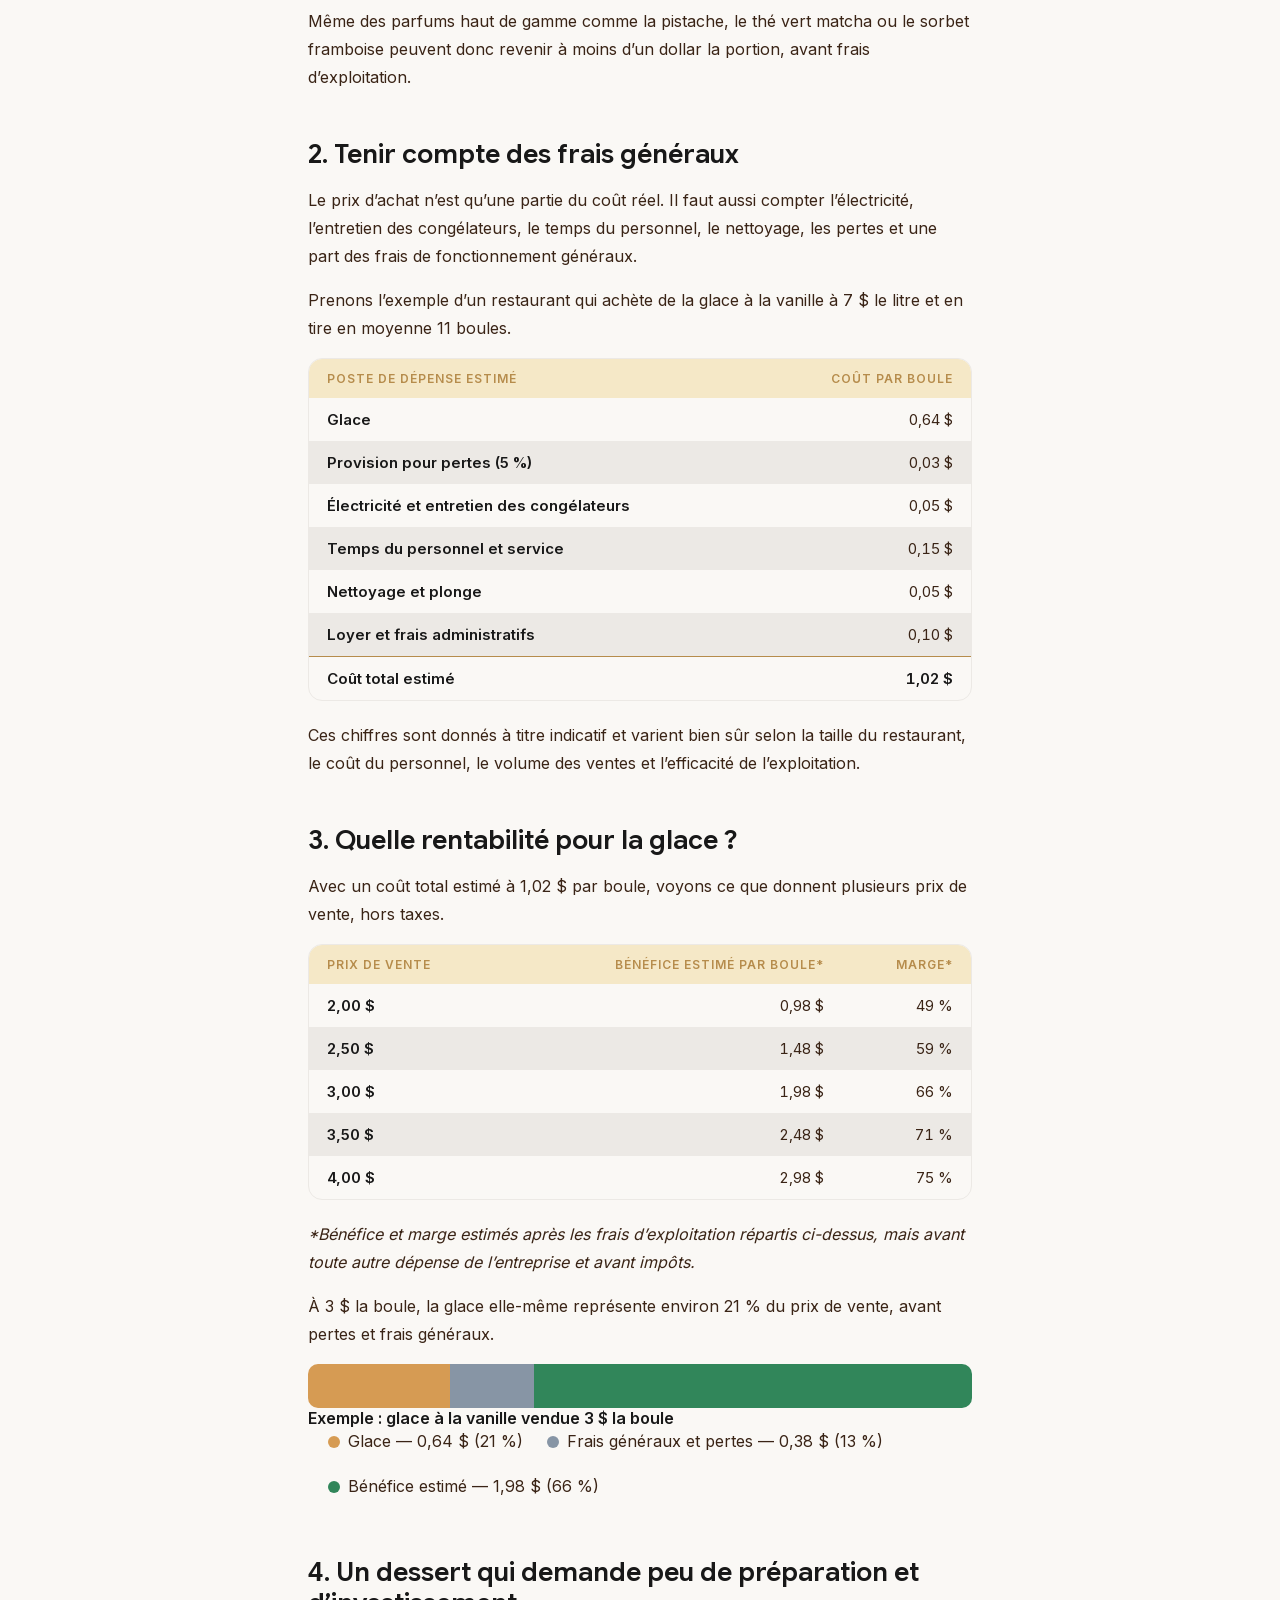
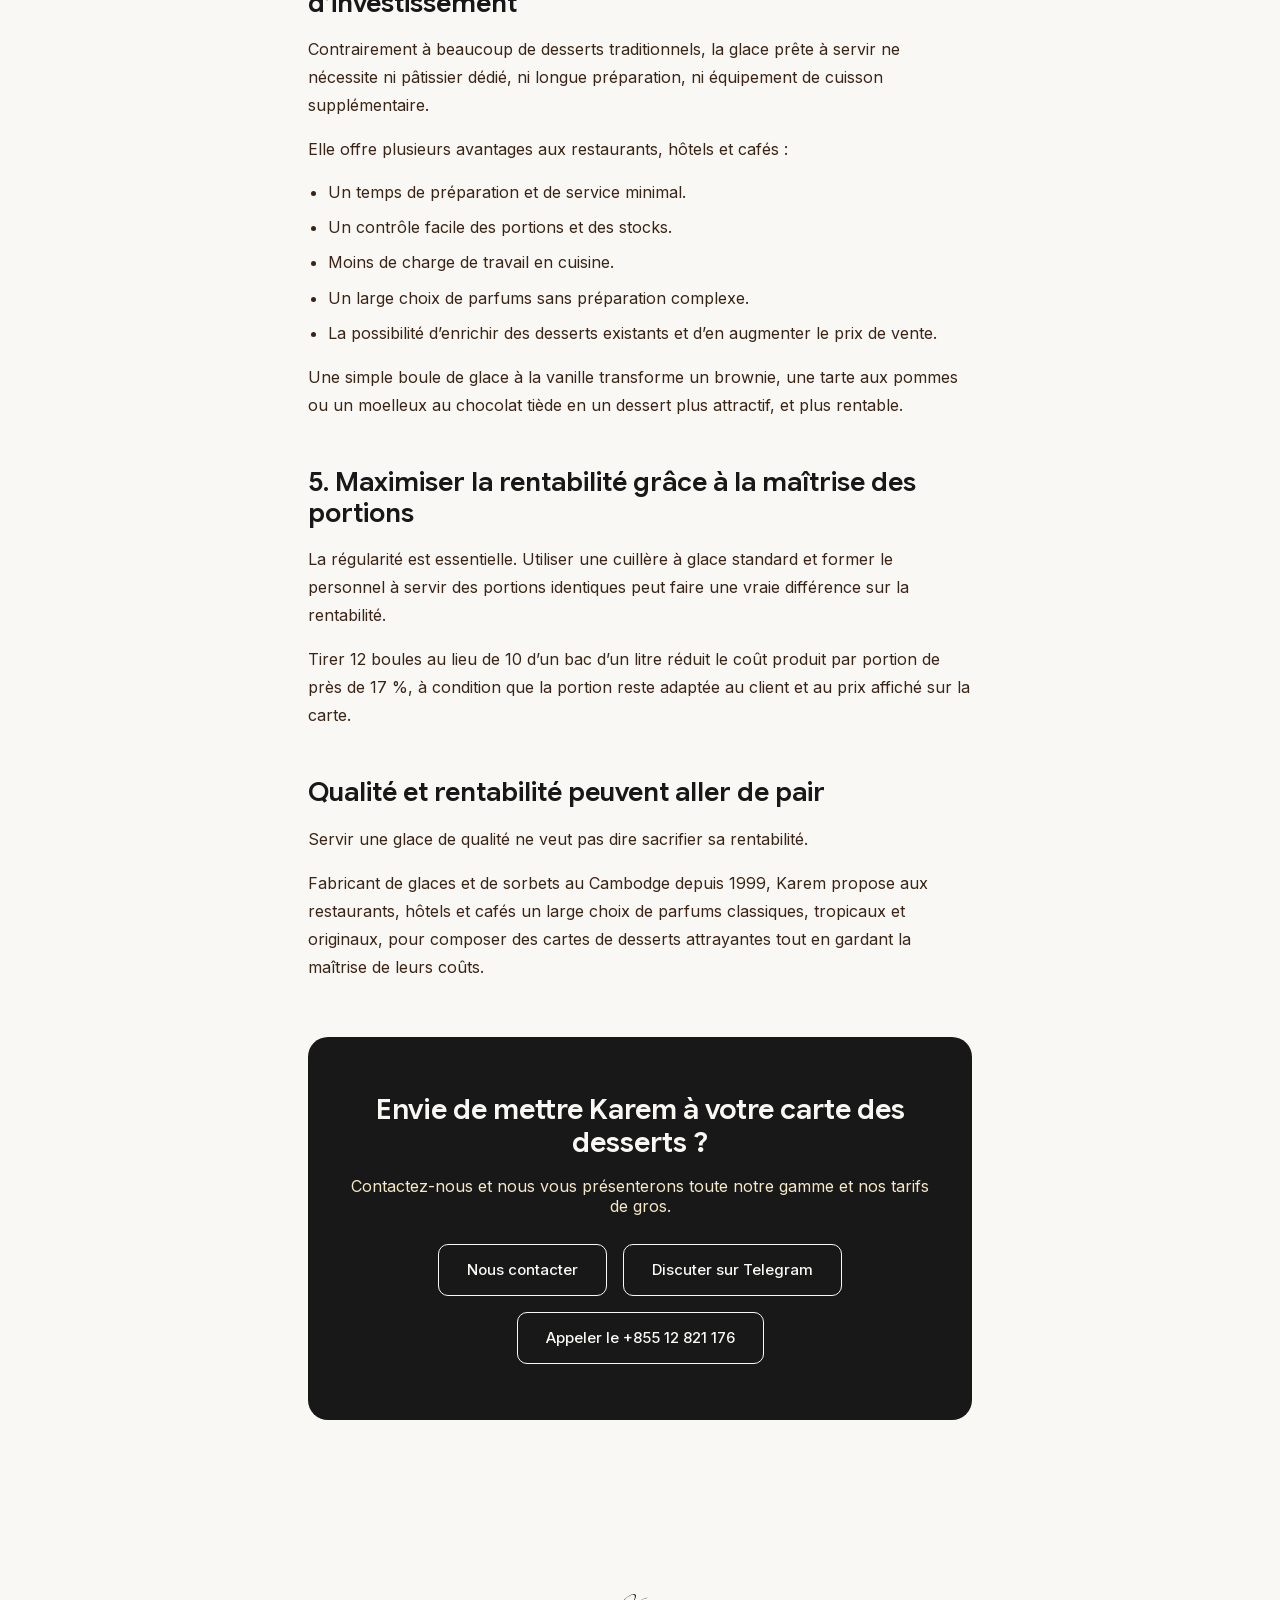
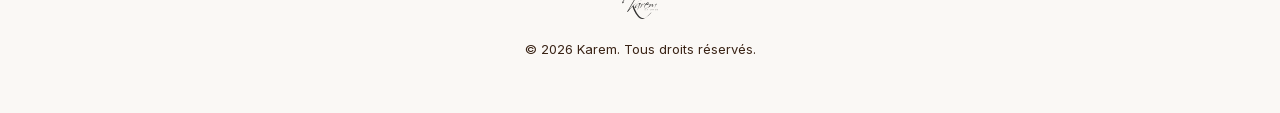
<file: fr/blog/cout-boule-de-glace-restaurant.html>
<!DOCTYPE html>
<html lang="fr">
<head>
<meta charset="UTF-8">
<meta name="viewport" content="width=device-width, initial-scale=1">

<!-- Google tag (gtag.js) -->
<script async src="https://www.googletagmanager.com/gtag/js?id=G-YHL9MXFKMF"></script>
<script>
  window.dataLayer = window.dataLayer || [];
  function gtag(){dataLayer.push(arguments);}
  gtag('js', new Date());
  gtag('config', 'G-YHL9MXFKMF');
</script>

<title>Combien coûte une boule de glace à un restaurant ? — Karem</title>
<meta name="description" content="Le vrai coût d’une boule de glace servie au restaurant : prix de gros, frais généraux, maîtrise des portions et marges possibles.">
<meta name="robots" content="index, follow, max-snippet:-1, max-video-preview:-1, max-image-preview:large">
<link rel="canonical" href="https://karem-icecream.com/fr/blog/cout-boule-de-glace-restaurant.html">
<link rel="alternate" hreflang="en" href="https://karem-icecream.com/blog/ice-cream-cost-per-scoop-restaurant.html">
<link rel="alternate" hreflang="fr" href="https://karem-icecream.com/fr/blog/cout-boule-de-glace-restaurant.html">
<link rel="alternate" hreflang="x-default" href="https://karem-icecream.com/blog/ice-cream-cost-per-scoop-restaurant.html">
<meta property="og:locale" content="fr_FR">
<meta property="og:locale:alternate" content="en_US">
<meta property="og:type" content="article">
<meta property="og:title" content="Combien coûte une boule de glace à un restaurant ?">
<meta property="og:description" content="Le vrai coût d’une boule de glace servie au restaurant : prix de gros, frais généraux, maîtrise des portions et marges possibles.">
<meta property="og:url" content="https://karem-icecream.com/fr/blog/cout-boule-de-glace-restaurant.html">
<meta property="og:image" content="https://karem-icecream.com/assets/images/blogpost1.webp">
<meta property="og:image:type" content="image/webp">
<meta property="og:image:width" content="1672">
<meta property="og:image:height" content="941">
<meta property="og:image:alt" content="Une serveuse souriante en tablier marron sert de la glace à la vanille dans un bol blanc, sur le comptoir en marbre d’un restaurant, à côté d’une calculatrice et d’un porte-bloc.">
<meta property="og:site_name" content="karem-icecream.com">
<meta property="article:published_time" content="2026-11-27T00:00:00+07:00">
<meta name="twitter:card" content="summary_large_image">
<meta name="twitter:title" content="Combien coûte une boule de glace à un restaurant ?">
<meta name="twitter:description" content="Le vrai coût d’une boule de glace servie au restaurant : prix de gros, frais généraux, maîtrise des portions et marges possibles.">
<meta name="twitter:image" content="https://karem-icecream.com/assets/images/blogpost1.webp">
<meta name="twitter:image:alt" content="Une serveuse souriante en tablier marron sert de la glace à la vanille dans un bol blanc, sur le comptoir en marbre d’un restaurant, à côté d’une calculatrice et d’un porte-bloc.">
<script type="application/ld+json">{"@context":"https://schema.org","@type":"Article","headline":"Combien coûte vraiment une boule de glace à un restaurant ?","image":{"@type":"ImageObject","url":"https://karem-icecream.com/assets/images/blogpost1.webp","width":1672,"height":941},"description":"Le vrai coût d’une boule de glace servie au restaurant : prix de gros, frais généraux, maîtrise des portions et marges possibles.","datePublished":"2026-11-27T00:00:00+07:00","dateModified":"2026-11-28T00:00:00+07:00","inLanguage":"fr-FR","mainEntityOfPage":{"@type":"WebPage","@id":"https://karem-icecream.com/fr/blog/cout-boule-de-glace-restaurant.html"},"author":{"@type":"Organization","name":"Karem","url":"https://karem-icecream.com/"},"publisher":{"@type":"Organization","name":"Karem","logo":{"@type":"ImageObject","url":"https://karem-icecream.com/assets/images/karem-logo.svg"}}}</script>
<link rel="icon" href="../../assets/images/karem-logo.svg" type="image/svg+xml">
<link rel="stylesheet" href="../../styles.css">
<link rel="stylesheet" href="../../blog/blog.css">
</head>
<body class="blog-page">

<a class="skip-link" href="#main">Aller au contenu</a>

<header class="blog-header">
  <div class="blog-header__bar">
    <a href="../index.html" class="blog-header__logo" aria-label="Accueil Karem">
      <img src="../../assets/images/karem-logo.svg" alt="Karem" width="140" height="47">
    </a>
    <div class="blog-header__right">
      <a href="../../blog/ice-cream-cost-per-scoop-restaurant.html" class="lang-switch" hreflang="en" lang="en" aria-label="English version">EN</a>
      <a href="../index.html#contact" class="btn btn--dark">Devenir partenaire</a>
    </div>
  </div>
</header>

<main id="main" class="blog-main">
  <a href="index.html" class="article__back">&larr; Journal</a>

  <article class="article">
    <span class="article__meta">27 novembre 2026 &middot; Rentabilité en restauration</span>
    <h1>Combien coûte vraiment une boule de glace à un restaurant&nbsp;?</h1>
    <p class="article__lead">Coût de la portion, frais généraux et rentabilité&nbsp;: ce qu’il faut savoir avant de servir de la glace dans votre restaurant.</p>

    <figure class="article__hero">
      <img src="../../assets/images/blogpost1.webp"
           srcset="../../assets/images/blogpost1-900.webp 900w, ../../assets/images/blogpost1.webp 1672w"
           sizes="(max-width: 760px) 100vw, 664px"
           width="1672" height="941" fetchpriority="high" decoding="async"
           alt="Une serveuse souriante en tablier marron sert de la glace à la vanille dans un bol blanc, sur le comptoir en marbre d’un restaurant, à côté d’une calculatrice et d’un porte-bloc.">
    </figure>

    <p>La glace est l’un des desserts les plus simples et les plus polyvalents qu’un restaurant puisse proposer. Servie seule, avec un fondant au chocolat ou dans un dessert plus élaboré, elle demande peu de préparation et peut dégager des marges intéressantes.</p>
    <p>Mais combien coûte réellement une boule de glace à un restaurant, une fois toutes les dépenses prises en compte&nbsp;?</p>

    <h2>1. Le coût réel d’une boule</h2>
    <p>Chez Karem, nous estimons qu’un bac d’un litre de glace ou de sorbet donne entre 10 et 12 boules, selon la taille de la portion.</p>
    <p>Sur la base de nos prix de gros à Phnom Penh, le tableau ci-dessous indique le coût produit par boule.</p>
    <div class="article-table-scroll">
      <table class="article-table">
        <thead>
          <tr>
            <th scope="col">Prix au litre</th>
            <th scope="col">10 boules</th>
            <th scope="col">12 boules</th>
          </tr>
        </thead>
        <tbody>
          <tr><th scope="row">6,00&nbsp;$</th><td>0,60&nbsp;$</td><td>0,50&nbsp;$</td></tr>
          <tr><th scope="row">6,50&nbsp;$</th><td>0,65&nbsp;$</td><td>0,54&nbsp;$</td></tr>
          <tr><th scope="row">7,00&nbsp;$</th><td>0,70&nbsp;$</td><td>0,58&nbsp;$</td></tr>
          <tr><th scope="row">8,00&nbsp;$</th><td>0,80&nbsp;$</td><td>0,67&nbsp;$</td></tr>
          <tr><th scope="row">9,00&nbsp;$</th><td>0,90&nbsp;$</td><td>0,75&nbsp;$</td></tr>
          <tr><th scope="row">9,50&nbsp;$</th><td>0,95&nbsp;$</td><td>0,79&nbsp;$</td></tr>
        </tbody>
      </table>
    </div>
    <p>Même des parfums haut de gamme comme la pistache, le thé vert matcha ou le sorbet framboise peuvent donc revenir à moins d’un dollar la portion, avant frais d’exploitation.</p>

    <h2>2. Tenir compte des frais généraux</h2>
    <p>Le prix d’achat n’est qu’une partie du coût réel. Il faut aussi compter l’électricité, l’entretien des congélateurs, le temps du personnel, le nettoyage, les pertes et une part des frais de fonctionnement généraux.</p>
    <p>Prenons l’exemple d’un restaurant qui achète de la glace à la vanille à 7&nbsp;$ le litre et en tire en moyenne 11 boules.</p>
    <div class="article-table-scroll">
      <table class="article-table">
        <thead>
          <tr>
            <th scope="col">Poste de dépense estimé</th>
            <th scope="col">Coût par boule</th>
          </tr>
        </thead>
        <tbody>
          <tr><th scope="row">Glace</th><td>0,64&nbsp;$</td></tr>
          <tr><th scope="row">Provision pour pertes (5&nbsp;%)</th><td>0,03&nbsp;$</td></tr>
          <tr><th scope="row">Électricité et entretien des congélateurs</th><td>0,05&nbsp;$</td></tr>
          <tr><th scope="row">Temps du personnel et service</th><td>0,15&nbsp;$</td></tr>
          <tr><th scope="row">Nettoyage et plonge</th><td>0,05&nbsp;$</td></tr>
          <tr><th scope="row">Loyer et frais administratifs</th><td>0,10&nbsp;$</td></tr>
          <tr class="article-table__total"><th scope="row">Coût total estimé</th><td>1,02&nbsp;$</td></tr>
        </tbody>
      </table>
    </div>
    <p>Ces chiffres sont donnés à titre indicatif et varient bien sûr selon la taille du restaurant, le coût du personnel, le volume des ventes et l’efficacité de l’exploitation.</p>

    <h2>3. Quelle rentabilité pour la glace&nbsp;?</h2>
    <p>Avec un coût total estimé à 1,02&nbsp;$ par boule, voyons ce que donnent plusieurs prix de vente, hors taxes.</p>
    <div class="article-table-scroll">
      <table class="article-table">
        <thead>
          <tr>
            <th scope="col">Prix de vente</th>
            <th scope="col">Bénéfice estimé par boule*</th>
            <th scope="col">Marge*</th>
          </tr>
        </thead>
        <tbody>
          <tr><th scope="row">2,00&nbsp;$</th><td>0,98&nbsp;$</td><td>49&nbsp;%</td></tr>
          <tr><th scope="row">2,50&nbsp;$</th><td>1,48&nbsp;$</td><td>59&nbsp;%</td></tr>
          <tr><th scope="row">3,00&nbsp;$</th><td>1,98&nbsp;$</td><td>66&nbsp;%</td></tr>
          <tr><th scope="row">3,50&nbsp;$</th><td>2,48&nbsp;$</td><td>71&nbsp;%</td></tr>
          <tr><th scope="row">4,00&nbsp;$</th><td>2,98&nbsp;$</td><td>75&nbsp;%</td></tr>
        </tbody>
      </table>
    </div>
    <p class="article__footnote">*Bénéfice et marge estimés après les frais d’exploitation répartis ci-dessus, mais avant toute autre dépense de l’entreprise et avant impôts.</p>
    <p>À 3&nbsp;$ la boule, la glace elle-même représente environ 21&nbsp;% du prix de vente, avant pertes et frais généraux.</p>

    <figure class="cost-chart">
      <div class="cost-chart__bar" aria-hidden="true">
        <span class="cost-chart__segment" style="width: 21.33%; background: #D69B53;"></span>
        <span class="cost-chart__segment" style="width: 12.67%; background: #8795A5;"></span>
        <span class="cost-chart__segment" style="width: 66%; background: #31865A;"></span>
      </div>
      <figcaption>
        <strong>Exemple&nbsp;: glace à la vanille vendue 3&nbsp;$ la boule</strong>
        <ul class="cost-chart__legend">
          <li><span class="cost-chart__swatch" style="background: #D69B53;"></span>Glace &mdash; 0,64&nbsp;$ (21&nbsp;%)</li>
          <li><span class="cost-chart__swatch" style="background: #8795A5;"></span>Frais généraux et pertes &mdash; 0,38&nbsp;$ (13&nbsp;%)</li>
          <li><span class="cost-chart__swatch" style="background: #31865A;"></span>Bénéfice estimé &mdash; 1,98&nbsp;$ (66&nbsp;%)</li>
        </ul>
      </figcaption>
    </figure>

    <h2>4. Un dessert qui demande peu de préparation et d’investissement</h2>
    <p>Contrairement à beaucoup de desserts traditionnels, la glace prête à servir ne nécessite ni pâtissier dédié, ni longue préparation, ni équipement de cuisson supplémentaire.</p>
    <p>Elle offre plusieurs avantages aux restaurants, hôtels et cafés&nbsp;:</p>
    <ul>
      <li>Un temps de préparation et de service minimal.</li>
      <li>Un contrôle facile des portions et des stocks.</li>
      <li>Moins de charge de travail en cuisine.</li>
      <li>Un large choix de parfums sans préparation complexe.</li>
      <li>La possibilité d’enrichir des desserts existants et d’en augmenter le prix de vente.</li>
    </ul>
    <p>Une simple boule de glace à la vanille transforme un brownie, une tarte aux pommes ou un moelleux au chocolat tiède en un dessert plus attractif, et plus rentable.</p>

    <h2>5. Maximiser la rentabilité grâce à la maîtrise des portions</h2>
    <p>La régularité est essentielle. Utiliser une cuillère à glace standard et former le personnel à servir des portions identiques peut faire une vraie différence sur la rentabilité.</p>
    <p>Tirer 12 boules au lieu de 10 d’un bac d’un litre réduit le coût produit par portion de près de 17&nbsp;%, à condition que la portion reste adaptée au client et au prix affiché sur la carte.</p>

    <h2>Qualité et rentabilité peuvent aller de pair</h2>
    <p>Servir une glace de qualité ne veut pas dire sacrifier sa rentabilité.</p>
    <p>Fabricant de glaces et de sorbets au Cambodge depuis 1999, Karem propose aux restaurants, hôtels et cafés un large choix de parfums classiques, tropicaux et originaux, pour composer des cartes de desserts attrayantes tout en gardant la maîtrise de leurs coûts.</p>
  </article>

  <div class="article-cta">
    <h2>Envie de mettre Karem à votre carte des desserts&nbsp;?</h2>
    <p>Contactez-nous et nous vous présenterons toute notre gamme et nos tarifs de gros.</p>
    <div class="cta-actions">
      <a href="../index.html#contact" class="btn btn--outline">Nous contacter</a>
      <a href="https://t.me/Frank_Karem" class="btn btn--outline" target="_blank" rel="noopener">Discuter sur Telegram</a>
      <a href="tel:+85512821176" class="btn btn--outline">Appeler le +855 12 821 176</a>
    </div>
  </div>
</main>

<footer class="blog-footer">
  <img src="../../assets/images/karem-logo.svg" alt="Karem" width="110" height="37">
  <p>© 2026 Karem. Tous droits réservés.</p>
</footer>

</body>
</html>
</file>
<file: styles.css>
/* ============ Fonts ============ */
@font-face {
  font-family: 'Google Sans Flex';
  font-style: normal;
  font-weight: 500 700;
  font-display: swap;
  src: url("assets/fonts/google-sans-flex-latin-ext.woff2") format('woff2');
  unicode-range: U+0100-02BA, U+02BD-02C5, U+02C7-02CC, U+02CE-02D7, U+02DD-02FF, U+0304, U+0308, U+0329, U+1D00-1DBF, U+1E00-1E9F, U+1EF2-1EFF, U+2020, U+20A0-20AB, U+20AD-20C0, U+2113, U+2C60-2C7F, U+A720-A7FF;
}
@font-face {
  font-family: 'Google Sans Flex';
  font-style: normal;
  font-weight: 500 700;
  font-display: swap;
  src: url("assets/fonts/google-sans-flex-latin.woff2") format('woff2');
  unicode-range: U+0000-00FF, U+0131, U+0152-0153, U+02BB-02BC, U+02C6, U+02DA, U+02DC, U+0304, U+0308, U+0329, U+2000-206F, U+20AC, U+2122, U+2191, U+2193, U+2212, U+2215, U+FEFF, U+FFFD;
}
@font-face {
  font-family: 'Inter';
  font-style: normal;
  font-weight: 400 600;
  font-display: swap;
  src: url("assets/fonts/inter-latin-ext.woff2") format('woff2');
  unicode-range: U+0100-02BA, U+02BD-02C5, U+02C7-02CC, U+02CE-02D7, U+02DD-02FF, U+0304, U+0308, U+0329, U+1D00-1DBF, U+1E00-1E9F, U+1EF2-1EFF, U+2020, U+20A0-20AB, U+20AD-20C0, U+2113, U+2C60-2C7F, U+A720-A7FF;
}
@font-face {
  font-family: 'Inter';
  font-style: normal;
  font-weight: 400 600;
  font-display: swap;
  src: url("assets/fonts/inter-latin.woff2") format('woff2');
  unicode-range: U+0000-00FF, U+0131, U+0152-0153, U+02BB-02BC, U+02C6, U+02DA, U+02DC, U+0304, U+0308, U+0329, U+2000-206F, U+20AC, U+2122, U+2191, U+2193, U+2212, U+2215, U+FEFF, U+FFFD;
}

/* ============ Reset & base ============ */
* { box-sizing: border-box; }
html { scroll-behavior: smooth; }
body { margin: 0; }

:root {
  --cream: #FAF8F5;
  --ink: #181818;
  --gold: #B68C4C;
  --pale-gold: #F5E8C7;
  --line: #ECE9E5;
  --brown: #3A2416;

  --gutter: 48px;
  --section-pad: 120px;
  --container: 1400px;
}

@media (max-width: 900px) {
  :root { --gutter: 32px; --section-pad: 80px; }
}
@media (max-width: 560px) {
  :root { --gutter: 20px; --section-pad: 56px; }
}

body {
  font-family: 'Inter', sans-serif;
  background: var(--cream);
  color: var(--ink);
  width: 100%;
  overflow-x: hidden;
}

h1, h2, h3 {
  font-family: 'Google Sans Flex', sans-serif;
  font-weight: 600;
  margin: 0;
}

p { margin: 0; }

img { max-width: 100%; display: block; }

::selection { background: var(--gold); color: var(--cream); }

@media (prefers-reduced-motion: reduce) {
  html { scroll-behavior: auto; }
  *, *::before, *::after {
    animation-duration: 0.001ms !important;
    animation-iteration-count: 1 !important;
    transition-duration: 0.001ms !important;
    transition-delay: 0s !important;
  }
}

.skip-link {
  position: absolute;
  left: -9999px;
  top: 0;
  background: var(--ink);
  color: var(--cream);
  padding: 12px 20px;
  z-index: 1000;
  border-radius: 0 0 8px 0;
}
.skip-link:focus { left: 0; }

@keyframes fade-up {
  from { opacity: 0; transform: translateY(14px); }
  to { opacity: 1; transform: translateY(0); }
}

/* ============ Scroll reveal ============ */
/* Applied via JS only (progressive enhancement): if JS never runs, content
   stays visible as authored instead of being permanently hidden. */
.reveal-ready {
  opacity: 0;
  transform: translateY(20px);
  transition: opacity .7s cubic-bezier(.16,.84,.44,1), transform .7s cubic-bezier(.16,.84,.44,1);
  transition-delay: var(--reveal-delay, 0s);
}
.reveal-ready.is-visible {
  opacity: 1;
  transform: translateY(0);
}

/* ============ Buttons & shared bits ============ */
.btn {
  display: inline-flex;
  align-items: center;
  justify-content: center;
  height: 52px;
  padding: 0 28px;
  border-radius: 10px;
  font-size: 15px;
  font-weight: 500;
  cursor: pointer;
  border: none;
  text-decoration: none;
  transition: background .2s ease, color .2s ease, border-color .2s ease, transform .15s ease;
  white-space: nowrap;
}
.btn--light { background: var(--cream); color: var(--ink); }
.btn--light:hover { background: var(--gold); color: var(--cream); transform: translateY(-2px); }
.btn--dark { background: var(--ink); color: var(--cream); }
.btn--dark:hover { background: var(--gold); transform: translateY(-2px); }
.btn--outline { background: transparent; color: var(--cream); border: 1px solid var(--cream); }
.btn--outline:hover { border-color: var(--gold); color: var(--gold); transform: translateY(-2px); }
.btn:focus-visible { outline: 2px solid var(--gold); outline-offset: 3px; }

.eyebrow {
  display: block;
  font-size: 14px;
  letter-spacing: 3px;
  text-transform: uppercase;
  color: var(--gold);
  margin-bottom: 16px;
  font-weight: 600;
}
.eyebrow--pill {
  display: inline-block;
  font-size: 13px;
  color: var(--pale-gold);
  padding: 10px 20px;
  border: 1px solid rgba(245,232,199,0.5);
  border-radius: 100px;
  margin-bottom: 22px;
}

.link-arrow {
  font-size: 15px;
  color: var(--ink);
  text-decoration: none;
  border-bottom: 1px solid var(--ink);
  padding-bottom: 2px;
  transition: color .2s ease, border-color .2s ease;
}
.link-arrow:hover { color: var(--gold); border-color: var(--gold); }
.link-arrow--static { border-bottom: 1px solid var(--ink); }

.dot { width: 7px; height: 7px; border-radius: 50%; background: var(--gold); flex: none; display: inline-block; }

/* ============ Layout helpers ============ */
.section {
  padding: var(--section-pad) var(--gutter);
  max-width: var(--container);
  margin: 0 auto;
}
.section--band { padding-left: 0; padding-right: 0; max-width: none; background: var(--line); }
.section--band .section__inner { max-width: var(--container); margin: 0 auto; padding: 0 var(--gutter); }
.section--dark { background: var(--ink); color: var(--cream); }
.section--dark:not(.section--cta) { max-width: none; padding-left: 0; padding-right: 0; }
.section--dark .section__inner { max-width: var(--container); margin: 0 auto; padding: 0 var(--gutter); }
.section--tight { padding-top: 80px; padding-bottom: 80px; }
.section--cta { text-align: center; padding-top: 100px; padding-bottom: 100px; }
.section--cta p { color: var(--pale-gold); margin: 0 0 36px; font-size: 18px; }
.section--cta h2 { margin-bottom: 20px; }
.cta-actions { display: flex; justify-content: center; gap: 16px; flex-wrap: wrap; }

@media (max-width: 560px) {
  .cta-actions { flex-direction: column; align-items: stretch; }
}

/* ============ Signup form ============ */
.section--signup { padding-top: var(--section-pad); padding-bottom: var(--section-pad); }
.form-wrap {
  max-width: var(--container);
  margin: 0 auto;
  padding: 0 var(--gutter);
  display: grid;
  grid-template-columns: 0.85fr 1.15fr;
  gap: 64px;
  align-items: start;
}
.form-intro p { color: var(--pale-gold); font-size: 16px; line-height: 1.6; margin: 20px 0 28px; }
.form-alt-contact { display: flex; flex-direction: column; gap: 10px; }
.form-alt-contact a { color: var(--cream); font-size: 14px; text-decoration: underline; text-underline-offset: 3px; }
.form-alt-contact a:hover { color: var(--gold); }

.form-row { display: grid; grid-template-columns: 1fr 1fr; gap: 20px; }
.form-field { display: flex; flex-direction: column; gap: 8px; margin-bottom: 20px; }
.form-field label,
.signup-form legend {
  font-size: 13px;
  letter-spacing: .3px;
  color: var(--pale-gold);
  font-weight: 500;
}
.signup-form fieldset { border: none; padding: 0; margin: 0 0 20px; }
.signup-form legend { padding: 0; margin-bottom: 10px; }

.form-field input {
  height: 48px;
  padding: 0 16px;
  border-radius: 10px;
  border: 1px solid rgba(250,248,245,0.25);
  background: rgba(250,248,245,0.06);
  color: var(--cream);
  font-size: 15px;
  font-family: inherit;
  transition: border-color .2s ease, background .2s ease;
}
.form-field input::placeholder { color: rgba(250,248,245,0.4); }
.form-field input:focus {
  outline: none;
  border-color: var(--gold);
  background: rgba(250,248,245,0.1);
}
.form-field input:invalid:not(:placeholder-shown) { border-color: #C97B7B; }

.form-radio-group { display: flex; flex-wrap: wrap; gap: 12px; }
.form-radio { position: relative; cursor: pointer; }
.form-radio input {
  position: absolute;
  inset: 0;
  opacity: 0;
  margin: 0;
  cursor: pointer;
}
.form-radio span {
  display: inline-flex;
  align-items: center;
  height: 44px;
  padding: 0 20px;
  border-radius: 10px;
  border: 1px solid rgba(250,248,245,0.25);
  font-size: 14px;
  color: var(--cream);
  transition: background .2s ease, border-color .2s ease, color .2s ease;
}
.form-radio input:checked + span { background: var(--gold); border-color: var(--gold); color: var(--ink); font-weight: 500; }
.form-radio input:focus-visible + span { outline: 2px solid var(--gold); outline-offset: 2px; }

.form-submit { width: 100%; margin-top: 4px; }
.form-submit:disabled { opacity: .6; cursor: not-allowed; transform: none; }
.form-status { min-height: 20px; margin: 14px 0 0; font-size: 14px; text-align: center; }
.form-status.is-success { color: #9FCB8F; }
.form-status.is-error { color: #E6A0A0; }

@media (max-width: 900px) {
  .form-wrap { grid-template-columns: 1fr; gap: 40px; }
}
@media (max-width: 560px) {
  .form-row { grid-template-columns: 1fr; gap: 0; }
}

.section__head { text-align: center; max-width: 640px; margin: 0 auto 72px; }
.section__head--row { display: flex; align-items: flex-end; justify-content: space-between; gap: 24px; flex-wrap: wrap; text-align: left; max-width: none; margin: 0 0 56px; }
.section__head--center { max-width: 680px; margin: 0 auto 56px; }
.section__lede { font-size: 18px; color: var(--brown); margin-top: 16px; }

h2 { font-size: 42px; line-height: 1.2; }

@media (max-width: 900px) {
  h2 { font-size: 32px; }
  .section__head { margin-bottom: 48px; }
}
@media (max-width: 560px) {
  h2 { font-size: 26px; }
  .section__head { margin-bottom: 36px; }
}

/* ============ Nav ============ */
.site-nav {
  position: absolute;
  top: 0;
  left: 0;
  right: 0;
  z-index: 50;
  background: transparent;
}
.site-nav__bar {
  max-width: var(--container);
  margin: 0 auto;
  display: flex;
  align-items: center;
  justify-content: space-between;
  padding: 0 var(--gutter);
  height: 84px;
}
.site-nav__logo { display: block; line-height: 0; }
.site-nav__logo img { height: 56px; width: auto; filter: brightness(0) invert(1); }
.site-nav__right { display: flex; align-items: center; gap: 32px; }
.site-nav__cta { flex: none; }
.site-nav__link {
  color: var(--cream);
  font-size: 15px;
  font-weight: 500;
  text-decoration: none;
}
.site-nav__link:hover { color: var(--gold); }

/* Language switcher (EN / FR) — shared by the home nav and the blog header */
.lang-switch {
  display: inline-flex;
  align-items: center;
  justify-content: center;
  min-width: 44px;
  height: 44px;
  flex: none;
  color: var(--cream);
  font-size: 14px;
  font-weight: 600;
  letter-spacing: 1px;
  text-decoration: none;
}
.lang-switch:hover { color: var(--gold); }
.lang-switch:focus-visible { outline: 2px solid var(--gold); outline-offset: 2px; border-radius: 6px; }

@media (max-width: 900px) {
  .site-nav__bar { height: 68px; }
  .site-nav__logo img { height: 46px; }
  .site-nav__right { gap: 20px; }
}
@media (max-width: 560px) {
  .site-nav__logo img { height: 40px; }
  .site-nav__link { display: none; }
  .site-nav__cta { height: 44px; padding: 0 18px; font-size: 14px; }
  .site-nav__right { gap: 8px; }
}
@media (max-width: 380px) {
  .site-nav__logo img { height: 34px; }
  .site-nav__cta { padding: 0 14px; font-size: 13.5px; }
  .lang-switch { min-width: 36px; font-size: 13px; }
}

/* ============ Hero ============ */
.hero {
  position: relative;
  height: 88vh;
  min-height: 560px;
  display: flex;
  align-items: flex-end;
  padding: 0 0 72px;
  background: url("assets/images/hero-icecream.webp") center 30% / cover no-repeat;
}
.hero__scrim {
  position: absolute;
  inset: 0;
  background: linear-gradient(0deg, rgba(24,24,24,0.85) 0%, rgba(24,24,24,0.55) 40%, rgba(24,24,24,0.15) 70%, rgba(24,24,24,0) 100%);
}
.hero__inner {
  position: relative;
  max-width: var(--container);
  width: 100%;
  margin: 0 auto;
  padding: 0 var(--gutter);
}
.hero__content {
  max-width: 640px;
  animation: fade-up .7s ease both;
}
.hero__content h1 {
  font-size: 60px;
  line-height: 1.1;
  color: var(--cream);
  margin: 0 0 20px;
}
.hero__lede {
  font-size: 18px;
  line-height: 1.6;
  color: var(--pale-gold);
  max-width: 520px;
  margin: 0 0 32px;
}
.hero__actions { display: flex; gap: 16px; flex-wrap: wrap; }

@media (max-width: 900px) {
  .hero { min-height: 480px; padding-bottom: 48px; }
  .hero__content h1 { font-size: 42px; }
}
@media (max-width: 560px) {
  /* padding-top keeps the hero copy clear of the absolutely positioned nav on short phone screens */
  .hero { height: auto; min-height: 78vh; padding-top: 96px; padding-bottom: 36px; }
  .hero__content h1 { font-size: 32px; }
  .hero__lede { font-size: 16px; }
  .hero__actions { flex-direction: column; align-items: stretch; }
  .hero__actions .btn { width: 100%; }
}

/* ============ Why Karem ============ */
.why-grid {
  display: grid;
  grid-template-columns: repeat(auto-fit, minmax(240px, 1fr));
  gap: 48px;
}
.why-item { text-align: center; padding: 0 12px; }
.why-item svg, .why-item img { margin: 0 auto 24px; }
.why-item h3 { font-size: 20px; margin: 0 0 12px; }
.why-item p { font-size: 15px; line-height: 1.6; color: var(--brown); }

@media (max-width: 900px) {
  .why-grid { grid-template-columns: repeat(2, 1fr); gap: 36px 24px; }
}
@media (max-width: 560px) {
  .why-grid { grid-template-columns: 1fr; gap: 32px; }
}

/* ============ Featured flavours ============ */
.flavour-grid {
  display: grid;
  grid-template-columns: repeat(auto-fit, minmax(260px, 1fr));
  gap: 32px;
}
.flavour-card__swatch {
  height: 320px;
  border-radius: 16px;
  overflow: hidden;
  margin-bottom: 20px;
  box-shadow: 0 8px 24px rgba(24,24,24,0.08);
  background: repeating-linear-gradient(135deg, var(--tone-a) 0px, var(--tone-a) 22px, var(--tone-b) 22px, var(--tone-b) 44px);
  display: flex;
  align-items: flex-end;
  padding: 16px;
  transition: transform .4s ease;
}
.flavour-card:hover .flavour-card__swatch { transform: scale(1.03); }
.flavour-card__swatch--photo { padding: 0; background: var(--line); }
.flavour-card__swatch--photo img { width: 100%; height: 100%; object-fit: cover; display: block; }
.flavour-card__swatch span {
  font-family: ui-monospace, monospace;
  font-size: 11px;
  letter-spacing: 1px;
  text-transform: uppercase;
  color: var(--brown);
  background: rgba(250,248,245,0.7);
  padding: 4px 8px;
  border-radius: 4px;
}
.flavour-card__category {
  font-size: 12px;
  letter-spacing: 1.5px;
  text-transform: uppercase;
  color: var(--gold);
  margin-bottom: 6px;
  font-weight: 600;
}
.flavour-card h3 { font-size: 22px; }

@media (max-width: 900px) {
  .flavour-grid { grid-template-columns: repeat(2, 1fr); gap: 24px; }
  .flavour-card__swatch { height: 240px; }
}
@media (max-width: 560px) {
  .flavour-grid { grid-template-columns: 1fr; }
  .flavour-card__swatch { height: 280px; }
}

/* ============ Categories / filter ============ */
.category-tabs {
  display: flex;
  justify-content: center;
  gap: 12px;
  margin-bottom: 48px;
  flex-wrap: wrap;
}
.category-tabs button {
  height: 44px;
  padding: 0 22px;
  border-radius: 10px;
  font-size: 14px;
  font-weight: 500;
  cursor: pointer;
  transition: all .2s ease;
  border: 1px solid var(--line);
  background: transparent;
  color: var(--ink);
  font-family: inherit;
}
.category-tabs button:focus-visible { outline: 2px solid var(--gold); outline-offset: 3px; }
.category-tabs button.is-active {
  background: var(--ink);
  color: var(--cream);
  border-color: var(--ink);
}

.flavour-panel {
  background: var(--cream);
  border: 1px solid var(--line);
  border-radius: 14px;
  padding: 40px;
}
.flavour-panel__count {
  font-size: 13px;
  letter-spacing: 1px;
  text-transform: uppercase;
  color: var(--gold);
  font-weight: 600;
  margin-bottom: 24px;
  animation: fade-up .35s ease both;
}
.flavour-list {
  display: flex;
  flex-wrap: wrap;
  gap: 10px;
  animation: fade-up .4s ease both;
}
.flavour-list__item {
  display: inline-flex;
  align-items: center;
  gap: 9px;
  padding: 11px 18px;
  background: transparent;
  border: 1px solid var(--line);
  border-radius: 100px;
  font-size: 14.5px;
  transition: background .2s ease, border-color .2s ease, transform .2s ease;
}
.flavour-list__item:hover { background: var(--pale-gold); border-color: var(--gold); transform: translateY(-2px); }
.flavour-list__item .dot { width: 6px; height: 6px; }

@media (max-width: 560px) {
  .flavour-panel { padding: 24px 20px; }
  .flavour-list { gap: 8px; }
  .flavour-list__item { padding: 9px 14px; font-size: 13.5px; }
  .category-tabs { gap: 8px; }
  .category-tabs button { height: 38px; padding: 0 16px; font-size: 13px; }
}

/* ============ Professionals ============ */
.professionals-grid {
  display: grid;
  grid-template-columns: 1fr 1fr;
  gap: 80px;
  align-items: center;
  padding-top: var(--section-pad);
  padding-bottom: var(--section-pad);
}
.professionals-lede { font-size: 18px; line-height: 1.7; color: var(--pale-gold); margin: 20px 0 36px; max-width: 480px; }
.professionals-list {
  display: grid;
  grid-template-columns: repeat(2, 1fr);
  gap: 20px 32px;
}
.professionals-list div { display: flex; align-items: center; gap: 12px; font-size: 16px; }
.professionals-photo {
  height: 520px;
  border-radius: 16px;
  box-shadow: 0 12px 32px rgba(0,0,0,0.3);
  overflow: hidden;
}
.professionals-photo img {
  width: 100%;
  height: 100%;
  object-fit: cover;
  display: block;
}

@media (max-width: 900px) {
  .professionals-grid { grid-template-columns: 1fr; gap: 48px; }
  .professionals-photo { height: 320px; order: -1; }
  .professionals-list { grid-template-columns: 1fr 1fr; }
}
@media (max-width: 560px) {
  .professionals-list { grid-template-columns: 1fr; }
  .professionals-photo { height: 240px; }
}

/* ============ How it works ============ */
.steps-grid {
  display: grid;
  grid-template-columns: repeat(auto-fit, minmax(220px, 1fr));
  gap: 40px;
}
.step__num {
  font-family: 'Google Sans Flex', sans-serif;
  font-size: 36px;
  font-weight: 600;
  color: var(--pale-gold);
  -webkit-text-stroke: 1.5px var(--gold);
  margin-bottom: 20px;
}
.step h3 { font-size: 20px; margin: 0 0 10px; }
.step p { font-size: 15px; line-height: 1.6; color: var(--brown); }

@media (max-width: 900px) {
  .steps-grid { grid-template-columns: repeat(2, 1fr); gap: 32px; }
}
@media (max-width: 560px) {
  .steps-grid { grid-template-columns: 1fr; }
}

/* ============ Footer ============ */
.site-footer {
  background: var(--brown);
  color: var(--cream);
  padding: 72px var(--gutter) 32px;
}
.site-footer__grid {
  max-width: var(--container);
  margin: 0 auto;
  display: grid;
  grid-template-columns: 1.4fr 1fr 1fr 1fr;
  gap: 48px;
  padding-bottom: 48px;
  border-bottom: 1px solid rgba(250,248,245,0.15);
}
.site-footer__logo { height: 44px; width: auto; margin-bottom: 16px; filter: brightness(0) invert(1); }
.site-footer__about p { font-size: 14px; line-height: 1.7; color: var(--pale-gold); max-width: 280px; }
.site-footer__social { display: flex; gap: 12px; margin-top: 20px; }
.site-footer__social a {
  display: inline-flex;
  align-items: center;
  justify-content: center;
  width: 36px;
  height: 36px;
  border-radius: 50%;
  border: 1px solid rgba(250,248,245,0.25);
  color: var(--pale-gold);
  transition: background .2s ease, border-color .2s ease, color .2s ease;
}
.site-footer__about .site-footer__social a:hover { background: var(--gold); border-color: var(--gold); color: var(--ink); }
.site-footer__social svg { width: 18px; height: 18px; }
.site-footer__heading {
  font-size: 13px;
  letter-spacing: 1.5px;
  text-transform: uppercase;
  color: var(--gold);
  margin-bottom: 18px;
  font-weight: 600;
}
.site-footer__grid > div > div { font-size: 14px; margin-bottom: 12px; color: var(--pale-gold); }
.site-footer__grid a { color: inherit; text-decoration: none; }
.site-footer__grid a:hover { color: var(--gold); }
.site-footer__bottom {
  max-width: var(--container);
  margin: 0 auto;
  padding-top: 28px;
  display: flex;
  align-items: center;
  justify-content: space-between;
  gap: 16px;
  flex-wrap: wrap;
  font-size: 13px;
  color: var(--pale-gold);
  opacity: .7;
}
.site-footer__bottom a {
  color: inherit;
  text-decoration: underline;
  text-underline-offset: 3px;
}
.site-footer__bottom a:hover { color: var(--gold); }

@media (max-width: 900px) {
  .site-footer__grid { grid-template-columns: 1fr 1fr; gap: 40px 24px; }
  .site-footer__about { grid-column: 1 / -1; }
}
@media (max-width: 560px) {
  .site-footer { padding: 56px var(--gutter) 28px; }
  .site-footer__grid { grid-template-columns: 1fr; gap: 32px; }
}

/* ============ Announcement bar ============ */
body.has-announcement { padding-bottom: 64px; }
.announcement-bar {
  position: fixed;
  left: 0;
  right: 0;
  bottom: 0;
  z-index: 60;
  background: var(--ink);
  color: var(--cream);
  display: flex;
  align-items: center;
  justify-content: center;
  padding: 16px 56px;
  box-shadow: 0 -4px 16px rgba(0,0,0,0.15);
}
.announcement-bar[hidden] { display: none; }
.announcement-bar p {
  margin: 0;
  font-size: 14px;
  text-align: center;
  font-family: 'Inter', sans-serif;
}
.announcement-bar__close {
  position: absolute;
  right: 16px;
  top: 50%;
  transform: translateY(-50%);
  background: transparent;
  border: none;
  color: var(--pale-gold);
  font-size: 22px;
  line-height: 1;
  cursor: pointer;
  padding: 6px 10px;
}
.announcement-bar__close:hover { color: var(--gold); }
.announcement-bar__close:focus-visible { outline: 2px solid var(--gold); outline-offset: 2px; }

@media (max-width: 560px) {
  body.has-announcement { padding-bottom: 76px; }
  .announcement-bar { padding: 14px 44px 14px 16px; }
  .announcement-bar p { font-size: 13px; text-align: left; }
}
</file>
<file: blog/blog.css>
.blog-page { background: var(--cream); }

/* ---------- Header ---------- */
.blog-header { border-bottom: 1px solid var(--line); }
.blog-header__bar {
  max-width: var(--container);
  margin: 0 auto;
  display: flex;
  align-items: center;
  justify-content: space-between;
  gap: 16px;
  padding: 20px var(--gutter);
}
.blog-header__logo { display: block; line-height: 0; }
.blog-header__logo img { height: 47px; width: auto; }
.blog-header__right { display: flex; align-items: center; gap: 12px; }
.blog-header .lang-switch { color: var(--ink); }
.blog-header .lang-switch:hover { color: var(--gold); }

@media (max-width: 560px) {
  .blog-header__logo img { height: 36px; }
  .blog-header__bar .btn { height: 40px; padding: 0 16px; font-size: 13.5px; }
  .blog-header__right { gap: 4px; }
}
@media (max-width: 380px) {
  .blog-header__logo img { height: 32px; }
  .blog-header__bar .btn { padding: 0 12px; font-size: 13px; }
  .blog-header .lang-switch { min-width: 36px; font-size: 13px; }
}

/* ---------- Shared main column ---------- */
.blog-main {
  max-width: 760px;
  margin: 0 auto;
  padding: var(--section-pad) var(--gutter);
}

/* ---------- Blog index / list ---------- */
.blog-intro { max-width: 640px; margin: 0 auto 56px; text-align: center; }
.blog-intro h1 { font-size: 42px; margin: 0 0 16px; }
.blog-intro p { font-size: 17px; line-height: 1.6; color: var(--brown); margin: 0; }

@media (max-width: 560px) {
  .blog-intro h1 { font-size: 30px; }
}

.blog-list { display: flex; flex-direction: column; gap: 24px; }
.blog-card {
  display: block;
  text-decoration: none;
  color: inherit;
  border: 1px solid var(--line);
  border-radius: 18px;
  padding: 32px;
  transition: border-color .2s ease, transform .15s ease;
}
.blog-card:hover { border-color: var(--gold); transform: translateY(-2px); }
.blog-card__meta {
  display: block;
  font-size: 12px;
  letter-spacing: 1.5px;
  text-transform: uppercase;
  color: var(--gold);
  font-weight: 600;
  margin-bottom: 12px;
}
.blog-card h2 { font-size: 24px; margin: 0 0 12px; }
.blog-card p { font-size: 15px; line-height: 1.6; color: var(--brown); margin: 0 0 16px; }
.blog-card__link { font-size: 14px; font-weight: 600; color: var(--ink); }
.blog-card:hover .blog-card__link { color: var(--gold); }

@media (max-width: 560px) {
  .blog-card { padding: 24px; }
  .blog-card h2 { font-size: 20px; }
}

/* ---------- Article ---------- */
.article__back {
  display: inline-block;
  font-size: 14px;
  font-weight: 600;
  color: var(--gold);
  text-decoration: none;
  margin-bottom: 24px;
}
.article__back:hover { color: var(--ink); }
.article__meta {
  display: block;
  font-size: 12px;
  letter-spacing: 1.5px;
  text-transform: uppercase;
  color: var(--gold);
  font-weight: 600;
  margin-bottom: 16px;
}
.article h1 { font-size: 40px; margin: 0 0 20px; }
.article__lead {
  font-size: 18px;
  line-height: 1.7;
  color: var(--brown);
  font-style: italic;
  margin: 0 0 40px;
}
.article h2 { font-size: 26px; margin: 48px 0 16px; }
.article p { font-size: 16px; line-height: 1.75; color: var(--brown); margin: 0 0 16px; }
.article ul { margin: 0 0 16px; padding-left: 20px; }
.article li { font-size: 16px; line-height: 1.7; color: var(--brown); margin-bottom: 8px; }
.article__footnote { font-size: 13.5px; font-style: italic; color: var(--gold); margin: 12px 0 16px; }

@media (max-width: 560px) {
  .article h1 { font-size: 28px; }
  .article__lead { font-size: 16px; }
  .article h2 { font-size: 21px; }
}

/* ---------- Article hero image ---------- */
.article__hero { margin: 0 0 40px; }
.article__hero img {
  display: block;
  width: 100%;
  height: auto;
  aspect-ratio: 1672 / 941;
  object-fit: cover;
  border-radius: 18px;
  background: var(--pale-gold);
}

@media (max-width: 560px) {
  .article__hero { margin-bottom: 32px; }
  .article__hero img { border-radius: 14px; }
}

/* ---------- Article tables ---------- */
.article-table-scroll {
  overflow-x: auto;
  -webkit-overflow-scrolling: touch;
  border: 1px solid var(--line);
  border-radius: 14px;
  margin: 0 0 20px;
}
.article-table {
  width: 100%;
  min-width: 420px;
  border-collapse: collapse;
  font-size: 15px;
}
.article-table th, .article-table td {
  text-align: right;
  padding: 12px 18px;
  white-space: nowrap;
}
.article-table th:first-child, .article-table td:first-child {
  text-align: left;
  white-space: normal;
}
.article-table thead th {
  font-size: 12px;
  letter-spacing: 1px;
  text-transform: uppercase;
  color: var(--gold);
  font-weight: 600;
  background: var(--pale-gold);
}
.article-table thead th:first-child { border-top-left-radius: 13px; }
.article-table thead th:last-child { border-top-right-radius: 13px; }
.article-table tbody td { color: var(--brown); font-variant-numeric: tabular-nums; }
.article-table tbody tr:nth-child(even) { background: var(--line); }
.article-table tbody tr.article-table__total td,
.article-table tbody tr.article-table__total th {
  font-weight: 700;
  color: var(--ink);
  border-top: 1px solid var(--gold);
}

/* ---------- Cost breakdown chart ---------- */
.cost-chart { margin: 0 0 24px; }
.cost-chart__bar {
  display: flex;
  height: 44px;
  border-radius: 10px;
  overflow: hidden;
}
.cost-chart__segment { height: 100%; }
.cost-chart__legend {
  display: flex;
  flex-wrap: wrap;
  gap: 10px 24px;
  margin: 16px 0 0;
  padding: 0;
  list-style: none;
  font-size: 14px;
  color: var(--brown);
}
.cost-chart__legend li { display: flex; align-items: center; gap: 8px; }
.cost-chart__swatch {
  display: inline-block;
  width: 12px;
  height: 12px;
  border-radius: 50%;
  flex: 0 0 auto;
}

/* ---------- Closing CTA ---------- */
.article-cta {
  text-align: center;
  background: var(--ink);
  color: var(--cream);
  border-radius: 20px;
  padding: 56px 32px;
  margin-top: 56px;
}
.article-cta h2 { color: var(--cream); margin: 0 0 16px; font-size: 28px; }
.article-cta p { color: var(--pale-gold); margin: 0 0 28px; font-size: 16px; }
.article-cta .cta-actions {
  display: flex;
  flex-wrap: wrap;
  justify-content: center;
  gap: 16px;
}

@media (max-width: 560px) {
  .article-cta { padding: 40px 20px; border-radius: 14px; }
  .article-cta h2 { font-size: 22px; }
}

/* ---------- Footer ---------- */
.blog-footer {
  text-align: center;
  padding: 48px var(--gutter) 56px;
  color: var(--brown);
}
.blog-footer img { margin: 0 auto 16px; opacity: .8; }
.blog-footer p { font-size: 13px; margin: 0; }
</file>
<file: pricing.css>
.pricing-page { background: var(--cream); }

/* ---------- Header ---------- */
.pricing-header {
  border-bottom: 1px solid var(--line);
}
.pricing-header__bar {
  max-width: var(--container);
  margin: 0 auto;
  display: flex;
  align-items: center;
  justify-content: space-between;
  gap: 16px;
  padding: 20px var(--gutter);
}
.pricing-header__logo { display: block; line-height: 0; }
.pricing-header__logo img { height: 47px; width: auto; }

@media (max-width: 560px) {
  .pricing-header__logo img { height: 36px; }
  .pricing-header__bar .btn { height: 40px; padding: 0 16px; font-size: 13.5px; }
}

/* ---------- Intro ---------- */
.pricing-main {
  max-width: var(--container);
  margin: 0 auto;
  padding: var(--section-pad) var(--gutter);
}
.pricing-intro { max-width: 720px; margin: 0 auto 64px; text-align: center; }
.pricing-intro h1 {
  font-size: 42px;
  margin: 0 0 20px;
}
.pricing-intro p {
  font-size: 17px;
  line-height: 1.6;
  color: var(--brown);
  margin: 0 0 12px;
}
.pricing-intro__note {
  display: inline-block;
  font-size: 14px;
  color: var(--ink);
  background: var(--pale-gold);
  border-radius: 10px;
  padding: 12px 20px;
  margin-top: 8px;
}
.pricing-intro__note a { color: inherit; text-decoration: underline; }

@media (max-width: 560px) {
  .pricing-intro h1 { font-size: 30px; }
}

/* ---------- Trust note ---------- */
.pricing-trust {
  max-width: 720px;
  margin: 0 auto 56px;
  text-align: center;
}
.pricing-trust p {
  font-size: 15px;
  line-height: 1.7;
  color: var(--brown);
  margin: 0;
}

/* ---------- Delivery zones ---------- */
.delivery-zones {
  max-width: 880px;
  margin: 0 auto 64px;
}
.delivery-zones h2 {
  font-size: 26px;
  text-align: center;
  margin: 0 0 32px;
}
.delivery-zones__inner {
  display: flex;
  align-items: center;
  gap: 48px;
  background: var(--cream);
  border: 1px solid var(--line);
  border-radius: 20px;
  padding: 40px;
}
.delivery-zones__diagram {
  flex: 0 0 200px;
  width: 200px;
  height: 200px;
}
.delivery-zones__label {
  font-family: 'Google Sans Flex', sans-serif;
  font-weight: 700;
  font-size: 32px;
}
.delivery-zones__label--outer { fill: var(--ink); }
.delivery-zones__label--inner { fill: var(--cream); }
.delivery-zones__legend {
  flex: 1;
  display: flex;
  flex-direction: column;
  gap: 24px;
}
.delivery-zones__zone h3 {
  display: flex;
  align-items: center;
  gap: 10px;
  font-size: 17px;
  margin: 0 0 8px;
}
.delivery-zones__swatch {
  display: inline-block;
  width: 14px;
  height: 14px;
  border-radius: 50%;
  flex: 0 0 auto;
}
.delivery-zones__swatch--inner { background: var(--gold); }
.delivery-zones__swatch--outer { background: var(--pale-gold); border: 1px solid var(--line); }
.delivery-zones__zone p {
  margin: 0;
  font-size: 14.5px;
  line-height: 1.6;
  color: var(--brown);
}
.delivery-zones__note {
  text-align: center;
  font-size: 14px;
  color: var(--brown);
  margin: 20px 0 0;
}

@media (max-width: 720px) {
  .delivery-zones__inner {
    flex-direction: column;
    padding: 28px 20px;
    gap: 28px;
  }
  .delivery-zones__diagram { flex: 0 0 auto; width: 160px; height: 160px; }
}

/* ---------- Price tables ---------- */
.price-group { margin-bottom: 56px; }
.price-group h2 {
  font-size: 26px;
  margin: 0 0 20px;
}
.price-table-scroll {
  overflow-x: auto;
  -webkit-overflow-scrolling: touch;
  border: 1px solid var(--line);
  border-radius: 14px;
}
.price-table {
  width: 100%;
  min-width: 520px;
  border-collapse: collapse;
  font-size: 15px;
  table-layout: fixed;
}
.price-table th,
.price-table td {
  text-align: right;
  padding: 14px 20px;
  white-space: nowrap;
}
.price-table th:first-child,
.price-table td:first-child {
  width: 46%;
  text-align: left;
  white-space: normal;
}
.price-table th:not(:first-child),
.price-table td:not(:first-child) {
  width: 18%;
}
.price-table--2col th:first-child,
.price-table--2col td:first-child {
  width: 60%;
}
.price-table--2col th:not(:first-child),
.price-table--2col td:not(:first-child) {
  width: 20%;
}
.price-table--2col { min-width: 360px; }
.price-table thead th {
  font-size: 12px;
  letter-spacing: 1.5px;
  text-transform: uppercase;
  color: var(--gold);
  font-weight: 600;
  background: var(--pale-gold);
}
.price-table thead th:first-child { border-top-left-radius: 13px; }
.price-table thead th:last-child { border-top-right-radius: 13px; }
.price-table tbody th {
  font-weight: 500;
  white-space: normal;
}
.price-table tbody td { color: var(--brown); font-variant-numeric: tabular-nums; }
.price-table tbody tr:nth-child(even) { background: var(--line); }
.price-table tbody tr:hover { background: var(--pale-gold); }

@media (max-width: 560px) {
  .price-group h2 { font-size: 21px; }
  .price-table th, .price-table td { padding: 12px 16px; font-size: 14px; }
}

/* ---------- CTA ---------- */
.pricing-cta {
  text-align: center;
  background: var(--ink);
  color: var(--cream);
  border-radius: 20px;
  padding: 64px 32px;
}
.pricing-cta h2 { color: var(--cream); margin: 0 0 16px; font-size: 32px; }
.pricing-cta p { color: var(--pale-gold); margin: 0 0 32px; font-size: 16px; }
.btn--outline-dark {
  background: transparent;
  color: var(--cream);
  border: 1px solid var(--cream);
}
.btn--outline-dark:hover { border-color: var(--gold); color: var(--gold); transform: translateY(-2px); }

@media (max-width: 560px) {
  .pricing-cta { padding: 48px 20px; border-radius: 14px; }
  .pricing-cta h2 { font-size: 24px; }
}

/* ---------- Footer ---------- */
.pricing-footer {
  text-align: center;
  padding: 48px var(--gutter) 56px;
  color: var(--brown);
}
.pricing-footer img { margin: 0 auto 16px; opacity: .8; }
.pricing-footer p { font-size: 13px; margin: 0; }
</file>
